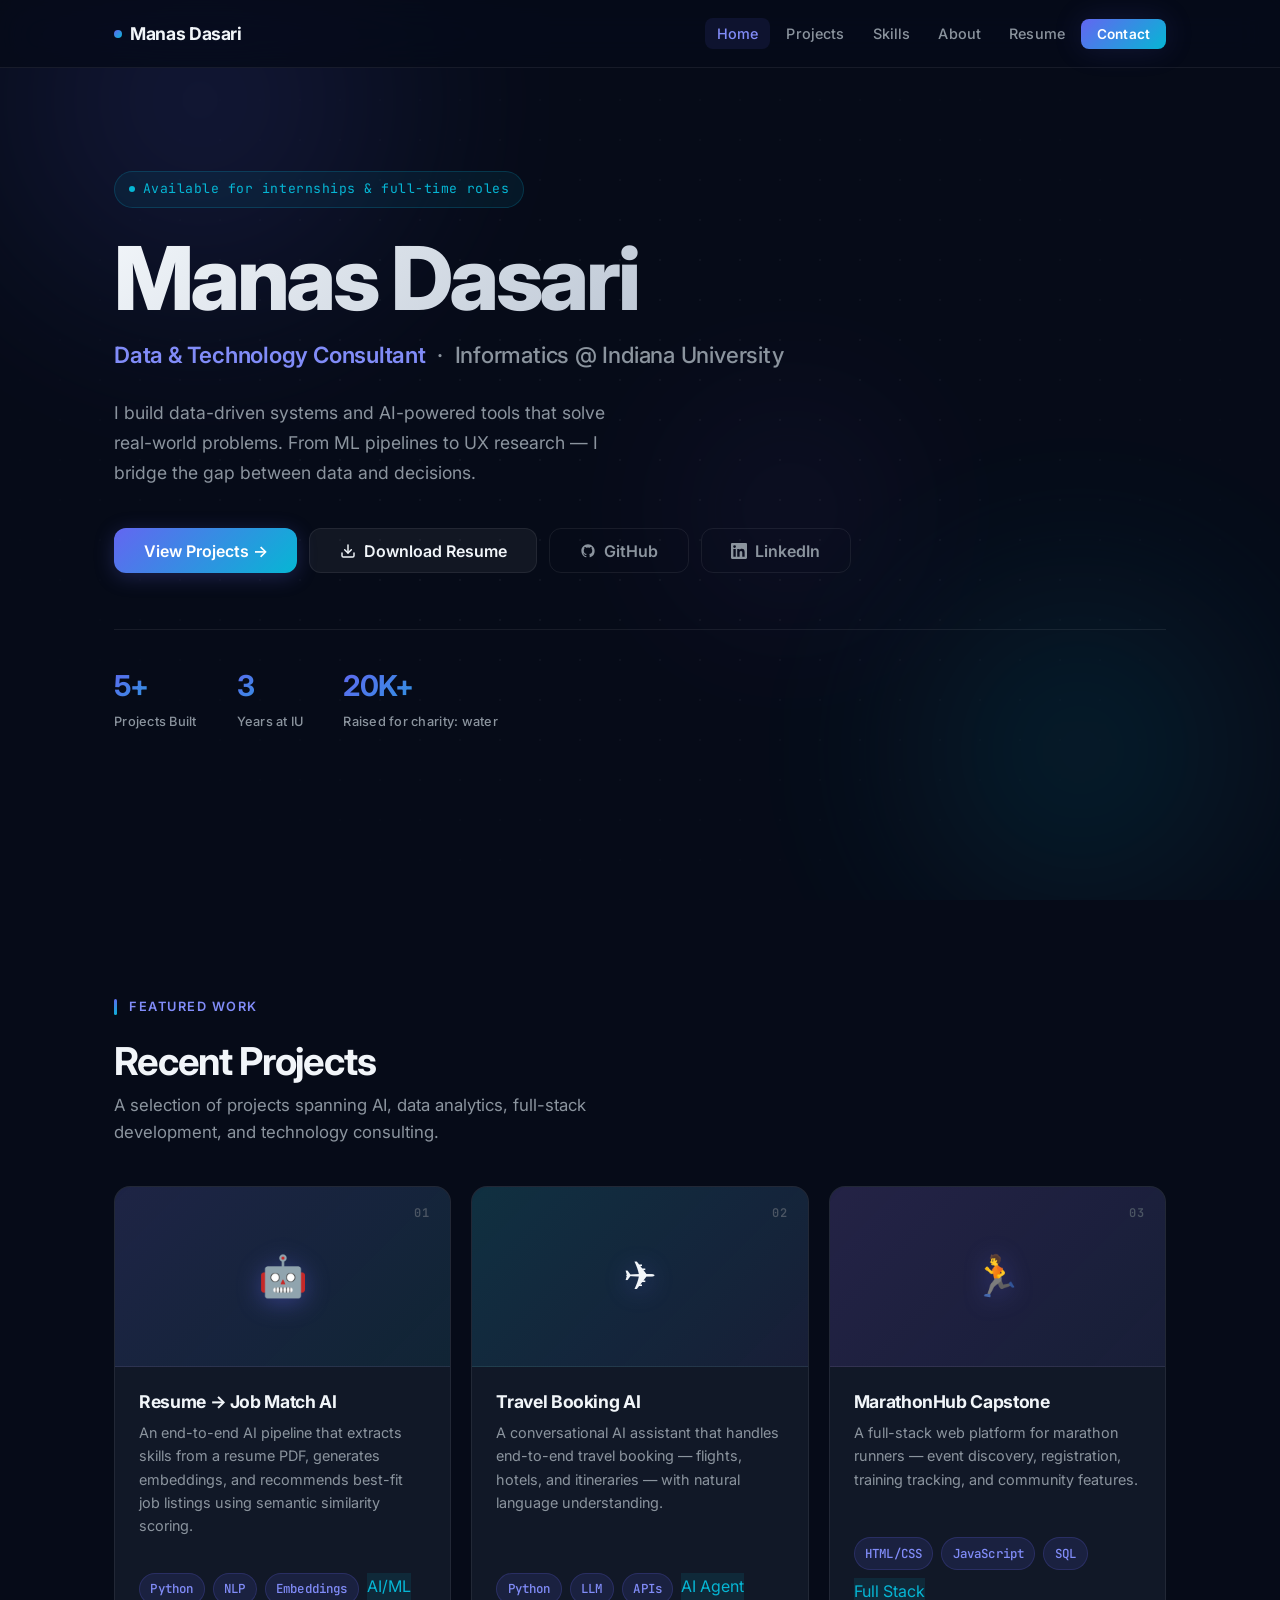
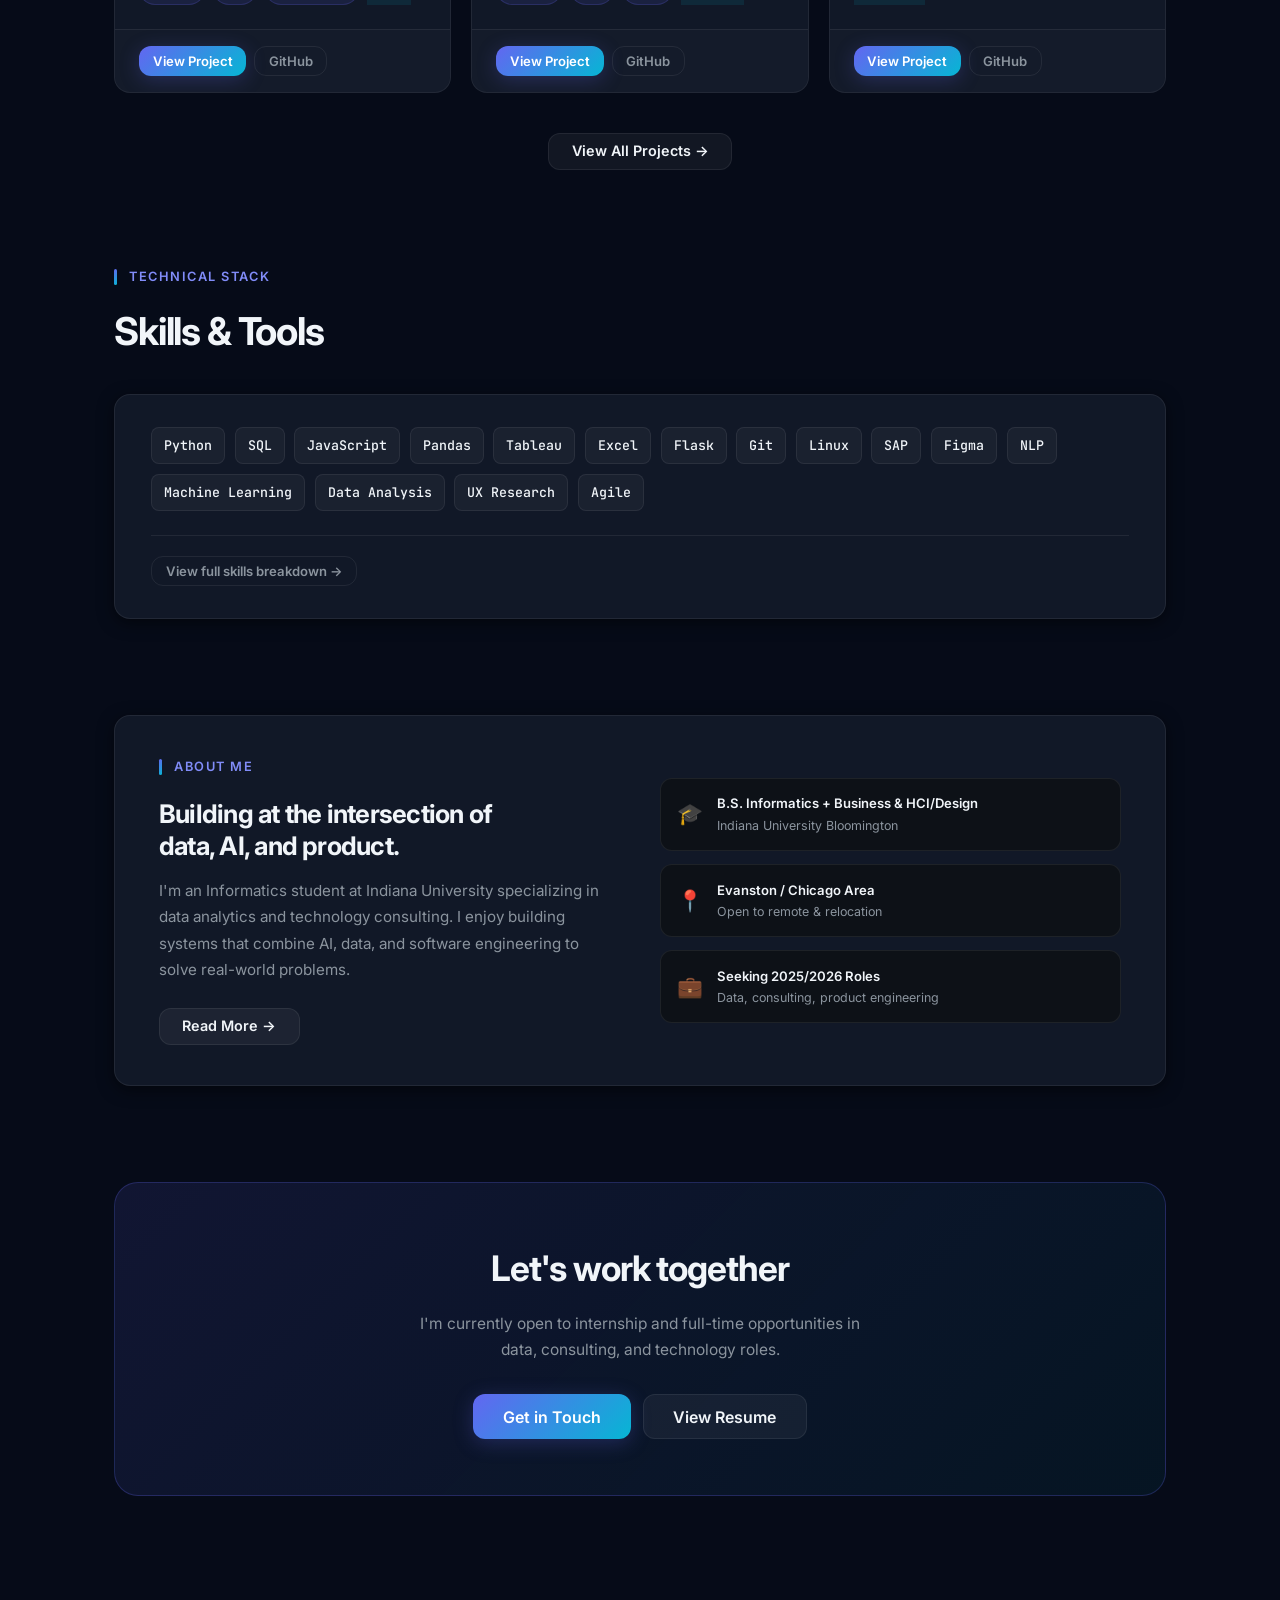
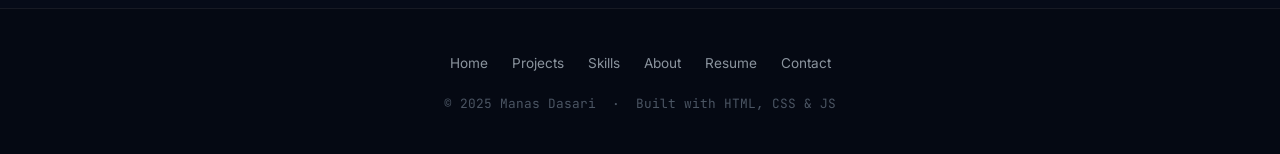
<file: index.html>
<!DOCTYPE html>
<html lang="en">
<head>
  <meta charset="UTF-8">
  <meta name="viewport" content="width=device-width, initial-scale=1.0">
  <meta name="description" content="Manas Dasari — Data & Technology Consultant | Informatics @ Indiana University. Building data-driven systems and AI-powered tools.">
  <title>Manas Dasari — Data & Technology Consultant</title>

  <link rel="preconnect" href="https://fonts.googleapis.com">
  <link rel="preconnect" href="https://fonts.gstatic.com" crossorigin>
  <link href="https://fonts.googleapis.com/css2?family=Inter:wght@400;500;600;700;800&family=JetBrains+Mono:wght@400;500;600&display=swap" rel="stylesheet">
  <link rel="stylesheet" href="css/styles.css">
</head>
<body>

  <!-- ── NAVBAR ─────────────────────────────────────────────── -->
  <nav class="navbar">
    <div class="nav-inner">
      <a href="index.html" class="nav-logo">
        <span class="logo-dot"></span>
        Manas Dasari
      </a>
      <ul class="nav-links">
        <li><a href="index.html">Home</a></li>
        <li><a href="projects.html">Projects</a></li>
        <li><a href="skills.html">Skills</a></li>
        <li><a href="about.html">About</a></li>
        <li><a href="resume.html">Resume</a></li>
        <li><a href="contact.html" class="nav-cta">Contact</a></li>
      </ul>
      <button class="nav-hamburger" aria-label="Toggle menu">
        <span></span><span></span><span></span>
      </button>
    </div>
  </nav>

  <!-- Mobile nav -->
  <div class="nav-mobile">
    <ul>
      <li><a href="index.html">Home</a></li>
      <li><a href="projects.html">Projects</a></li>
      <li><a href="skills.html">Skills</a></li>
      <li><a href="about.html">About</a></li>
      <li><a href="resume.html">Resume</a></li>
      <li><a href="contact.html">Contact</a></li>
    </ul>
  </div>

  <!-- ── HERO ───────────────────────────────────────────────── -->
  <section class="hero">
    <div class="hero-bg">
      <div class="hero-bg-blob"></div>
      <div class="hero-bg-blob"></div>
      <div class="hero-bg-blob"></div>
    </div>
    <div class="hero-grid"></div>

    <div class="hero-content">
      <div class="hero-eyebrow">Available for internships &amp; full-time roles</div>

      <h1 class="hero-name">Manas Dasari</h1>

      <p class="hero-title">
        <span class="highlight">Data &amp; Technology Consultant</span>
        &nbsp;·&nbsp; Informatics @ Indiana University
      </p>

      <p class="hero-desc">
        I build data-driven systems and AI-powered tools that solve real-world problems.
        From ML pipelines to UX research — I bridge the gap between data and decisions.
      </p>

      <div class="hero-actions">
        <a href="projects.html" class="btn btn-primary btn-lg">
          View Projects &rarr;
        </a>
        <a href="assets/resume.pdf" class="btn btn-secondary btn-lg" target="_blank" download>
          <svg width="16" height="16" viewBox="0 0 24 24" fill="none" stroke="currentColor" stroke-width="2.2" stroke-linecap="round" stroke-linejoin="round"><path d="M21 15v4a2 2 0 0 1-2 2H5a2 2 0 0 1-2-2v-4"/><polyline points="7 10 12 15 17 10"/><line x1="12" y1="15" x2="12" y2="3"/></svg>
          Download Resume
        </a>
        <a href="https://github.com/manasdasa" class="btn btn-ghost btn-lg" target="_blank" rel="noopener">
          <svg width="16" height="16" viewBox="0 0 24 24" fill="currentColor"><path d="M12 2C6.477 2 2 6.484 2 12.017c0 4.425 2.865 8.18 6.839 9.504.5.092.682-.217.682-.483 0-.237-.008-.868-.013-1.703-2.782.605-3.369-1.343-3.369-1.343-.454-1.158-1.11-1.466-1.11-1.466-.908-.62.069-.608.069-.608 1.003.07 1.531 1.032 1.531 1.032.892 1.53 2.341 1.088 2.91.832.092-.647.35-1.088.636-1.338-2.22-.253-4.555-1.113-4.555-4.951 0-1.093.39-1.988 1.029-2.688-.103-.253-.446-1.272.098-2.65 0 0 .84-.27 2.75 1.026A9.564 9.564 0 0 1 12 6.844a9.59 9.59 0 0 1 2.504.337c1.909-1.296 2.747-1.027 2.747-1.027.546 1.379.202 2.398.1 2.651.64.7 1.028 1.595 1.028 2.688 0 3.848-2.339 4.695-4.566 4.943.359.309.678.92.678 1.855 0 1.338-.012 2.419-.012 2.747 0 .268.18.58.688.482A10.02 10.02 0 0 0 22 12.017C22 6.484 17.522 2 12 2z"/></svg>
          GitHub
        </a>
        <a href="https://www.linkedin.com/in/manas-dasari-886086213/" class="btn btn-ghost btn-lg" target="_blank" rel="noopener">
          <svg width="16" height="16" viewBox="0 0 24 24" fill="currentColor"><path d="M20.447 20.452h-3.554v-5.569c0-1.328-.027-3.037-1.852-3.037-1.853 0-2.136 1.445-2.136 2.939v5.667H9.351V9h3.414v1.561h.046c.477-.9 1.637-1.85 3.37-1.85 3.601 0 4.267 2.37 4.267 5.455v6.286zM5.337 7.433a2.062 2.062 0 0 1-2.063-2.065 2.064 2.064 0 1 1 2.063 2.065zm1.782 13.019H3.555V9h3.564v11.452zM22.225 0H1.771C.792 0 0 .774 0 1.729v20.542C0 23.227.792 24 1.771 24h20.451C23.2 24 24 23.227 24 22.271V1.729C24 .774 23.2 0 22.222 0h.003z"/></svg>
          LinkedIn
        </a>
      </div>

      <div class="hero-stats">
        <div>
          <div class="hero-stat-value" data-counter="5" data-suffix="+">5+</div>
          <div class="hero-stat-label">Projects Built</div>
        </div>
        <div>
          <div class="hero-stat-value" data-counter="3" data-suffix="">3</div>
          <div class="hero-stat-label">Years at IU</div>
        </div>
        <div>
          <div class="hero-stat-value" data-counter="20" data-suffix="K+">20K+</div>
          <div class="hero-stat-label">Raised for charity: water</div>
        </div>
      </div>
    </div>
  </section>

  <!-- ── FEATURED PROJECTS ────────────────────────────────────── -->
  <section style="padding: 6rem 0;">
    <div class="container">
      <div class="fade-in">
        <div class="section-label">Featured Work</div>
        <h2 class="section-title">Recent Projects</h2>
        <p class="section-subtitle" style="margin-bottom: 2.5rem;">
          A selection of projects spanning AI, data analytics, full-stack development, and technology consulting.
        </p>
      </div>

      <div class="featured-projects stagger">

        <div class="project-card">
          <div class="project-card-header" style="background: linear-gradient(135deg, rgba(99,102,241,0.15) 0%, rgba(6,182,212,0.08) 100%);">
            <span class="card-number">01</span>
            <span class="card-icon">🤖</span>
          </div>
          <div class="project-card-body">
            <h3 class="project-card-title">Resume → Job Match AI</h3>
            <p class="project-card-desc">
              An end-to-end AI pipeline that extracts skills from a resume PDF, generates embeddings,
              and recommends best-fit job listings using semantic similarity scoring.
            </p>
            <div class="tag-group">
              <span class="tag">Python</span>
              <span class="tag">NLP</span>
              <span class="tag">Embeddings</span>
              <span class="tag-cyan">AI/ML</span>
            </div>
          </div>
          <div class="project-card-footer">
            <a href="projects/resume-job-match.html" class="btn btn-primary btn-sm">View Project</a>
            <a href="https://github.com/manasdasa" class="btn btn-ghost btn-sm" target="_blank" rel="noopener">GitHub</a>
          </div>
        </div>

        <div class="project-card">
          <div class="project-card-header" style="background: linear-gradient(135deg, rgba(6,182,212,0.15) 0%, rgba(99,102,241,0.08) 100%);">
            <span class="card-number">02</span>
            <span class="card-icon">✈️</span>
          </div>
          <div class="project-card-body">
            <h3 class="project-card-title">Travel Booking AI</h3>
            <p class="project-card-desc">
              A conversational AI assistant that handles end-to-end travel booking — flights, hotels,
              and itineraries — with natural language understanding.
            </p>
            <div class="tag-group">
              <span class="tag">Python</span>
              <span class="tag">LLM</span>
              <span class="tag">APIs</span>
              <span class="tag-cyan">AI Agent</span>
            </div>
          </div>
          <div class="project-card-footer">
            <a href="projects/travel-booking-ai.html" class="btn btn-primary btn-sm">View Project</a>
            <a href="https://github.com/manasdasa" class="btn btn-ghost btn-sm" target="_blank" rel="noopener">GitHub</a>
          </div>
        </div>

        <div class="project-card">
          <div class="project-card-header" style="background: linear-gradient(135deg, rgba(139,92,246,0.15) 0%, rgba(99,102,241,0.08) 100%);">
            <span class="card-number">03</span>
            <span class="card-icon">🏃</span>
          </div>
          <div class="project-card-body">
            <h3 class="project-card-title">MarathonHub Capstone</h3>
            <p class="project-card-desc">
              A full-stack web platform for marathon runners — event discovery, registration,
              training tracking, and community features.
            </p>
            <div class="tag-group">
              <span class="tag">HTML/CSS</span>
              <span class="tag">JavaScript</span>
              <span class="tag">SQL</span>
              <span class="tag-cyan">Full Stack</span>
            </div>
          </div>
          <div class="project-card-footer">
            <a href="projects/marathonhub.html" class="btn btn-primary btn-sm">View Project</a>
            <a href="https://github.com/manasdasa" class="btn btn-ghost btn-sm" target="_blank" rel="noopener">GitHub</a>
          </div>
        </div>

      </div>

      <div class="fade-in" style="text-align: center; margin-top: 2.5rem;">
        <a href="projects.html" class="btn btn-secondary">
          View All Projects &rarr;
        </a>
      </div>
    </div>
  </section>

  <!-- ── SKILLS SNAPSHOT ──────────────────────────────────────── -->
  <section style="padding: 0 0 6rem;">
    <div class="container">
      <div class="fade-in" style="margin-bottom: 2.5rem;">
        <div class="section-label">Technical Stack</div>
        <h2 class="section-title">Skills &amp; Tools</h2>
      </div>

      <div class="card fade-in" style="padding: 2rem 2.25rem;">
        <div style="display: flex; flex-wrap: wrap; gap: 0.6rem;">
          <span class="skill-pill">Python</span>
          <span class="skill-pill">SQL</span>
          <span class="skill-pill">JavaScript</span>
          <span class="skill-pill">Pandas</span>
          <span class="skill-pill">Tableau</span>
          <span class="skill-pill">Excel</span>
          <span class="skill-pill">Flask</span>
          <span class="skill-pill">Git</span>
          <span class="skill-pill">Linux</span>
          <span class="skill-pill">SAP</span>
          <span class="skill-pill">Figma</span>
          <span class="skill-pill">NLP</span>
          <span class="skill-pill">Machine Learning</span>
          <span class="skill-pill">Data Analysis</span>
          <span class="skill-pill">UX Research</span>
          <span class="skill-pill">Agile</span>
        </div>
        <div style="margin-top: 1.5rem; padding-top: 1.25rem; border-top: 1px solid var(--border);">
          <a href="skills.html" class="btn btn-ghost btn-sm">View full skills breakdown &rarr;</a>
        </div>
      </div>
    </div>
  </section>

  <!-- ── ABOUT TEASER ──────────────────────────────────────────── -->
  <section style="padding: 0 0 6rem;">
    <div class="container">
      <div class="card fade-in" style="display: grid; grid-template-columns: 1fr 1fr; gap: 2.5rem; align-items: center; padding: 2.5rem 2.75rem;">
        <div>
          <div class="section-label">About Me</div>
          <h2 style="font-size: 1.6rem; font-weight: 700; letter-spacing: -0.03em; margin-bottom: 1rem; line-height: 1.25;">
            Building at the intersection of<br>data, AI, and product.
          </h2>
          <p style="color: var(--muted); font-size: 0.95rem; line-height: 1.75; margin-bottom: 1.5rem;">
            I'm an Informatics student at Indiana University specializing in data analytics
            and technology consulting. I enjoy building systems that combine AI, data, and
            software engineering to solve real-world problems.
          </p>
          <a href="about.html" class="btn btn-secondary">Read More &rarr;</a>
        </div>
        <div>
          <div style="display: flex; flex-direction: column; gap: 0.85rem;">
            <div style="display: flex; align-items: center; gap: 0.85rem; padding: 0.85rem 1rem; background: var(--surface); border: 1px solid var(--border); border-radius: var(--radius-md);">
              <span style="font-size: 1.3rem;">🎓</span>
              <div>
                <div style="font-size: 0.82rem; font-weight: 600; color: var(--text);">B.S. Informatics + Business &amp; HCI/Design</div>
                <div style="font-size: 0.78rem; color: var(--muted);">Indiana University Bloomington</div>
              </div>
            </div>
            <div style="display: flex; align-items: center; gap: 0.85rem; padding: 0.85rem 1rem; background: var(--surface); border: 1px solid var(--border); border-radius: var(--radius-md);">
              <span style="font-size: 1.3rem;">📍</span>
              <div>
                <div style="font-size: 0.82rem; font-weight: 600; color: var(--text);">Evanston / Chicago Area</div>
                <div style="font-size: 0.78rem; color: var(--muted);">Open to remote &amp; relocation</div>
              </div>
            </div>
            <div style="display: flex; align-items: center; gap: 0.85rem; padding: 0.85rem 1rem; background: var(--surface); border: 1px solid var(--border); border-radius: var(--radius-md);">
              <span style="font-size: 1.3rem;">💼</span>
              <div>
                <div style="font-size: 0.82rem; font-weight: 600; color: var(--text);">Seeking 2025/2026 Roles</div>
                <div style="font-size: 0.78rem; color: var(--muted);">Data, consulting, product engineering</div>
              </div>
            </div>
          </div>
        </div>
      </div>
    </div>
  </section>

  <!-- ── CTA STRIP ─────────────────────────────────────────────── -->
  <section style="padding: 0 0 7rem;">
    <div class="container">
      <div class="fade-in" style="background: linear-gradient(135deg, rgba(99,102,241,0.12) 0%, rgba(6,182,212,0.06) 100%); border: 1px solid rgba(99,102,241,0.25); border-radius: var(--radius-xl); padding: 3.5rem 2.5rem; text-align: center;">
        <h2 style="font-size: clamp(1.6rem, 3vw, 2.2rem); font-weight: 700; letter-spacing: -0.03em; margin-bottom: 0.75rem;">
          Let's work together
        </h2>
        <p style="color: var(--muted); max-width: 460px; margin: 0 auto 2rem; font-size: 0.97rem; line-height: 1.65;">
          I'm currently open to internship and full-time opportunities in data, consulting, and technology roles.
        </p>
        <div style="display: flex; gap: 0.75rem; justify-content: center; flex-wrap: wrap;">
          <a href="contact.html" class="btn btn-primary btn-lg">Get in Touch</a>
          <a href="resume.html" class="btn btn-secondary btn-lg">View Resume</a>
        </div>
      </div>
    </div>
  </section>

  <!-- ── FOOTER ─────────────────────────────────────────────────── -->
  <footer class="footer">
    <div class="footer-inner">
      <ul class="footer-links">
        <li><a href="index.html">Home</a></li>
        <li><a href="projects.html">Projects</a></li>
        <li><a href="skills.html">Skills</a></li>
        <li><a href="about.html">About</a></li>
        <li><a href="resume.html">Resume</a></li>
        <li><a href="contact.html">Contact</a></li>
      </ul>
      <p class="footer-copy">
        &copy; 2025 Manas Dasari &nbsp;·&nbsp; Built with HTML, CSS &amp; JS
      </p>
    </div>
  </footer>

  <script src="js/script.js"></script>
</body>
</html>
</file>
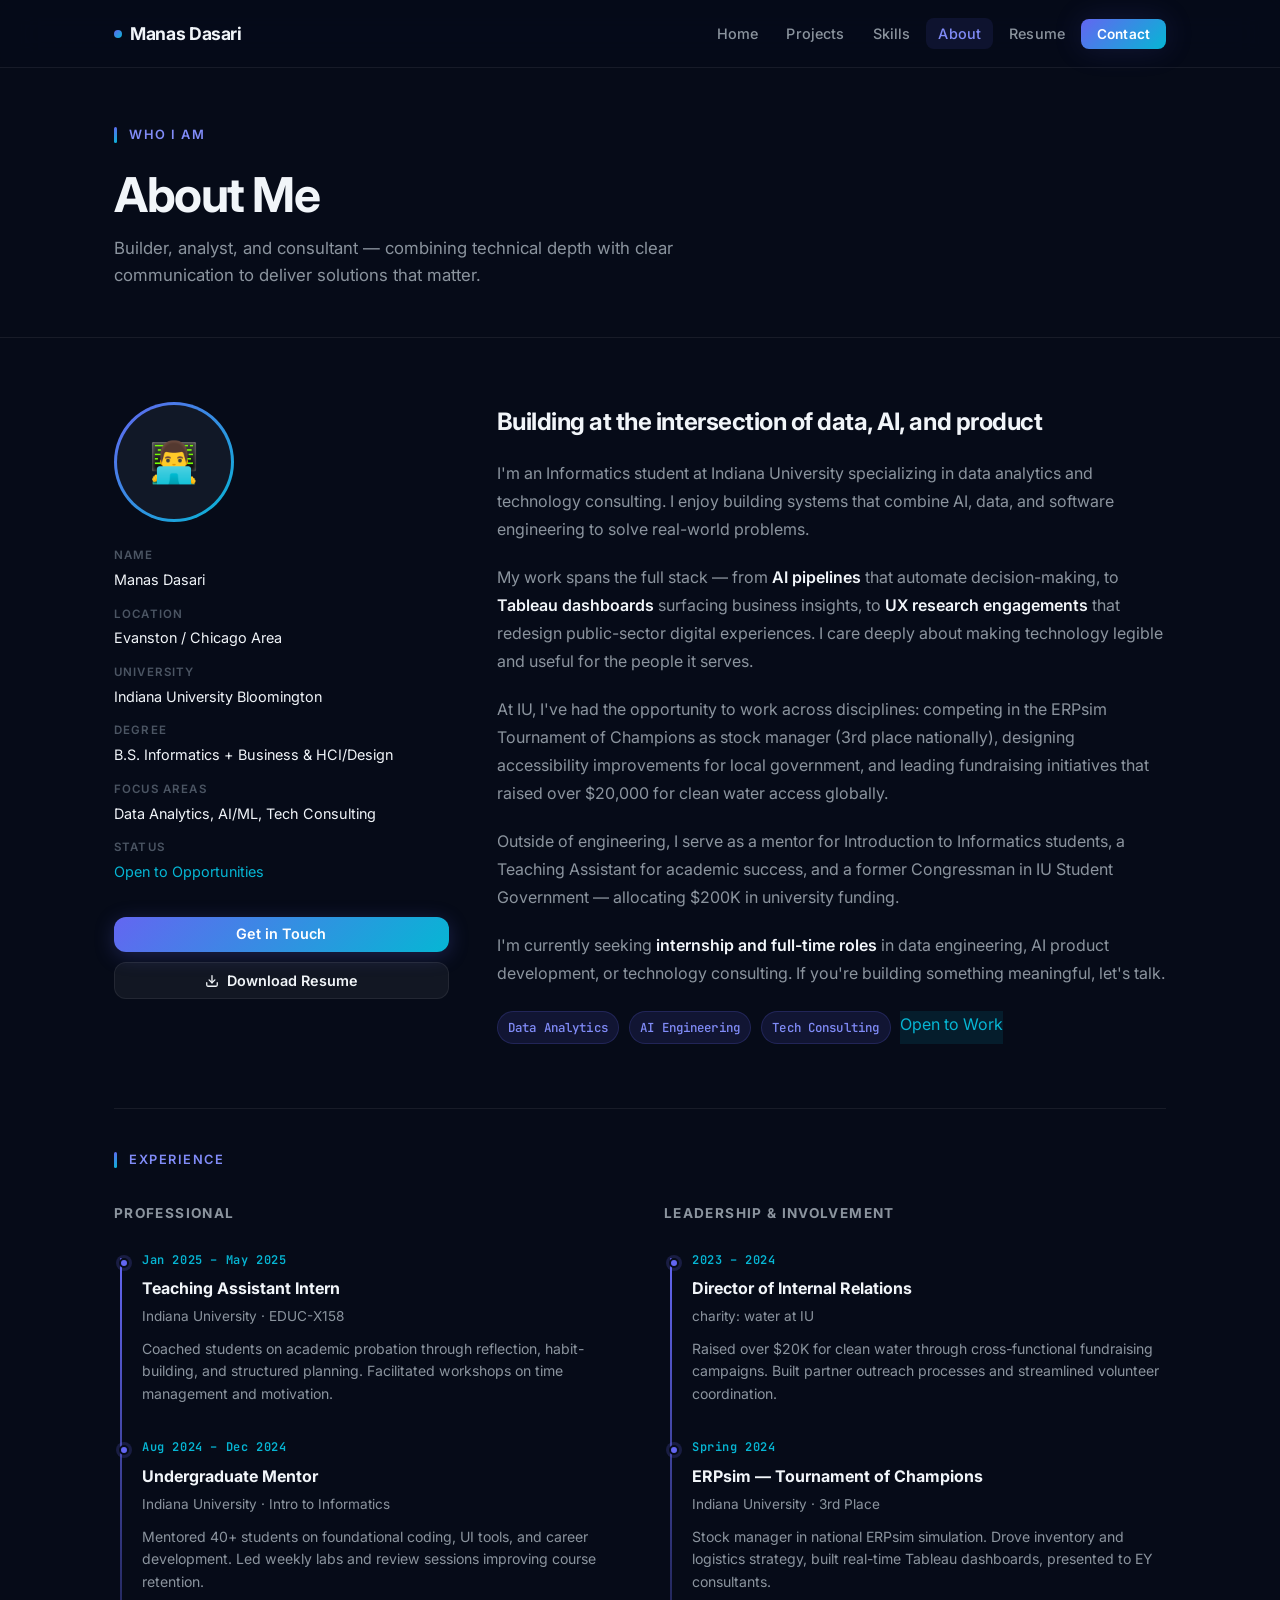
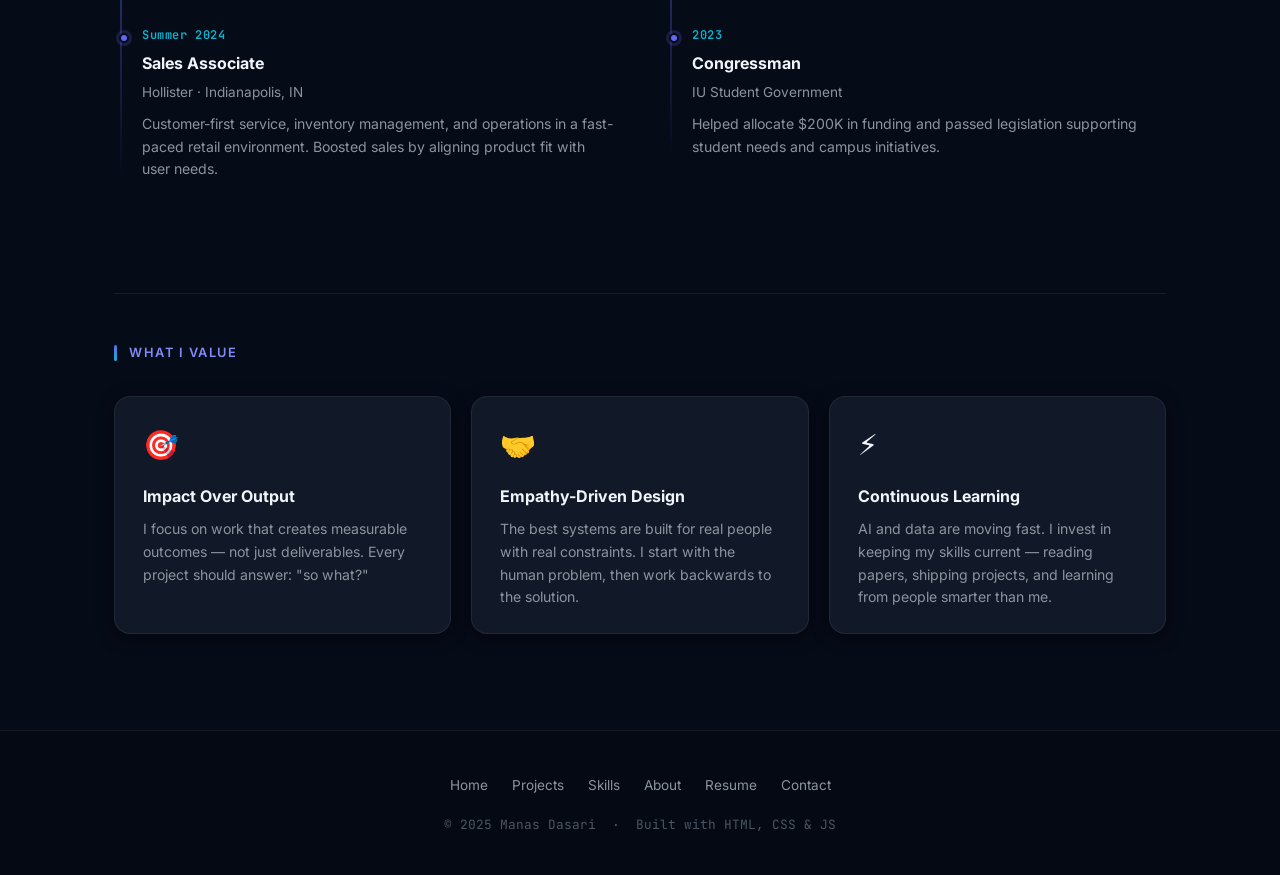
<file: about.html>
<!DOCTYPE html>
<html lang="en">
<head>
  <meta charset="UTF-8">
  <meta name="viewport" content="width=device-width, initial-scale=1.0">
  <meta name="description" content="About Manas Dasari — Informatics student at Indiana University, data analytics and technology consulting specialist.">
  <title>About — Manas Dasari</title>

  <link rel="preconnect" href="https://fonts.googleapis.com">
  <link rel="preconnect" href="https://fonts.gstatic.com" crossorigin>
  <link href="https://fonts.googleapis.com/css2?family=Inter:wght@400;500;600;700;800&family=JetBrains+Mono:wght@400;500;600&display=swap" rel="stylesheet">
  <link rel="stylesheet" href="css/styles.css">
</head>
<body>

  <!-- ── NAVBAR ─────────────────────────────────────────────── -->
  <nav class="navbar">
    <div class="nav-inner">
      <a href="index.html" class="nav-logo">
        <span class="logo-dot"></span>
        Manas Dasari
      </a>
      <ul class="nav-links">
        <li><a href="index.html">Home</a></li>
        <li><a href="projects.html">Projects</a></li>
        <li><a href="skills.html">Skills</a></li>
        <li><a href="about.html">About</a></li>
        <li><a href="resume.html">Resume</a></li>
        <li><a href="contact.html" class="nav-cta">Contact</a></li>
      </ul>
      <button class="nav-hamburger" aria-label="Toggle menu">
        <span></span><span></span><span></span>
      </button>
    </div>
  </nav>

  <!-- Mobile nav -->
  <div class="nav-mobile">
    <ul>
      <li><a href="index.html">Home</a></li>
      <li><a href="projects.html">Projects</a></li>
      <li><a href="skills.html">Skills</a></li>
      <li><a href="about.html">About</a></li>
      <li><a href="resume.html">Resume</a></li>
      <li><a href="contact.html">Contact</a></li>
    </ul>
  </div>

  <!-- ── PAGE HERO ──────────────────────────────────────────── -->
  <div class="page-hero">
    <div class="container">
      <div class="section-label">Who I Am</div>
      <h1 class="section-title" style="font-size: clamp(2rem, 4vw, 3rem); margin-bottom: 0.75rem;">About Me</h1>
      <p class="section-subtitle">
        Builder, analyst, and consultant — combining technical depth with clear communication
        to deliver solutions that matter.
      </p>
    </div>
  </div>

  <div class="container" style="padding-bottom: 6rem;">

    <!-- Bio Grid -->
    <div class="about-grid fade-in" style="margin-bottom: 4rem;">

      <!-- Sidebar -->
      <div class="about-sidebar">
        <div class="avatar-ring">
          <div class="avatar-inner">👨‍💻</div>
        </div>

        <ul class="about-info-list">
          <li>
            <span class="info-label">Name</span>
            <span class="info-value">Manas Dasari</span>
          </li>
          <li>
            <span class="info-label">Location</span>
            <span class="info-value">Evanston / Chicago Area</span>
          </li>
          <li>
            <span class="info-label">University</span>
            <span class="info-value">Indiana University Bloomington</span>
          </li>
          <li>
            <span class="info-label">Degree</span>
            <span class="info-value">B.S. Informatics + Business &amp; HCI/Design</span>
          </li>
          <li>
            <span class="info-label">Focus Areas</span>
            <span class="info-value">Data Analytics, AI/ML, Tech Consulting</span>
          </li>
          <li>
            <span class="info-label">Status</span>
            <span class="info-value" style="color: var(--cyan);">Open to Opportunities</span>
          </li>
        </ul>

        <div style="margin-top: 2rem; display: flex; flex-direction: column; gap: 0.65rem;">
          <a href="contact.html" class="btn btn-primary" style="width: 100%; justify-content: center;">Get in Touch</a>
          <a href="assets/resume.pdf" class="btn btn-secondary" style="width: 100%; justify-content: center;" target="_blank" download>
            <svg width="14" height="14" viewBox="0 0 24 24" fill="none" stroke="currentColor" stroke-width="2.2" stroke-linecap="round" stroke-linejoin="round"><path d="M21 15v4a2 2 0 0 1-2 2H5a2 2 0 0 1-2-2v-4"/><polyline points="7 10 12 15 17 10"/><line x1="12" y1="15" x2="12" y2="3"/></svg>
            Download Resume
          </a>
        </div>
      </div>

      <!-- Main content -->
      <div class="about-content">
        <h2>Building at the intersection of data, AI, and product</h2>

        <p>
          I'm an Informatics student at Indiana University specializing in data analytics
          and technology consulting. I enjoy building systems that combine AI, data, and
          software engineering to solve real-world problems.
        </p>

        <p>
          My work spans the full stack — from <strong>AI pipelines</strong> that automate decision-making,
          to <strong>Tableau dashboards</strong> surfacing business insights, to <strong>UX research
          engagements</strong> that redesign public-sector digital experiences. I care deeply about
          making technology legible and useful for the people it serves.
        </p>

        <p>
          At IU, I've had the opportunity to work across disciplines: competing in the ERPsim
          Tournament of Champions as stock manager (3rd place nationally), designing accessibility
          improvements for local government, and leading fundraising initiatives that raised over
          $20,000 for clean water access globally.
        </p>

        <p>
          Outside of engineering, I serve as a mentor for Introduction to Informatics students,
          a Teaching Assistant for academic success, and a former Congressman in IU Student
          Government — allocating $200K in university funding.
        </p>

        <p>
          I'm currently seeking <strong>internship and full-time roles</strong> in data engineering,
          AI product development, or technology consulting. If you're building something meaningful,
          let's talk.
        </p>

        <div style="margin-top: 1.5rem; display: flex; flex-wrap: wrap; gap: 0.6rem;">
          <span class="tag">Data Analytics</span>
          <span class="tag">AI Engineering</span>
          <span class="tag">Tech Consulting</span>
          <span class="tag-cyan">Open to Work</span>
        </div>
      </div>

    </div>

    <hr class="divider">

    <!-- Experience Timeline -->
    <div class="section fade-in">
      <div class="section-label" style="margin-bottom: 2rem;">Experience</div>

      <div class="two-col-grid">

        <div>
          <h3 style="font-size: 0.85rem; font-weight: 700; text-transform: uppercase; letter-spacing: 0.1em; color: var(--muted); margin-bottom: 1.5rem;">Professional</h3>
          <div class="timeline">
            <div class="timeline-item">
              <div class="timeline-date">Jan 2025 – May 2025</div>
              <div class="timeline-title">Teaching Assistant Intern</div>
              <div class="timeline-org">Indiana University · EDUC-X158</div>
              <div class="timeline-desc">Coached students on academic probation through reflection, habit-building, and structured planning. Facilitated workshops on time management and motivation.</div>
            </div>
            <div class="timeline-item">
              <div class="timeline-date">Aug 2024 – Dec 2024</div>
              <div class="timeline-title">Undergraduate Mentor</div>
              <div class="timeline-org">Indiana University · Intro to Informatics</div>
              <div class="timeline-desc">Mentored 40+ students on foundational coding, UI tools, and career development. Led weekly labs and review sessions improving course retention.</div>
            </div>
            <div class="timeline-item">
              <div class="timeline-date">Summer 2024</div>
              <div class="timeline-title">Sales Associate</div>
              <div class="timeline-org">Hollister · Indianapolis, IN</div>
              <div class="timeline-desc">Customer-first service, inventory management, and operations in a fast-paced retail environment. Boosted sales by aligning product fit with user needs.</div>
            </div>
          </div>
        </div>

        <div>
          <h3 style="font-size: 0.85rem; font-weight: 700; text-transform: uppercase; letter-spacing: 0.1em; color: var(--muted); margin-bottom: 1.5rem;">Leadership &amp; Involvement</h3>
          <div class="timeline">
            <div class="timeline-item">
              <div class="timeline-date">2023 – 2024</div>
              <div class="timeline-title">Director of Internal Relations</div>
              <div class="timeline-org">charity: water at IU</div>
              <div class="timeline-desc">Raised over $20K for clean water through cross-functional fundraising campaigns. Built partner outreach processes and streamlined volunteer coordination.</div>
            </div>
            <div class="timeline-item">
              <div class="timeline-date">Spring 2024</div>
              <div class="timeline-title">ERPsim — Tournament of Champions</div>
              <div class="timeline-org">Indiana University · 3rd Place</div>
              <div class="timeline-desc">Stock manager in national ERPsim simulation. Drove inventory and logistics strategy, built real-time Tableau dashboards, presented to EY consultants.</div>
            </div>
            <div class="timeline-item">
              <div class="timeline-date">2023</div>
              <div class="timeline-title">Congressman</div>
              <div class="timeline-org">IU Student Government</div>
              <div class="timeline-desc">Helped allocate $200K in funding and passed legislation supporting student needs and campus initiatives.</div>
            </div>
          </div>
        </div>

      </div>
    </div>

    <hr class="divider">

    <!-- Values section -->
    <div class="fade-in" style="margin-top: 3rem;">
      <div class="section-label" style="margin-bottom: 2rem;">What I Value</div>
      <div class="grid-3 stagger">
        <div class="card" style="padding: 1.5rem 1.75rem;">
          <div style="font-size: 1.8rem; margin-bottom: 0.85rem;">🎯</div>
          <h3 style="font-size: 1rem; font-weight: 700; margin-bottom: 0.5rem;">Impact Over Output</h3>
          <p style="font-size: 0.88rem; color: var(--muted); line-height: 1.6;">I focus on work that creates measurable outcomes — not just deliverables. Every project should answer: "so what?"</p>
        </div>
        <div class="card" style="padding: 1.5rem 1.75rem;">
          <div style="font-size: 1.8rem; margin-bottom: 0.85rem;">🤝</div>
          <h3 style="font-size: 1rem; font-weight: 700; margin-bottom: 0.5rem;">Empathy-Driven Design</h3>
          <p style="font-size: 0.88rem; color: var(--muted); line-height: 1.6;">The best systems are built for real people with real constraints. I start with the human problem, then work backwards to the solution.</p>
        </div>
        <div class="card" style="padding: 1.5rem 1.75rem;">
          <div style="font-size: 1.8rem; margin-bottom: 0.85rem;">⚡</div>
          <h3 style="font-size: 1rem; font-weight: 700; margin-bottom: 0.5rem;">Continuous Learning</h3>
          <p style="font-size: 0.88rem; color: var(--muted); line-height: 1.6;">AI and data are moving fast. I invest in keeping my skills current — reading papers, shipping projects, and learning from people smarter than me.</p>
        </div>
      </div>
    </div>

  </div>

  <!-- ── FOOTER ─────────────────────────────────────────────────── -->
  <footer class="footer">
    <div class="footer-inner">
      <ul class="footer-links">
        <li><a href="index.html">Home</a></li>
        <li><a href="projects.html">Projects</a></li>
        <li><a href="skills.html">Skills</a></li>
        <li><a href="about.html">About</a></li>
        <li><a href="resume.html">Resume</a></li>
        <li><a href="contact.html">Contact</a></li>
      </ul>
      <p class="footer-copy">
        &copy; 2025 Manas Dasari &nbsp;·&nbsp; Built with HTML, CSS &amp; JS
      </p>
    </div>
  </footer>

  <script src="js/script.js"></script>
</body>
</html>
</file>
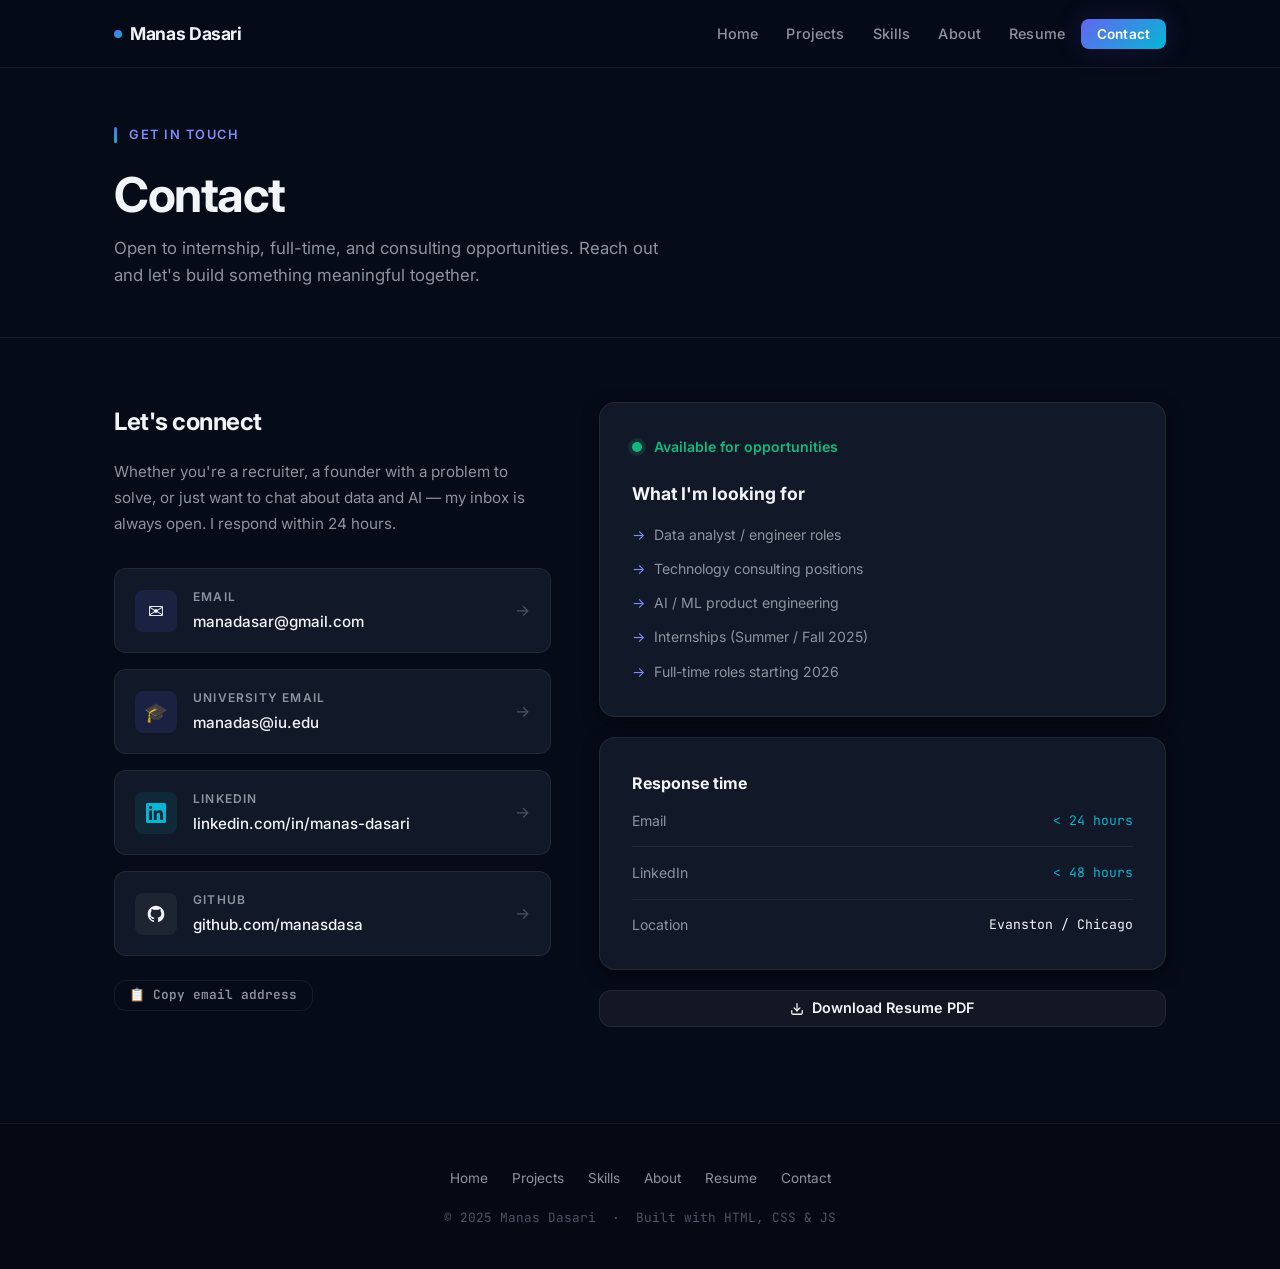
<file: contact.html>
<!DOCTYPE html>
<html lang="en">
<head>
  <meta charset="UTF-8">
  <meta name="viewport" content="width=device-width, initial-scale=1.0">
  <meta name="description" content="Contact Manas Dasari — reach out via email, LinkedIn, or GitHub.">
  <title>Contact — Manas Dasari</title>

  <link rel="preconnect" href="https://fonts.googleapis.com">
  <link rel="preconnect" href="https://fonts.gstatic.com" crossorigin>
  <link href="https://fonts.googleapis.com/css2?family=Inter:wght@400;500;600;700;800&family=JetBrains+Mono:wght@400;500;600&display=swap" rel="stylesheet">
  <link rel="stylesheet" href="css/styles.css">
</head>
<body>

  <!-- ── NAVBAR ─────────────────────────────────────────────── -->
  <nav class="navbar">
    <div class="nav-inner">
      <a href="index.html" class="nav-logo">
        <span class="logo-dot"></span>
        Manas Dasari
      </a>
      <ul class="nav-links">
        <li><a href="index.html">Home</a></li>
        <li><a href="projects.html">Projects</a></li>
        <li><a href="skills.html">Skills</a></li>
        <li><a href="about.html">About</a></li>
        <li><a href="resume.html">Resume</a></li>
        <li><a href="contact.html" class="nav-cta">Contact</a></li>
      </ul>
      <button class="nav-hamburger" aria-label="Toggle menu">
        <span></span><span></span><span></span>
      </button>
    </div>
  </nav>

  <!-- Mobile nav -->
  <div class="nav-mobile">
    <ul>
      <li><a href="index.html">Home</a></li>
      <li><a href="projects.html">Projects</a></li>
      <li><a href="skills.html">Skills</a></li>
      <li><a href="about.html">About</a></li>
      <li><a href="resume.html">Resume</a></li>
      <li><a href="contact.html">Contact</a></li>
    </ul>
  </div>

  <!-- ── PAGE HERO ──────────────────────────────────────────── -->
  <div class="page-hero">
    <div class="container">
      <div class="section-label">Get in Touch</div>
      <h1 class="section-title" style="font-size: clamp(2rem, 4vw, 3rem); margin-bottom: 0.75rem;">Contact</h1>
      <p class="section-subtitle">
        Open to internship, full-time, and consulting opportunities.
        Reach out and let's build something meaningful together.
      </p>
    </div>
  </div>

  <div class="container" style="padding-bottom: 6rem;">

    <div class="contact-grid fade-in">

      <!-- Left: info -->
      <div class="contact-info">
        <h2>Let's connect</h2>
        <p>
          Whether you're a recruiter, a founder with a problem to solve, or just want to
          chat about data and AI — my inbox is always open. I respond within 24 hours.
        </p>

        <div class="contact-links">

          <a href="mailto:manadasar@gmail.com" class="contact-link">
            <div class="contact-link-icon email">✉️</div>
            <div class="contact-link-text">
              <span class="contact-link-label">Email</span>
              <span class="contact-link-value">manadasar@gmail.com</span>
            </div>
            <span class="contact-link-arrow">→</span>
          </a>

          <a href="mailto:manadas@iu.edu" class="contact-link">
            <div class="contact-link-icon email">🎓</div>
            <div class="contact-link-text">
              <span class="contact-link-label">University Email</span>
              <span class="contact-link-value">manadas@iu.edu</span>
            </div>
            <span class="contact-link-arrow">→</span>
          </a>

          <a href="https://www.linkedin.com/in/manas-dasari-886086213/" class="contact-link" target="_blank" rel="noopener">
            <div class="contact-link-icon linkedin">
              <svg width="20" height="20" viewBox="0 0 24 24" fill="var(--cyan)"><path d="M20.447 20.452h-3.554v-5.569c0-1.328-.027-3.037-1.852-3.037-1.853 0-2.136 1.445-2.136 2.939v5.667H9.351V9h3.414v1.561h.046c.477-.9 1.637-1.85 3.37-1.85 3.601 0 4.267 2.37 4.267 5.455v6.286zM5.337 7.433a2.062 2.062 0 0 1-2.063-2.065 2.064 2.064 0 1 1 2.063 2.065zm1.782 13.019H3.555V9h3.564v11.452zM22.225 0H1.771C.792 0 0 .774 0 1.729v20.542C0 23.227.792 24 1.771 24h20.451C23.2 24 24 23.227 24 22.271V1.729C24 .774 23.2 0 22.222 0h.003z"/></svg>
            </div>
            <div class="contact-link-text">
              <span class="contact-link-label">LinkedIn</span>
              <span class="contact-link-value">linkedin.com/in/manas-dasari</span>
            </div>
            <span class="contact-link-arrow">→</span>
          </a>

          <a href="https://github.com/manasdasa" class="contact-link" target="_blank" rel="noopener">
            <div class="contact-link-icon github">
              <svg width="20" height="20" viewBox="0 0 24 24" fill="var(--text)"><path d="M12 2C6.477 2 2 6.484 2 12.017c0 4.425 2.865 8.18 6.839 9.504.5.092.682-.217.682-.483 0-.237-.008-.868-.013-1.703-2.782.605-3.369-1.343-3.369-1.343-.454-1.158-1.11-1.466-1.11-1.466-.908-.62.069-.608.069-.608 1.003.07 1.531 1.032 1.531 1.032.892 1.53 2.341 1.088 2.91.832.092-.647.35-1.088.636-1.338-2.22-.253-4.555-1.113-4.555-4.951 0-1.093.39-1.988 1.029-2.688-.103-.253-.446-1.272.098-2.65 0 0 .84-.27 2.75 1.026A9.564 9.564 0 0 1 12 6.844a9.59 9.59 0 0 1 2.504.337c1.909-1.296 2.747-1.027 2.747-1.027.546 1.379.202 2.398.1 2.651.64.7 1.028 1.595 1.028 2.688 0 3.848-2.339 4.695-4.566 4.943.359.309.678.92.678 1.855 0 1.338-.012 2.419-.012 2.747 0 .268.18.58.688.482A10.02 10.02 0 0 0 22 12.017C22 6.484 17.522 2 12 2z"/></svg>
            </div>
            <div class="contact-link-text">
              <span class="contact-link-label">GitHub</span>
              <span class="contact-link-value">github.com/manasdasa</span>
            </div>
            <span class="contact-link-arrow">→</span>
          </a>

        </div>

        <!-- Copy email button -->
        <div style="margin-top: 1.5rem;">
          <button
            class="btn btn-ghost"
            data-copy-email="manadasar@gmail.com"
            style="font-family: var(--font-mono); font-size: 0.8rem;"
          >
            📋 Copy email address
          </button>
        </div>
      </div>

      <!-- Right: availability card -->
      <div>
        <div class="card" style="margin-bottom: 1.25rem; padding: 2rem;">
          <div style="display: flex; align-items: center; gap: 0.75rem; margin-bottom: 1.25rem;">
            <div style="width: 10px; height: 10px; border-radius: 50%; background: #10b981; box-shadow: 0 0 0 4px rgba(16,185,129,0.15); animation: pulse 2s infinite;"></div>
            <span style="font-size: 0.88rem; font-weight: 600; color: #10b981;">Available for opportunities</span>
          </div>
          <h3 style="font-size: 1.1rem; font-weight: 700; margin-bottom: 0.5rem;">What I'm looking for</h3>
          <ul style="list-style: none; display: flex; flex-direction: column; gap: 0.65rem; margin-top: 0.85rem;">
            <li style="display: flex; align-items: center; gap: 0.6rem; font-size: 0.88rem; color: var(--muted);">
              <span style="color: var(--accent-light);">→</span> Data analyst / engineer roles
            </li>
            <li style="display: flex; align-items: center; gap: 0.6rem; font-size: 0.88rem; color: var(--muted);">
              <span style="color: var(--accent-light);">→</span> Technology consulting positions
            </li>
            <li style="display: flex; align-items: center; gap: 0.6rem; font-size: 0.88rem; color: var(--muted);">
              <span style="color: var(--accent-light);">→</span> AI / ML product engineering
            </li>
            <li style="display: flex; align-items: center; gap: 0.6rem; font-size: 0.88rem; color: var(--muted);">
              <span style="color: var(--accent-light);">→</span> Internships (Summer / Fall 2025)
            </li>
            <li style="display: flex; align-items: center; gap: 0.6rem; font-size: 0.88rem; color: var(--muted);">
              <span style="color: var(--accent-light);">→</span> Full-time roles starting 2026
            </li>
          </ul>
        </div>

        <div class="card" style="padding: 2rem;">
          <h3 style="font-size: 1rem; font-weight: 700; margin-bottom: 0.75rem;">Response time</h3>
          <div style="display: flex; flex-direction: column; gap: 0.85rem;">
            <div style="display: flex; justify-content: space-between; align-items: center;">
              <span style="font-size: 0.88rem; color: var(--muted);">Email</span>
              <span style="font-family: var(--font-mono); font-size: 0.82rem; color: var(--cyan);">&lt; 24 hours</span>
            </div>
            <div style="height: 1px; background: var(--border);"></div>
            <div style="display: flex; justify-content: space-between; align-items: center;">
              <span style="font-size: 0.88rem; color: var(--muted);">LinkedIn</span>
              <span style="font-family: var(--font-mono); font-size: 0.82rem; color: var(--cyan);">&lt; 48 hours</span>
            </div>
            <div style="height: 1px; background: var(--border);"></div>
            <div style="display: flex; justify-content: space-between; align-items: center;">
              <span style="font-size: 0.88rem; color: var(--muted);">Location</span>
              <span style="font-family: var(--font-mono); font-size: 0.82rem; color: var(--text);">Evanston / Chicago</span>
            </div>
          </div>
        </div>

        <div style="margin-top: 1.25rem;">
          <a href="assets/resume.pdf" class="btn btn-secondary" style="width: 100%; justify-content: center;" target="_blank" download>
            <svg width="14" height="14" viewBox="0 0 24 24" fill="none" stroke="currentColor" stroke-width="2.2" stroke-linecap="round" stroke-linejoin="round"><path d="M21 15v4a2 2 0 0 1-2 2H5a2 2 0 0 1-2-2v-4"/><polyline points="7 10 12 15 17 10"/><line x1="12" y1="15" x2="12" y2="3"/></svg>
            Download Resume PDF
          </a>
        </div>
      </div>

    </div>

  </div>

  <!-- ── FOOTER ─────────────────────────────────────────────────── -->
  <footer class="footer">
    <div class="footer-inner">
      <ul class="footer-links">
        <li><a href="index.html">Home</a></li>
        <li><a href="projects.html">Projects</a></li>
        <li><a href="skills.html">Skills</a></li>
        <li><a href="about.html">About</a></li>
        <li><a href="resume.html">Resume</a></li>
        <li><a href="contact.html">Contact</a></li>
      </ul>
      <p class="footer-copy">
        &copy; 2025 Manas Dasari &nbsp;·&nbsp; Built with HTML, CSS &amp; JS
      </p>
    </div>
  </footer>

  <script src="js/script.js"></script>
</body>
</html>
</file>
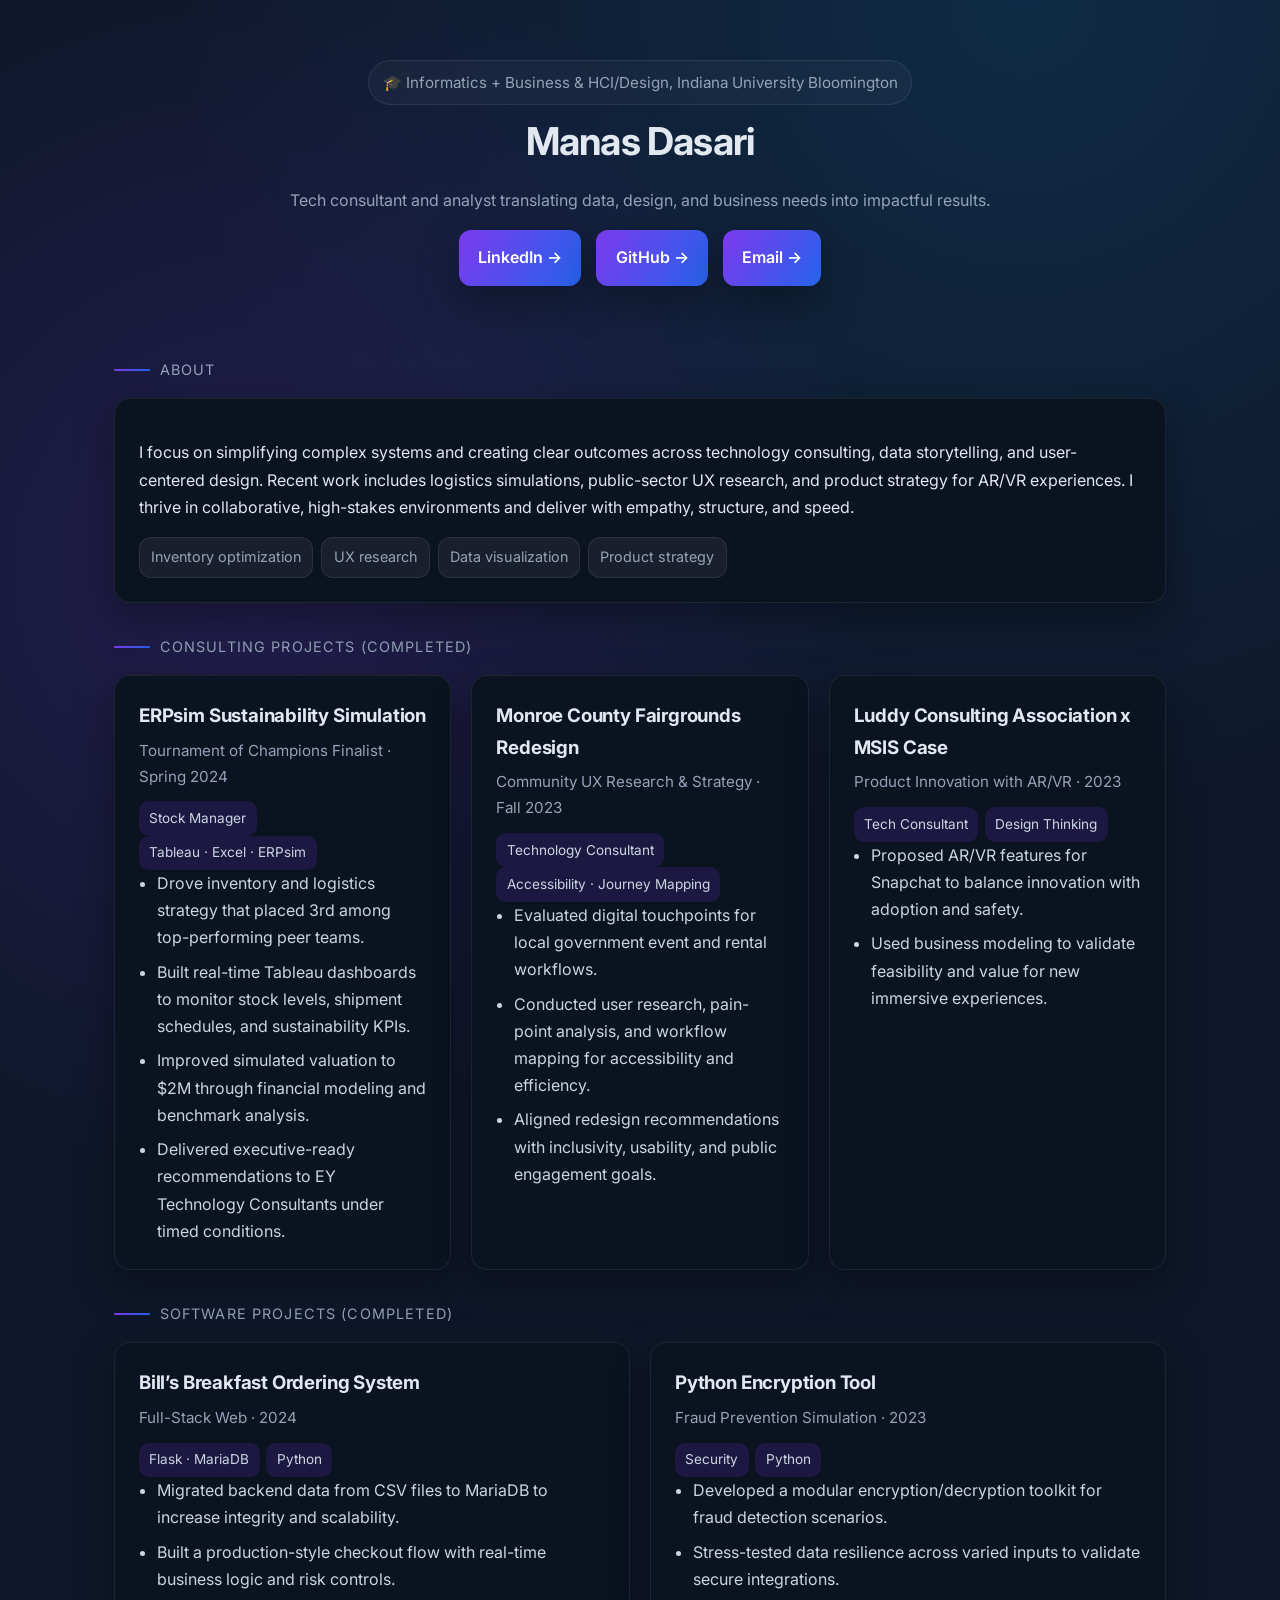
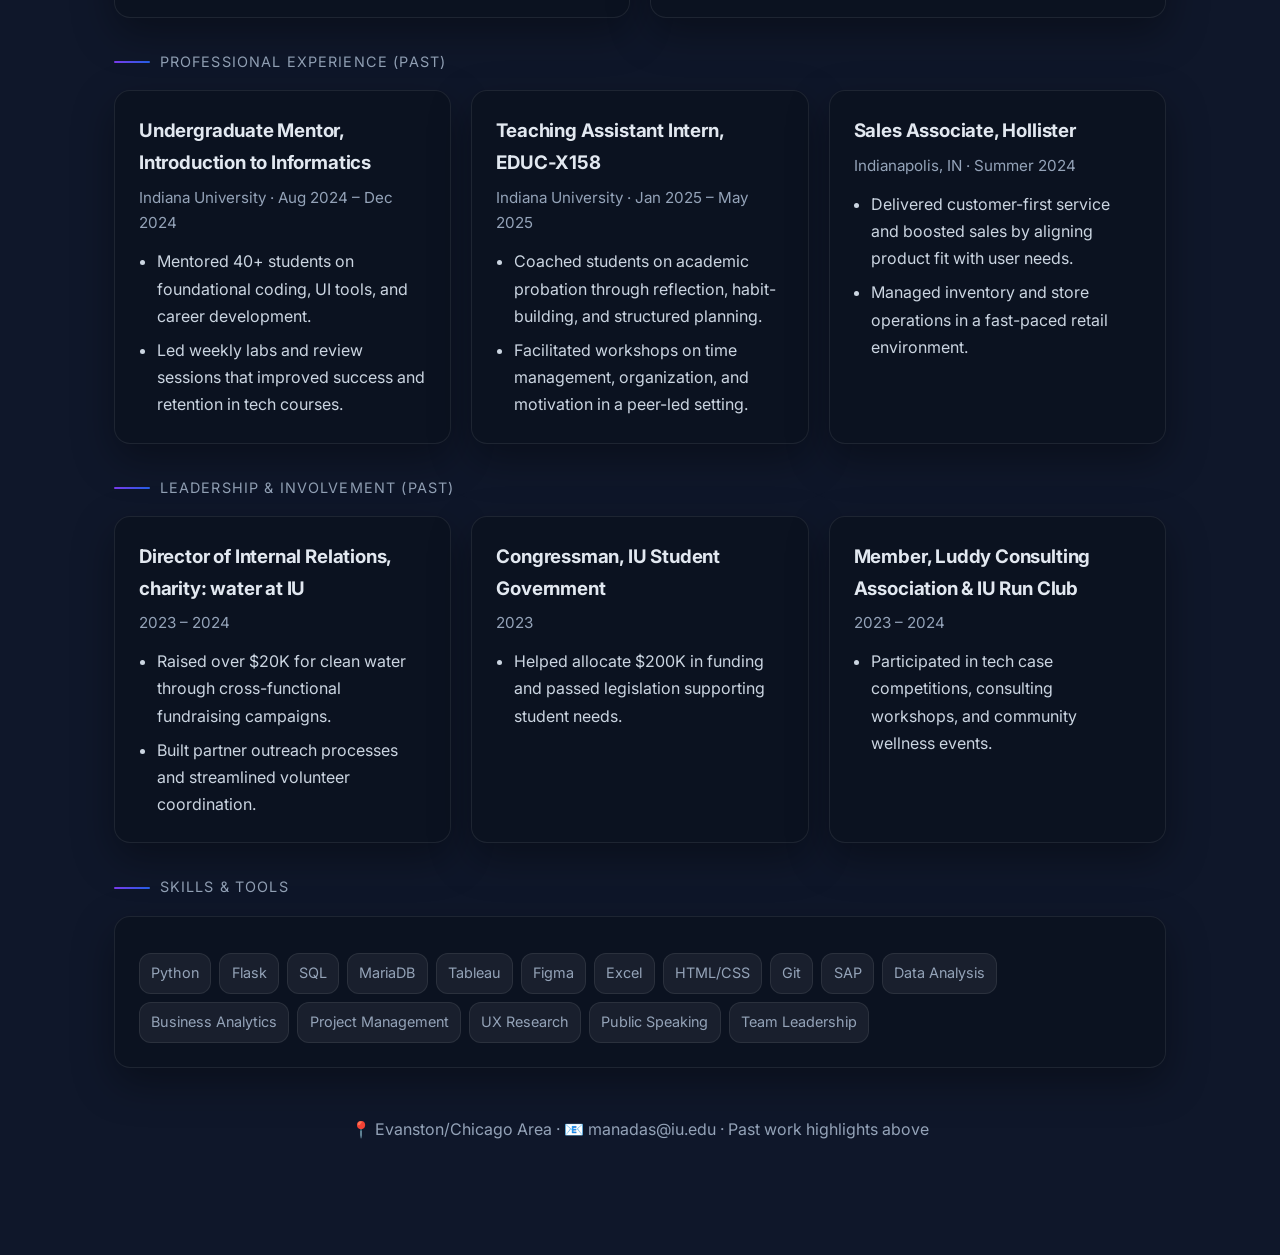
<file: portfolio.html>
<!DOCTYPE html>
<html lang="en">
<head>
  <meta charset="UTF-8">
  <meta name="viewport" content="width=device-width, initial-scale=1.0">
  <title>Manas Dasari | Experience Portfolio</title>
  <link href="https://fonts.googleapis.com/css2?family=Inter:wght@400;500;600;700&display=swap" rel="stylesheet">
  <style>
    :root {
      --bg: #0f172a;
      --card: #0b1220;
      --accent: #7c3aed;
      --text: #e2e8f0;
      --muted: #94a3b8;
      --border: rgba(255, 255, 255, 0.08);
      --shadow: 0 15px 40px rgba(0, 0, 0, 0.35);
    }

    * { box-sizing: border-box; }

    body {
      margin: 0;
      font-family: 'Inter', sans-serif;
      background: radial-gradient(circle at 20% 20%, rgba(124, 58, 237, 0.18), transparent 25%),
                  radial-gradient(circle at 80% 0%, rgba(14, 165, 233, 0.14), transparent 28%),
                  var(--bg);
      color: var(--text);
      line-height: 1.7;
      padding-bottom: 4rem;
    }

    header {
      padding: 3.5rem 1.5rem 2.5rem;
      text-align: center;
      max-width: 1100px;
      margin: 0 auto;
    }

    header h1 {
      margin: 0 0 0.75rem;
      font-size: 2.4rem;
      letter-spacing: -0.02em;
    }

    header p {
      margin: 0.25rem 0;
      color: var(--muted);
    }

    .chip {
      display: inline-flex;
      align-items: center;
      gap: 0.35rem;
      padding: 0.55rem 0.85rem;
      border-radius: 999px;
      border: 1px solid var(--border);
      background: rgba(255, 255, 255, 0.03);
      color: var(--muted);
      margin: 0.25rem;
      font-size: 0.95rem;
    }

    .cta {
      display: inline-flex;
      align-items: center;
      justify-content: center;
      gap: 0.4rem;
      padding: 0.9rem 1.2rem;
      margin: 0.75rem 0.35rem 0;
      border-radius: 12px;
      background: linear-gradient(120deg, #7c3aed, #2563eb);
      color: white;
      text-decoration: none;
      font-weight: 600;
      box-shadow: var(--shadow);
      transition: transform 0.15s ease, box-shadow 0.2s ease;
    }

    .cta:hover { transform: translateY(-2px); box-shadow: 0 20px 50px rgba(37, 99, 235, 0.25); }

    .container {
      max-width: 1100px;
      margin: 0 auto;
      padding: 0 1.5rem;
    }

    section { margin-top: 2rem; }

    .section-header {
      display: flex;
      align-items: center;
      gap: 0.6rem;
      margin-bottom: 1rem;
      color: var(--muted);
      text-transform: uppercase;
      letter-spacing: 0.08em;
      font-size: 0.9rem;
    }

    .section-header span {
      width: 36px;
      height: 2px;
      background: linear-gradient(120deg, #7c3aed, #2563eb);
      border-radius: 999px;
    }

    .grid {
      display: grid;
      grid-template-columns: repeat(auto-fit, minmax(300px, 1fr));
      gap: 1.25rem;
    }

    .card {
      background: var(--card);
      border: 1px solid var(--border);
      border-radius: 16px;
      padding: 1.5rem;
      box-shadow: var(--shadow);
      position: relative;
      overflow: hidden;
    }

    .card::before {
      content: "";
      position: absolute;
      inset: 0;
      background: linear-gradient(145deg, rgba(124, 58, 237, 0.12), rgba(37, 99, 235, 0.05));
      opacity: 0;
      transition: opacity 0.2s ease;
    }

    .card:hover::before { opacity: 1; }
    .card > * { position: relative; }

    h3 { margin: 0 0 0.35rem; letter-spacing: -0.01em; }
    .meta { color: var(--muted); margin-bottom: 0.75rem; font-size: 0.95rem; }
    ul { margin: 0; padding-left: 1.1rem; color: #cbd5e1; }
    li + li { margin-top: 0.45rem; }

    .badge {
      display: inline-flex;
      align-items: center;
      padding: 0.35rem 0.65rem;
      border-radius: 10px;
      background: rgba(124, 58, 237, 0.16);
      color: #cbd5e1;
      font-size: 0.85rem;
      margin-right: 0.4rem;
    }

    .pill-group { margin-top: 0.75rem; display: flex; flex-wrap: wrap; gap: 0.5rem; }
    .pill { padding: 0.45rem 0.7rem; border-radius: 12px; background: rgba(255, 255, 255, 0.06); color: var(--muted); border: 1px solid var(--border); font-size: 0.9rem; }

    footer {
      text-align: center;
      padding: 2rem 1rem;
      color: var(--muted);
    }

    @media (max-width: 640px) {
      header h1 { font-size: 2rem; }
      .grid { grid-template-columns: 1fr; }
    }
  </style>
</head>
<body>
  <header>
    <div class="chip">🎓 Informatics + Business & HCI/Design, Indiana University Bloomington</div>
    <h1>Manas Dasari</h1>
    <p>Tech consultant and analyst translating data, design, and business needs into impactful results.</p>
    <div>
      <a class="cta" href="https://www.linkedin.com/in/manas-dasari-886086213/" target="_blank" rel="noopener">LinkedIn →</a>
      <a class="cta" href="https://github.com/manasdasa" target="_blank" rel="noopener">GitHub →</a>
      <a class="cta" href="mailto:manadasar@gmail.com">Email →</a>
    </div>
  </header>

  <div class="container">
    <section>
      <div class="section-header"><span></span>About</div>
      <div class="card">
        <p>
          I focus on simplifying complex systems and creating clear outcomes across technology consulting, data storytelling, and user-centered design.
          Recent work includes logistics simulations, public-sector UX research, and product strategy for AR/VR experiences. I thrive in collaborative, high-stakes environments and deliver with empathy, structure, and speed.
        </p>
        <div class="pill-group">
          <span class="pill">Inventory optimization</span>
          <span class="pill">UX research</span>
          <span class="pill">Data visualization</span>
          <span class="pill">Product strategy</span>
        </div>
      </div>
    </section>

    <section>
      <div class="section-header"><span></span>Consulting Projects (Completed)</div>
      <div class="grid">
        <div class="card">
          <h3>ERPsim Sustainability Simulation</h3>
          <div class="meta">Tournament of Champions Finalist · Spring 2024</div>
          <div class="badge">Stock Manager</div><div class="badge">Tableau · Excel · ERPsim</div>
          <ul>
            <li>Drove inventory and logistics strategy that placed 3rd among top-performing peer teams.</li>
            <li>Built real-time Tableau dashboards to monitor stock levels, shipment schedules, and sustainability KPIs.</li>
            <li>Improved simulated valuation to $2M through financial modeling and benchmark analysis.</li>
            <li>Delivered executive-ready recommendations to EY Technology Consultants under timed conditions.</li>
          </ul>
        </div>

        <div class="card">
          <h3>Monroe County Fairgrounds Redesign</h3>
          <div class="meta">Community UX Research & Strategy · Fall 2023</div>
          <div class="badge">Technology Consultant</div><div class="badge">Accessibility · Journey Mapping</div>
          <ul>
            <li>Evaluated digital touchpoints for local government event and rental workflows.</li>
            <li>Conducted user research, pain-point analysis, and workflow mapping for accessibility and efficiency.</li>
            <li>Aligned redesign recommendations with inclusivity, usability, and public engagement goals.</li>
          </ul>
        </div>

        <div class="card">
          <h3>Luddy Consulting Association x MSIS Case</h3>
          <div class="meta">Product Innovation with AR/VR · 2023</div>
          <div class="badge">Tech Consultant</div><div class="badge">Design Thinking</div>
          <ul>
            <li>Proposed AR/VR features for Snapchat to balance innovation with adoption and safety.</li>
            <li>Used business modeling to validate feasibility and value for new immersive experiences.</li>
          </ul>
        </div>
      </div>
    </section>

    <section>
      <div class="section-header"><span></span>Software Projects (Completed)</div>
      <div class="grid">
        <div class="card">
          <h3>Bill’s Breakfast Ordering System</h3>
          <div class="meta">Full-Stack Web · 2024</div>
          <div class="badge">Flask · MariaDB</div><div class="badge">Python</div>
          <ul>
            <li>Migrated backend data from CSV files to MariaDB to increase integrity and scalability.</li>
            <li>Built a production-style checkout flow with real-time business logic and risk controls.</li>
          </ul>
        </div>

        <div class="card">
          <h3>Python Encryption Tool</h3>
          <div class="meta">Fraud Prevention Simulation · 2023</div>
          <div class="badge">Security</div><div class="badge">Python</div>
          <ul>
            <li>Developed a modular encryption/decryption toolkit for fraud detection scenarios.</li>
            <li>Stress-tested data resilience across varied inputs to validate secure integrations.</li>
          </ul>
        </div>
      </div>
    </section>

    <section>
      <div class="section-header"><span></span>Professional Experience (Past)</div>
      <div class="grid">
        <div class="card">
          <h3>Undergraduate Mentor, Introduction to Informatics</h3>
          <div class="meta">Indiana University · Aug 2024 – Dec 2024</div>
          <ul>
            <li>Mentored 40+ students on foundational coding, UI tools, and career development.</li>
            <li>Led weekly labs and review sessions that improved success and retention in tech courses.</li>
          </ul>
        </div>

        <div class="card">
          <h3>Teaching Assistant Intern, EDUC-X158</h3>
          <div class="meta">Indiana University · Jan 2025 – May 2025</div>
          <ul>
            <li>Coached students on academic probation through reflection, habit-building, and structured planning.</li>
            <li>Facilitated workshops on time management, organization, and motivation in a peer-led setting.</li>
          </ul>
        </div>

        <div class="card">
          <h3>Sales Associate, Hollister</h3>
          <div class="meta">Indianapolis, IN · Summer 2024</div>
          <ul>
            <li>Delivered customer-first service and boosted sales by aligning product fit with user needs.</li>
            <li>Managed inventory and store operations in a fast-paced retail environment.</li>
          </ul>
        </div>
      </div>
    </section>

    <section>
      <div class="section-header"><span></span>Leadership & Involvement (Past)</div>
      <div class="grid">
        <div class="card">
          <h3>Director of Internal Relations, charity: water at IU</h3>
          <div class="meta">2023 – 2024</div>
          <ul>
            <li>Raised over $20K for clean water through cross-functional fundraising campaigns.</li>
            <li>Built partner outreach processes and streamlined volunteer coordination.</li>
          </ul>
        </div>

        <div class="card">
          <h3>Congressman, IU Student Government</h3>
          <div class="meta">2023</div>
          <ul>
            <li>Helped allocate $200K in funding and passed legislation supporting student needs.</li>
          </ul>
        </div>

        <div class="card">
          <h3>Member, Luddy Consulting Association & IU Run Club</h3>
          <div class="meta">2023 – 2024</div>
          <ul>
            <li>Participated in tech case competitions, consulting workshops, and community wellness events.</li>
          </ul>
        </div>
      </div>
    </section>

    <section>
      <div class="section-header"><span></span>Skills & Tools</div>
      <div class="card">
        <div class="pill-group">
          <span class="pill">Python</span>
          <span class="pill">Flask</span>
          <span class="pill">SQL</span>
          <span class="pill">MariaDB</span>
          <span class="pill">Tableau</span>
          <span class="pill">Figma</span>
          <span class="pill">Excel</span>
          <span class="pill">HTML/CSS</span>
          <span class="pill">Git</span>
          <span class="pill">SAP</span>
          <span class="pill">Data Analysis</span>
          <span class="pill">Business Analytics</span>
          <span class="pill">Project Management</span>
          <span class="pill">UX Research</span>
          <span class="pill">Public Speaking</span>
          <span class="pill">Team Leadership</span>
        </div>
      </div>
    </section>
  </div>

  <footer>
    <p>📍 Evanston/Chicago Area · 📧 manadas@iu.edu · Past work highlights above</p>
  </footer>
</body>
</html>
</file>
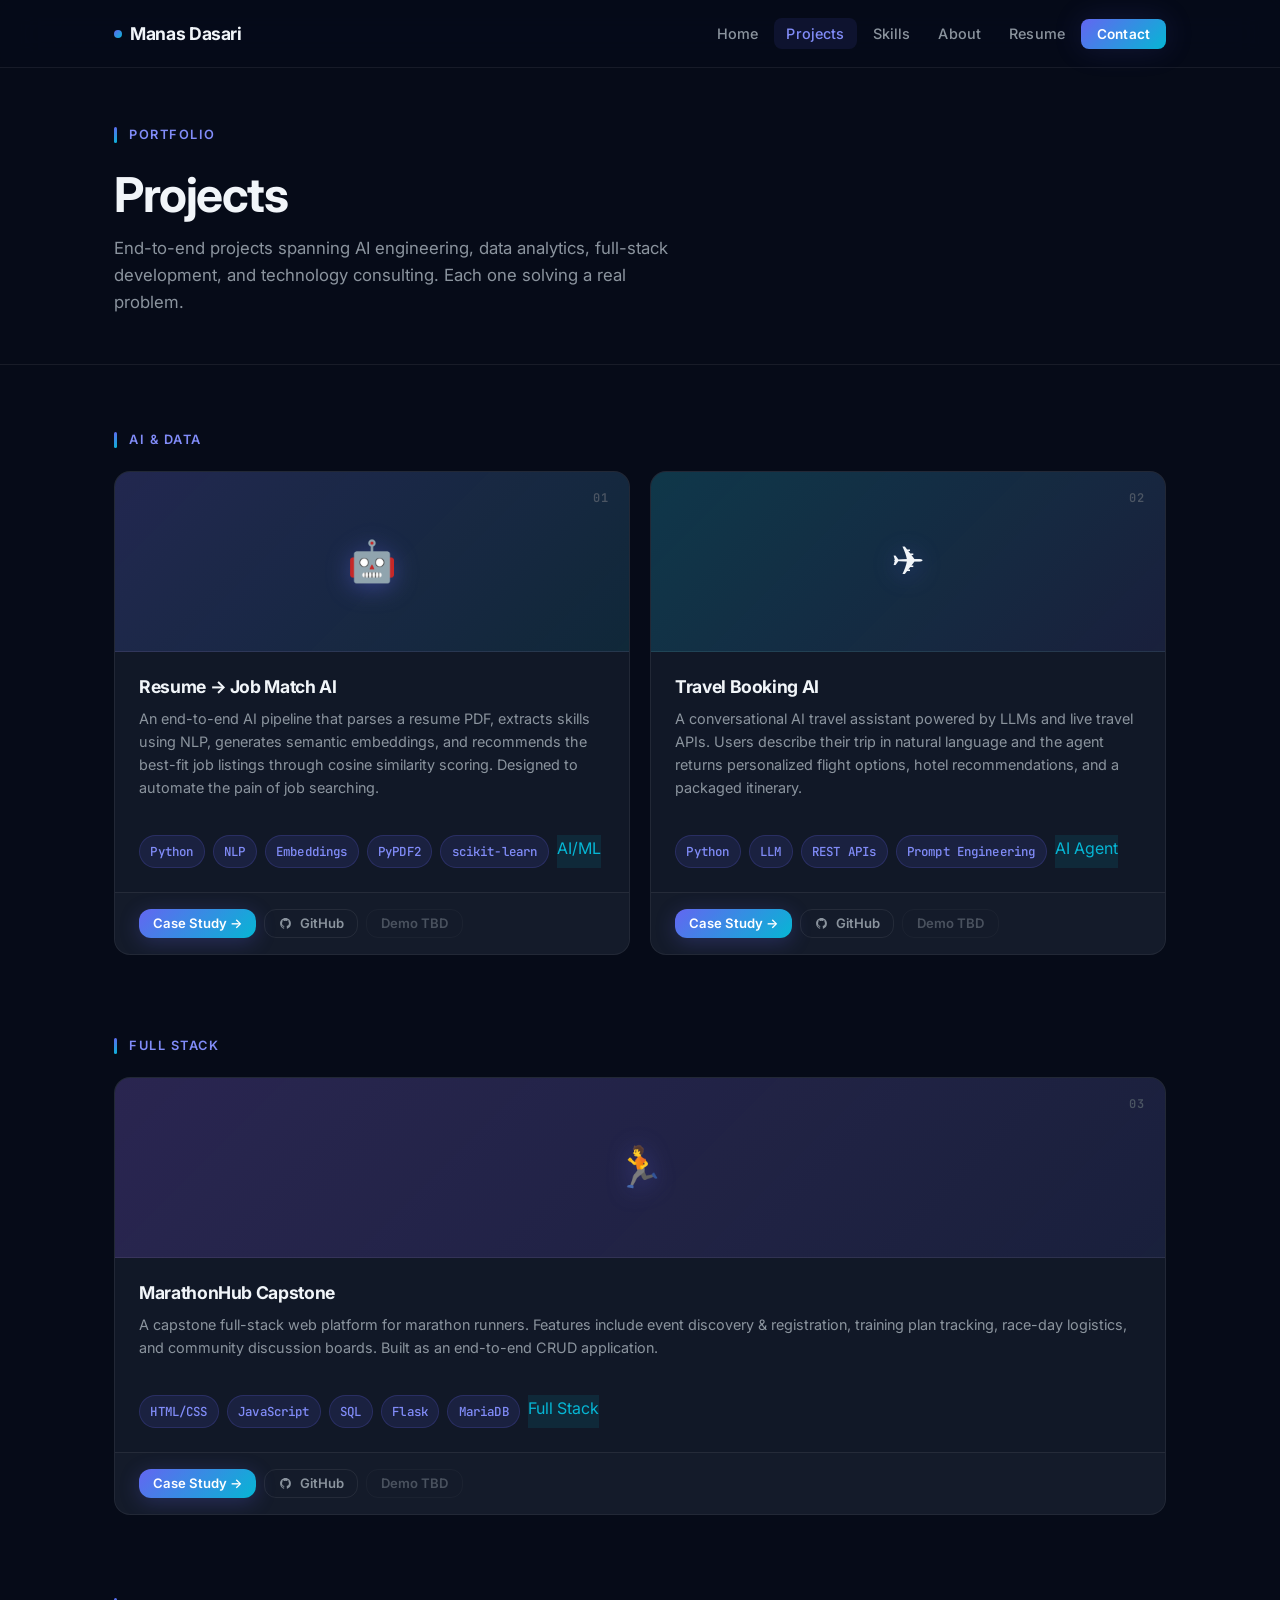
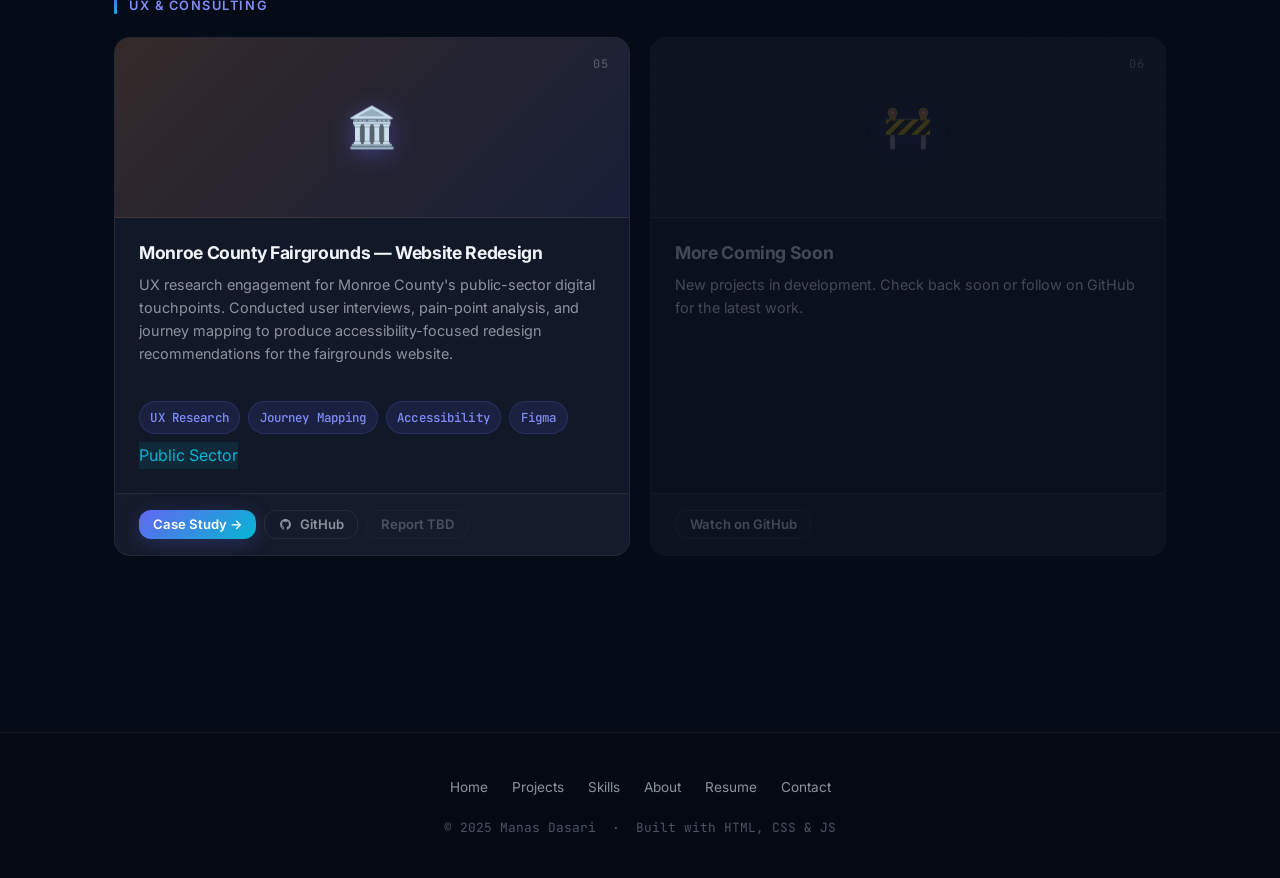
<file: projects.html>
<!DOCTYPE html>
<html lang="en">
<head>
  <meta charset="UTF-8">
  <meta name="viewport" content="width=device-width, initial-scale=1.0">
  <meta name="description" content="Projects by Manas Dasari — AI tools, data systems, full-stack apps, and consulting work.">
  <title>Projects — Manas Dasari</title>

  <link rel="preconnect" href="https://fonts.googleapis.com">
  <link rel="preconnect" href="https://fonts.gstatic.com" crossorigin>
  <link href="https://fonts.googleapis.com/css2?family=Inter:wght@400;500;600;700;800&family=JetBrains+Mono:wght@400;500;600&display=swap" rel="stylesheet">
  <link rel="stylesheet" href="css/styles.css">
</head>
<body>

  <!-- ── NAVBAR ─────────────────────────────────────────────── -->
  <nav class="navbar">
    <div class="nav-inner">
      <a href="index.html" class="nav-logo">
        <span class="logo-dot"></span>
        Manas Dasari
      </a>
      <ul class="nav-links">
        <li><a href="index.html">Home</a></li>
        <li><a href="projects.html">Projects</a></li>
        <li><a href="skills.html">Skills</a></li>
        <li><a href="about.html">About</a></li>
        <li><a href="resume.html">Resume</a></li>
        <li><a href="contact.html" class="nav-cta">Contact</a></li>
      </ul>
      <button class="nav-hamburger" aria-label="Toggle menu">
        <span></span><span></span><span></span>
      </button>
    </div>
  </nav>

  <!-- Mobile nav -->
  <div class="nav-mobile">
    <ul>
      <li><a href="index.html">Home</a></li>
      <li><a href="projects.html">Projects</a></li>
      <li><a href="skills.html">Skills</a></li>
      <li><a href="about.html">About</a></li>
      <li><a href="resume.html">Resume</a></li>
      <li><a href="contact.html">Contact</a></li>
    </ul>
  </div>

  <!-- ── PAGE HERO ──────────────────────────────────────────── -->
  <div class="page-hero">
    <div class="container">
      <div class="section-label">Portfolio</div>
      <h1 class="section-title" style="font-size: clamp(2rem, 4vw, 3rem); margin-bottom: 0.75rem;">Projects</h1>
      <p class="section-subtitle">
        End-to-end projects spanning AI engineering, data analytics, full-stack development,
        and technology consulting. Each one solving a real problem.
      </p>
    </div>
  </div>

  <div class="container" style="padding-bottom: 6rem;">

    <!-- AI & Data Projects -->
    <div class="section fade-in">
      <div class="section-label">AI &amp; Data</div>
      <div class="grid-2 stagger">

        <!-- Project 1: Resume Job Match AI -->
        <div class="project-card">
          <div class="project-card-header" style="background: linear-gradient(135deg, rgba(99,102,241,0.2) 0%, rgba(6,182,212,0.1) 100%);">
            <span class="card-number">01</span>
            <span class="card-icon">🤖</span>
          </div>
          <div class="project-card-body">
            <h2 class="project-card-title">Resume → Job Match AI</h2>
            <p class="project-card-desc">
              An end-to-end AI pipeline that parses a resume PDF, extracts skills using NLP,
              generates semantic embeddings, and recommends the best-fit job listings through
              cosine similarity scoring. Designed to automate the pain of job searching.
            </p>
            <div class="tag-group">
              <span class="tag">Python</span>
              <span class="tag">NLP</span>
              <span class="tag">Embeddings</span>
              <span class="tag">PyPDF2</span>
              <span class="tag">scikit-learn</span>
              <span class="tag-cyan">AI/ML</span>
            </div>
          </div>
          <div class="project-card-footer">
            <a href="projects/resume-job-match.html" class="btn btn-primary btn-sm">Case Study &rarr;</a>
            <a href="https://github.com/manasdasa" class="btn btn-ghost btn-sm" target="_blank" rel="noopener">
              <svg width="13" height="13" viewBox="0 0 24 24" fill="currentColor" style="flex-shrink:0"><path d="M12 2C6.477 2 2 6.484 2 12.017c0 4.425 2.865 8.18 6.839 9.504.5.092.682-.217.682-.483 0-.237-.008-.868-.013-1.703-2.782.605-3.369-1.343-3.369-1.343-.454-1.158-1.11-1.466-1.11-1.466-.908-.62.069-.608.069-.608 1.003.07 1.531 1.032 1.531 1.032.892 1.53 2.341 1.088 2.91.832.092-.647.35-1.088.636-1.338-2.22-.253-4.555-1.113-4.555-4.951 0-1.093.39-1.988 1.029-2.688-.103-.253-.446-1.272.098-2.65 0 0 .84-.27 2.75 1.026A9.564 9.564 0 0 1 12 6.844a9.59 9.59 0 0 1 2.504.337c1.909-1.296 2.747-1.027 2.747-1.027.546 1.379.202 2.398.1 2.651.64.7 1.028 1.595 1.028 2.688 0 3.848-2.339 4.695-4.566 4.943.359.309.678.92.678 1.855 0 1.338-.012 2.419-.012 2.747 0 .268.18.58.688.482A10.02 10.02 0 0 0 22 12.017C22 6.484 17.522 2 12 2z"/></svg>
              GitHub
            </a>
            <a href="#" class="btn btn-ghost btn-sm" style="opacity: 0.45; cursor: default;">Demo TBD</a>
          </div>
        </div>

        <!-- Project 2: Travel Booking AI -->
        <div class="project-card">
          <div class="project-card-header" style="background: linear-gradient(135deg, rgba(6,182,212,0.2) 0%, rgba(99,102,241,0.1) 100%);">
            <span class="card-number">02</span>
            <span class="card-icon">✈️</span>
          </div>
          <div class="project-card-body">
            <h2 class="project-card-title">Travel Booking AI</h2>
            <p class="project-card-desc">
              A conversational AI travel assistant powered by LLMs and live travel APIs. Users
              describe their trip in natural language and the agent returns personalized flight
              options, hotel recommendations, and a packaged itinerary.
            </p>
            <div class="tag-group">
              <span class="tag">Python</span>
              <span class="tag">LLM</span>
              <span class="tag">REST APIs</span>
              <span class="tag">Prompt Engineering</span>
              <span class="tag-cyan">AI Agent</span>
            </div>
          </div>
          <div class="project-card-footer">
            <a href="projects/travel-booking-ai.html" class="btn btn-primary btn-sm">Case Study &rarr;</a>
            <a href="https://github.com/manasdasa" class="btn btn-ghost btn-sm" target="_blank" rel="noopener">
              <svg width="13" height="13" viewBox="0 0 24 24" fill="currentColor" style="flex-shrink:0"><path d="M12 2C6.477 2 2 6.484 2 12.017c0 4.425 2.865 8.18 6.839 9.504.5.092.682-.217.682-.483 0-.237-.008-.868-.013-1.703-2.782.605-3.369-1.343-3.369-1.343-.454-1.158-1.11-1.466-1.11-1.466-.908-.62.069-.608.069-.608 1.003.07 1.531 1.032 1.531 1.032.892 1.53 2.341 1.088 2.91.832.092-.647.35-1.088.636-1.338-2.22-.253-4.555-1.113-4.555-4.951 0-1.093.39-1.988 1.029-2.688-.103-.253-.446-1.272.098-2.65 0 0 .84-.27 2.75 1.026A9.564 9.564 0 0 1 12 6.844a9.59 9.59 0 0 1 2.504.337c1.909-1.296 2.747-1.027 2.747-1.027.546 1.379.202 2.398.1 2.651.64.7 1.028 1.595 1.028 2.688 0 3.848-2.339 4.695-4.566 4.943.359.309.678.92.678 1.855 0 1.338-.012 2.419-.012 2.747 0 .268.18.58.688.482A10.02 10.02 0 0 0 22 12.017C22 6.484 17.522 2 12 2z"/></svg>
              GitHub
            </a>
            <a href="#" class="btn btn-ghost btn-sm" style="opacity: 0.45; cursor: default;">Demo TBD</a>
          </div>
        </div>

      </div>
    </div>

    <!-- Full Stack Projects -->
    <div class="section fade-in">
      <div class="section-label">Full Stack</div>
      <div class="grid-2 stagger">

        <!-- Project 3: MarathonHub -->
        <div class="project-card">
          <div class="project-card-header" style="background: linear-gradient(135deg, rgba(139,92,246,0.2) 0%, rgba(99,102,241,0.1) 100%);">
            <span class="card-number">03</span>
            <span class="card-icon">🏃</span>
          </div>
          <div class="project-card-body">
            <h2 class="project-card-title">MarathonHub Capstone</h2>
            <p class="project-card-desc">
              A capstone full-stack web platform for marathon runners. Features include event
              discovery &amp; registration, training plan tracking, race-day logistics, and
              community discussion boards. Built as an end-to-end CRUD application.
            </p>
            <div class="tag-group">
              <span class="tag">HTML/CSS</span>
              <span class="tag">JavaScript</span>
              <span class="tag">SQL</span>
              <span class="tag">Flask</span>
              <span class="tag">MariaDB</span>
              <span class="tag-cyan">Full Stack</span>
            </div>
          </div>
          <div class="project-card-footer">
            <a href="projects/marathonhub.html" class="btn btn-primary btn-sm">Case Study &rarr;</a>
            <a href="https://github.com/manasdasa" class="btn btn-ghost btn-sm" target="_blank" rel="noopener">
              <svg width="13" height="13" viewBox="0 0 24 24" fill="currentColor" style="flex-shrink:0"><path d="M12 2C6.477 2 2 6.484 2 12.017c0 4.425 2.865 8.18 6.839 9.504.5.092.682-.217.682-.483 0-.237-.008-.868-.013-1.703-2.782.605-3.369-1.343-3.369-1.343-.454-1.158-1.11-1.466-1.11-1.466-.908-.62.069-.608.069-.608 1.003.07 1.531 1.032 1.531 1.032.892 1.53 2.341 1.088 2.91.832.092-.647.35-1.088.636-1.338-2.22-.253-4.555-1.113-4.555-4.951 0-1.093.39-1.988 1.029-2.688-.103-.253-.446-1.272.098-2.65 0 0 .84-.27 2.75 1.026A9.564 9.564 0 0 1 12 6.844a9.59 9.59 0 0 1 2.504.337c1.909-1.296 2.747-1.027 2.747-1.027.546 1.379.202 2.398.1 2.651.64.7 1.028 1.595 1.028 2.688 0 3.848-2.339 4.695-4.566 4.943.359.309.678.92.678 1.855 0 1.338-.012 2.419-.012 2.747 0 .268.18.58.688.482A10.02 10.02 0 0 0 22 12.017C22 6.484 17.522 2 12 2z"/></svg>
              GitHub
            </a>
            <a href="#" class="btn btn-ghost btn-sm" style="opacity: 0.45; cursor: default;">Demo TBD</a>
          </div>
        </div>

      </div>
    </div>

    <!-- UX / Consulting Projects -->
    <div class="section fade-in">
      <div class="section-label">UX &amp; Consulting</div>
      <div class="grid-2 stagger">

        <!-- Project 5: Monroe County Fairgrounds -->
        <div class="project-card">
          <div class="project-card-header" style="background: linear-gradient(135deg, rgba(251,146,60,0.15) 0%, rgba(99,102,241,0.08) 100%);">
            <span class="card-number">05</span>
            <span class="card-icon">🏛️</span>
          </div>
          <div class="project-card-body">
            <h2 class="project-card-title">Monroe County Fairgrounds — Website Redesign</h2>
            <p class="project-card-desc">
              UX research engagement for Monroe County's public-sector digital touchpoints.
              Conducted user interviews, pain-point analysis, and journey mapping to produce
              accessibility-focused redesign recommendations for the fairgrounds website.
            </p>
            <div class="tag-group">
              <span class="tag">UX Research</span>
              <span class="tag">Journey Mapping</span>
              <span class="tag">Accessibility</span>
              <span class="tag">Figma</span>
              <span class="tag-cyan">Public Sector</span>
            </div>
          </div>
          <div class="project-card-footer">
            <a href="projects/monroe-county.html" class="btn btn-primary btn-sm">Case Study &rarr;</a>
            <a href="https://github.com/manasdasa" class="btn btn-ghost btn-sm" target="_blank" rel="noopener">
              <svg width="13" height="13" viewBox="0 0 24 24" fill="currentColor" style="flex-shrink:0"><path d="M12 2C6.477 2 2 6.484 2 12.017c0 4.425 2.865 8.18 6.839 9.504.5.092.682-.217.682-.483 0-.237-.008-.868-.013-1.703-2.782.605-3.369-1.343-3.369-1.343-.454-1.158-1.11-1.466-1.11-1.466-.908-.62.069-.608.069-.608 1.003.07 1.531 1.032 1.531 1.032.892 1.53 2.341 1.088 2.91.832.092-.647.35-1.088.636-1.338-2.22-.253-4.555-1.113-4.555-4.951 0-1.093.39-1.988 1.029-2.688-.103-.253-.446-1.272.098-2.65 0 0 .84-.27 2.75 1.026A9.564 9.564 0 0 1 12 6.844a9.59 9.59 0 0 1 2.504.337c1.909-1.296 2.747-1.027 2.747-1.027.546 1.379.202 2.398.1 2.651.64.7 1.028 1.595 1.028 2.688 0 3.848-2.339 4.695-4.566 4.943.359.309.678.92.678 1.855 0 1.338-.012 2.419-.012 2.747 0 .268.18.58.688.482A10.02 10.02 0 0 0 22 12.017C22 6.484 17.522 2 12 2z"/></svg>
              GitHub
            </a>
            <a href="#" class="btn btn-ghost btn-sm" style="opacity: 0.45; cursor: default;">Report TBD</a>
          </div>
        </div>

        <!-- Additional placeholder for future project -->
        <div class="project-card" style="border-style: dashed; opacity: 0.45;">
          <div class="project-card-header" style="background: rgba(255,255,255,0.02);">
            <span class="card-number">06</span>
            <span class="card-icon" style="opacity: 0.4;">🚧</span>
          </div>
          <div class="project-card-body">
            <h2 class="project-card-title" style="color: var(--muted);">More Coming Soon</h2>
            <p class="project-card-desc">
              New projects in development. Check back soon or follow on GitHub for the latest work.
            </p>
          </div>
          <div class="project-card-footer">
            <a href="https://github.com/manasdasa" class="btn btn-ghost btn-sm" target="_blank" rel="noopener">Watch on GitHub</a>
          </div>
        </div>

      </div>
    </div>

  </div>

  <!-- ── FOOTER ─────────────────────────────────────────────────── -->
  <footer class="footer">
    <div class="footer-inner">
      <ul class="footer-links">
        <li><a href="index.html">Home</a></li>
        <li><a href="projects.html">Projects</a></li>
        <li><a href="skills.html">Skills</a></li>
        <li><a href="about.html">About</a></li>
        <li><a href="resume.html">Resume</a></li>
        <li><a href="contact.html">Contact</a></li>
      </ul>
      <p class="footer-copy">
        &copy; 2025 Manas Dasari &nbsp;·&nbsp; Built with HTML, CSS &amp; JS
      </p>
    </div>
  </footer>

  <script src="js/script.js"></script>
</body>
</html>
</file>
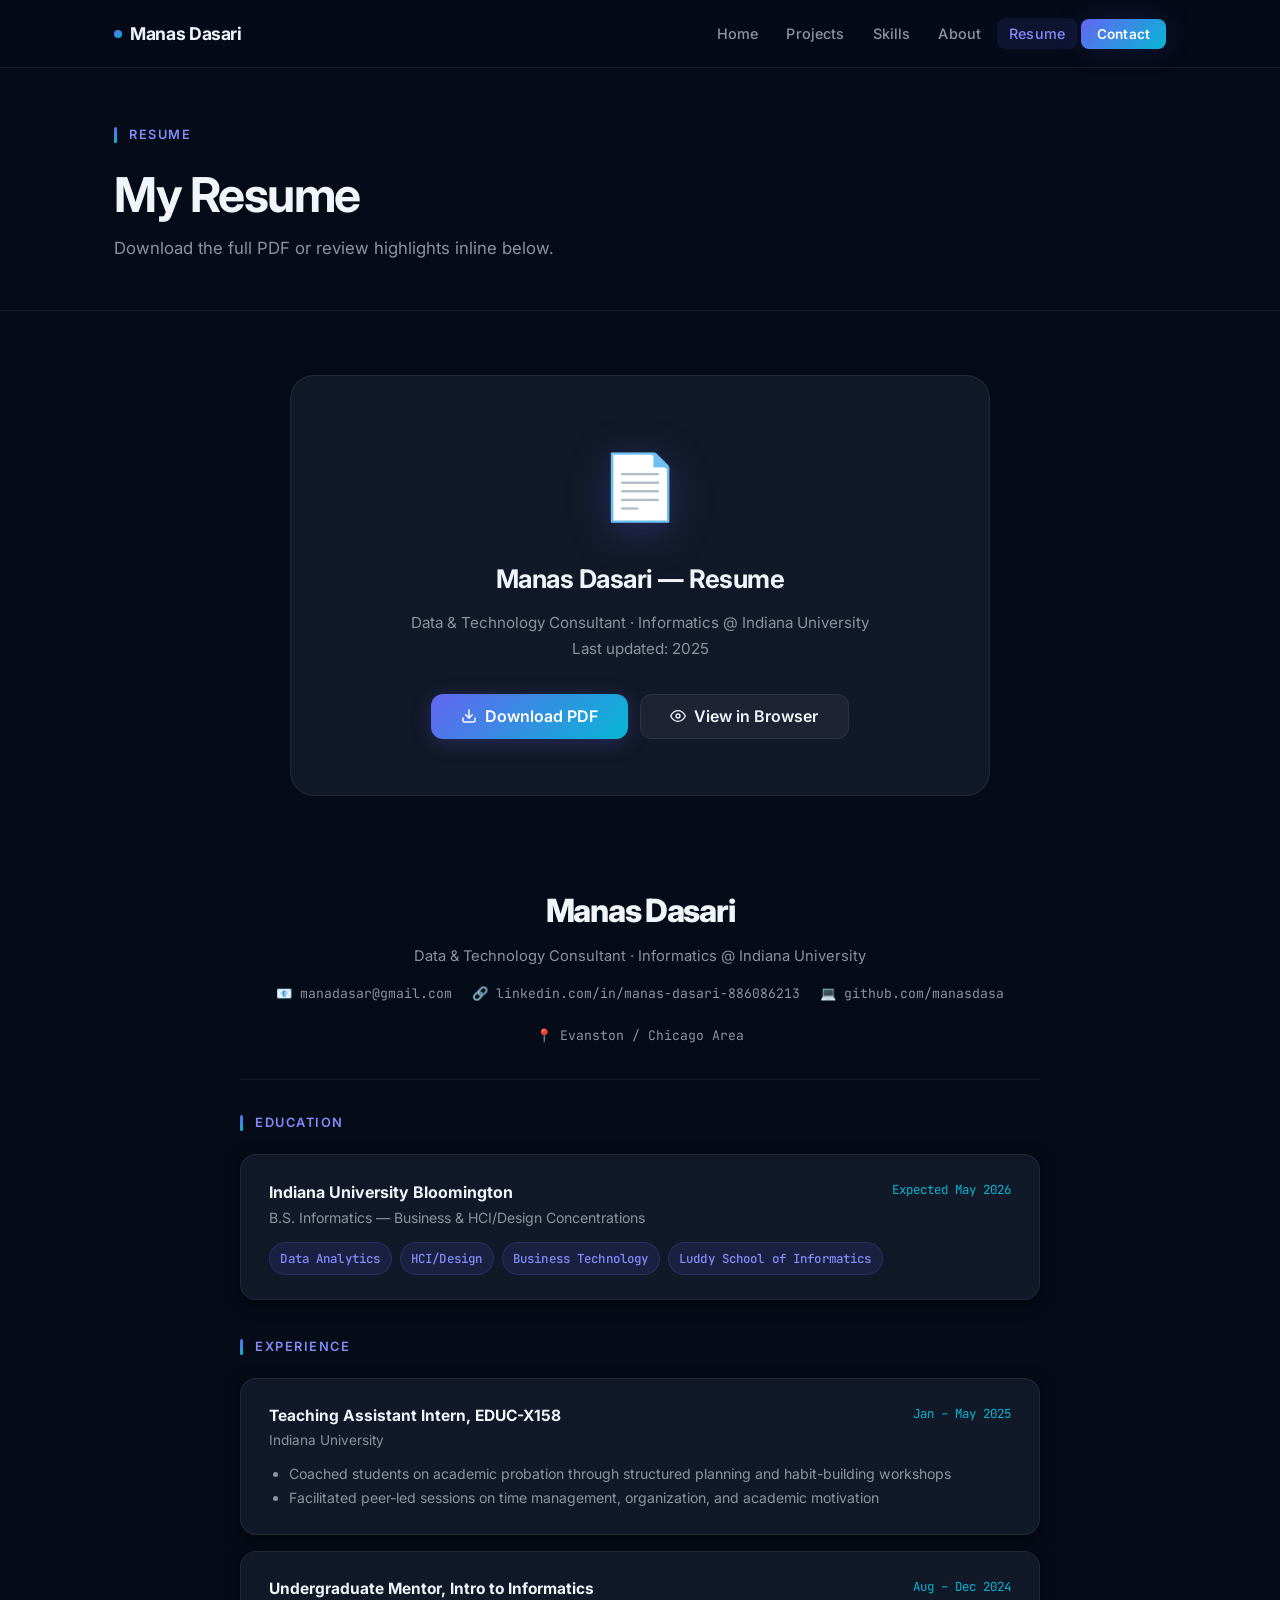
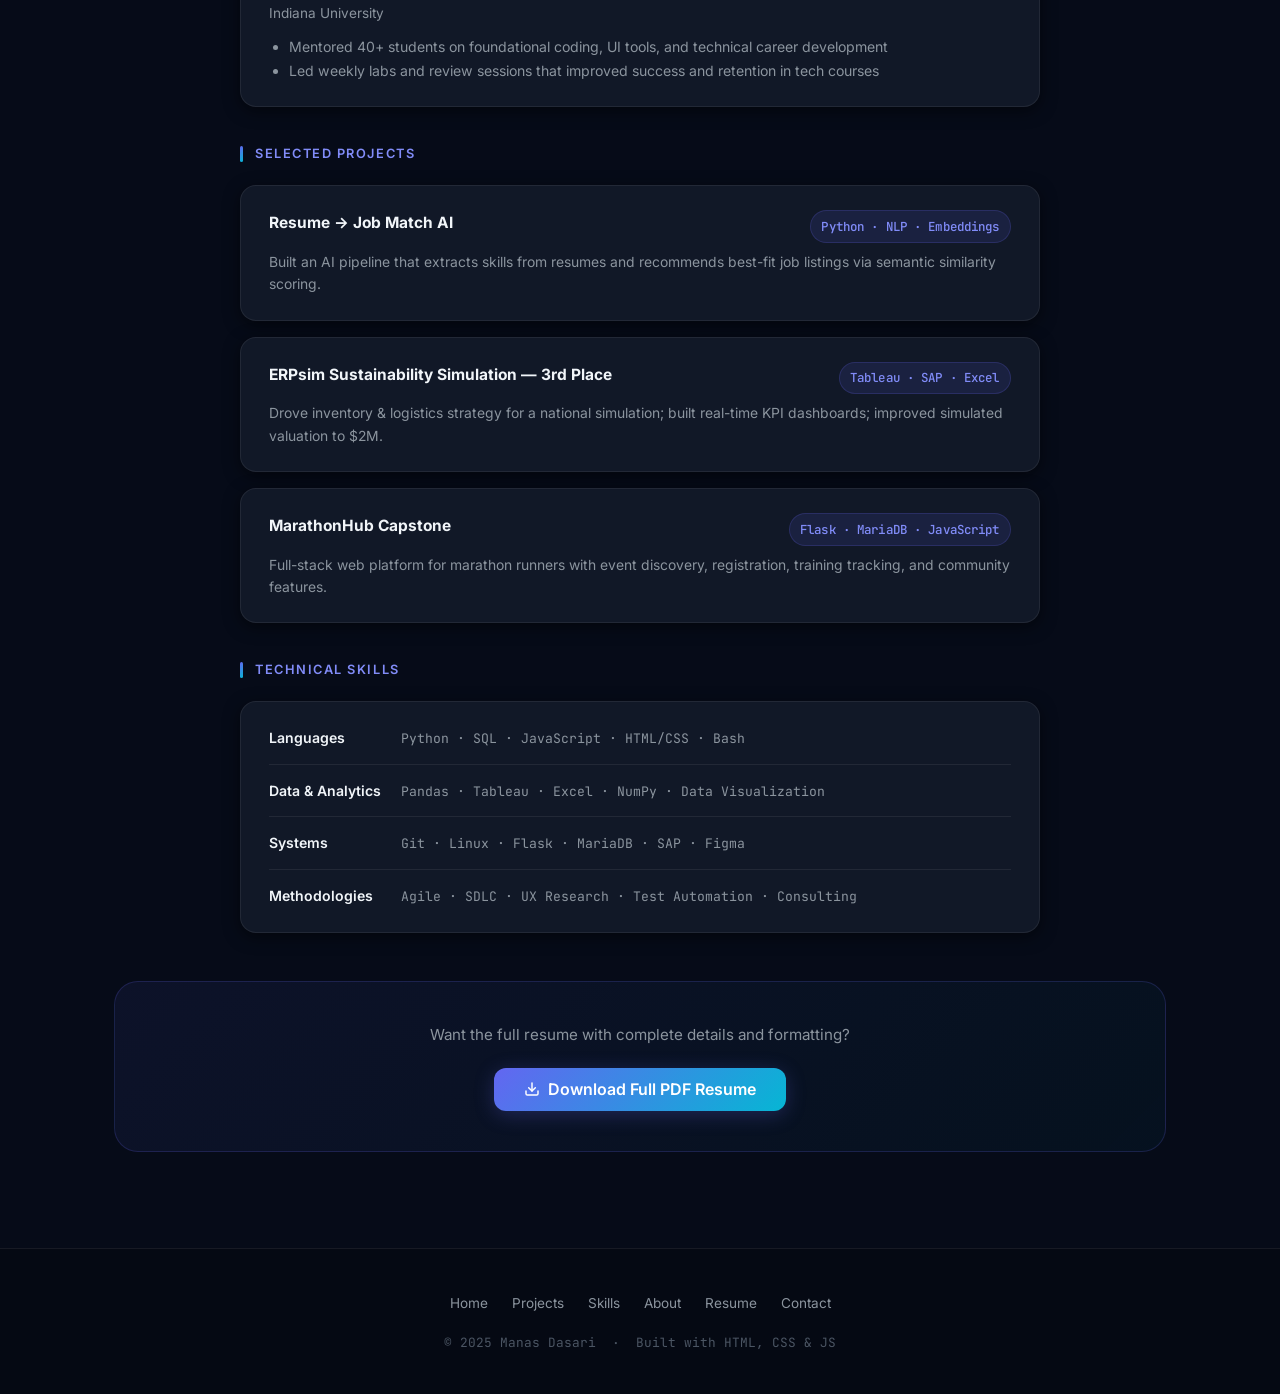
<file: resume.html>
<!DOCTYPE html>
<html lang="en">
<head>
  <meta charset="UTF-8">
  <meta name="viewport" content="width=device-width, initial-scale=1.0">
  <meta name="description" content="Resume of Manas Dasari — Data & Technology Consultant, Informatics @ Indiana University.">
  <title>Resume — Manas Dasari</title>

  <link rel="preconnect" href="https://fonts.googleapis.com">
  <link rel="preconnect" href="https://fonts.gstatic.com" crossorigin>
  <link href="https://fonts.googleapis.com/css2?family=Inter:wght@400;500;600;700;800&family=JetBrains+Mono:wght@400;500;600&display=swap" rel="stylesheet">
  <link rel="stylesheet" href="css/styles.css">
</head>
<body>

  <!-- ── NAVBAR ─────────────────────────────────────────────── -->
  <nav class="navbar">
    <div class="nav-inner">
      <a href="index.html" class="nav-logo">
        <span class="logo-dot"></span>
        Manas Dasari
      </a>
      <ul class="nav-links">
        <li><a href="index.html">Home</a></li>
        <li><a href="projects.html">Projects</a></li>
        <li><a href="skills.html">Skills</a></li>
        <li><a href="about.html">About</a></li>
        <li><a href="resume.html">Resume</a></li>
        <li><a href="contact.html" class="nav-cta">Contact</a></li>
      </ul>
      <button class="nav-hamburger" aria-label="Toggle menu">
        <span></span><span></span><span></span>
      </button>
    </div>
  </nav>

  <!-- Mobile nav -->
  <div class="nav-mobile">
    <ul>
      <li><a href="index.html">Home</a></li>
      <li><a href="projects.html">Projects</a></li>
      <li><a href="skills.html">Skills</a></li>
      <li><a href="about.html">About</a></li>
      <li><a href="resume.html">Resume</a></li>
      <li><a href="contact.html">Contact</a></li>
    </ul>
  </div>

  <!-- ── PAGE HERO ──────────────────────────────────────────── -->
  <div class="page-hero">
    <div class="container">
      <div class="section-label">Resume</div>
      <h1 class="section-title" style="font-size: clamp(2rem, 4vw, 3rem); margin-bottom: 0.75rem;">My Resume</h1>
      <p class="section-subtitle">
        Download the full PDF or review highlights inline below.
      </p>
    </div>
  </div>

  <div class="container" style="padding-bottom: 6rem;">

    <!-- Download card -->
    <div class="resume-preview fade-in">
      <div class="resume-icon">📄</div>
      <h2>Manas Dasari — Resume</h2>
      <p>
        Data &amp; Technology Consultant · Informatics @ Indiana University<br>
        Last updated: 2025
      </p>
      <div style="display: flex; gap: 0.75rem; justify-content: center; flex-wrap: wrap;">
        <a href="assets/resume.pdf" class="btn btn-primary btn-lg" target="_blank" download>
          <svg width="16" height="16" viewBox="0 0 24 24" fill="none" stroke="currentColor" stroke-width="2.2" stroke-linecap="round" stroke-linejoin="round"><path d="M21 15v4a2 2 0 0 1-2 2H5a2 2 0 0 1-2-2v-4"/><polyline points="7 10 12 15 17 10"/><line x1="12" y1="15" x2="12" y2="3"/></svg>
          Download PDF
        </a>
        <a href="assets/resume.pdf" class="btn btn-secondary btn-lg" target="_blank">
          <svg width="16" height="16" viewBox="0 0 24 24" fill="none" stroke="currentColor" stroke-width="2" stroke-linecap="round" stroke-linejoin="round"><path d="M1 12s4-8 11-8 11 8 11 8-4 8-11 8-11-8-11-8z"/><circle cx="12" cy="12" r="3"/></svg>
          View in Browser
        </a>
      </div>
    </div>

    <!-- Resume content preview -->
    <div class="fade-in" style="max-width: 800px; margin: 0 auto;">

      <!-- Header -->
      <div style="text-align: center; padding: 2.5rem 0 2rem; border-bottom: 1px solid var(--border); margin-bottom: 2rem;">
        <h2 style="font-size: 2rem; font-weight: 800; letter-spacing: -0.04em; margin-bottom: 0.35rem;">Manas Dasari</h2>
        <p style="color: var(--muted); font-size: 0.92rem; margin-bottom: 0.85rem;">Data &amp; Technology Consultant · Informatics @ Indiana University</p>
        <div style="display: flex; flex-wrap: wrap; gap: 1.25rem; justify-content: center; font-size: 0.82rem; color: var(--muted); font-family: var(--font-mono);">
          <span>📧 manadasar@gmail.com</span>
          <span>🔗 linkedin.com/in/manas-dasari-886086213</span>
          <span>💻 github.com/manasdasa</span>
          <span>📍 Evanston / Chicago Area</span>
        </div>
      </div>

      <!-- Education -->
      <div style="margin-bottom: 2.25rem;">
        <div class="section-label" style="margin-bottom: 1.25rem;">Education</div>
        <div class="card" style="padding: 1.5rem 1.75rem;">
          <div style="display: flex; justify-content: space-between; align-items: flex-start; flex-wrap: wrap; gap: 0.5rem; margin-bottom: 0.5rem;">
            <div>
              <div style="font-size: 1rem; font-weight: 700; color: var(--text);">Indiana University Bloomington</div>
              <div style="font-size: 0.88rem; color: var(--muted);">B.S. Informatics — Business &amp; HCI/Design Concentrations</div>
            </div>
            <div style="font-family: var(--font-mono); font-size: 0.78rem; color: var(--cyan);">Expected May 2026</div>
          </div>
          <div class="tag-group" style="margin-top: 0.75rem;">
            <span class="tag">Data Analytics</span>
            <span class="tag">HCI/Design</span>
            <span class="tag">Business Technology</span>
            <span class="tag">Luddy School of Informatics</span>
          </div>
        </div>
      </div>

      <!-- Experience -->
      <div style="margin-bottom: 2.25rem;">
        <div class="section-label" style="margin-bottom: 1.25rem;">Experience</div>
        <div style="display: flex; flex-direction: column; gap: 1rem;">

          <div class="card" style="padding: 1.5rem 1.75rem;">
            <div style="display: flex; justify-content: space-between; align-items: flex-start; flex-wrap: wrap; gap: 0.5rem; margin-bottom: 0.6rem;">
              <div>
                <div style="font-size: 0.97rem; font-weight: 700;">Teaching Assistant Intern, EDUC-X158</div>
                <div style="font-size: 0.85rem; color: var(--muted);">Indiana University</div>
              </div>
              <div style="font-family: var(--font-mono); font-size: 0.78rem; color: var(--cyan);">Jan – May 2025</div>
            </div>
            <ul style="list-style: disc; padding-left: 1.25rem; color: var(--muted); font-size: 0.88rem; line-height: 1.7;">
              <li>Coached students on academic probation through structured planning and habit-building workshops</li>
              <li>Facilitated peer-led sessions on time management, organization, and academic motivation</li>
            </ul>
          </div>

          <div class="card" style="padding: 1.5rem 1.75rem;">
            <div style="display: flex; justify-content: space-between; align-items: flex-start; flex-wrap: wrap; gap: 0.5rem; margin-bottom: 0.6rem;">
              <div>
                <div style="font-size: 0.97rem; font-weight: 700;">Undergraduate Mentor, Intro to Informatics</div>
                <div style="font-size: 0.85rem; color: var(--muted);">Indiana University</div>
              </div>
              <div style="font-family: var(--font-mono); font-size: 0.78rem; color: var(--cyan);">Aug – Dec 2024</div>
            </div>
            <ul style="list-style: disc; padding-left: 1.25rem; color: var(--muted); font-size: 0.88rem; line-height: 1.7;">
              <li>Mentored 40+ students on foundational coding, UI tools, and technical career development</li>
              <li>Led weekly labs and review sessions that improved success and retention in tech courses</li>
            </ul>
          </div>

        </div>
      </div>

      <!-- Projects -->
      <div style="margin-bottom: 2.25rem;">
        <div class="section-label" style="margin-bottom: 1.25rem;">Selected Projects</div>
        <div style="display: flex; flex-direction: column; gap: 1rem;">

          <div class="card" style="padding: 1.5rem 1.75rem;">
            <div style="display: flex; justify-content: space-between; align-items: flex-start; flex-wrap: wrap; gap: 0.5rem; margin-bottom: 0.5rem;">
              <div style="font-size: 0.97rem; font-weight: 700;">Resume → Job Match AI</div>
              <div class="tag-group" style="margin: 0;"><span class="tag">Python · NLP · Embeddings</span></div>
            </div>
            <p style="font-size: 0.87rem; color: var(--muted); line-height: 1.6;">Built an AI pipeline that extracts skills from resumes and recommends best-fit job listings via semantic similarity scoring.</p>
          </div>

          <div class="card" style="padding: 1.5rem 1.75rem;">
            <div style="display: flex; justify-content: space-between; align-items: flex-start; flex-wrap: wrap; gap: 0.5rem; margin-bottom: 0.5rem;">
              <div style="font-size: 0.97rem; font-weight: 700;">ERPsim Sustainability Simulation — 3rd Place</div>
              <div class="tag-group" style="margin: 0;"><span class="tag">Tableau · SAP · Excel</span></div>
            </div>
            <p style="font-size: 0.87rem; color: var(--muted); line-height: 1.6;">Drove inventory &amp; logistics strategy for a national simulation; built real-time KPI dashboards; improved simulated valuation to $2M.</p>
          </div>

          <div class="card" style="padding: 1.5rem 1.75rem;">
            <div style="display: flex; justify-content: space-between; align-items: flex-start; flex-wrap: wrap; gap: 0.5rem; margin-bottom: 0.5rem;">
              <div style="font-size: 0.97rem; font-weight: 700;">MarathonHub Capstone</div>
              <div class="tag-group" style="margin: 0;"><span class="tag">Flask · MariaDB · JavaScript</span></div>
            </div>
            <p style="font-size: 0.87rem; color: var(--muted); line-height: 1.6;">Full-stack web platform for marathon runners with event discovery, registration, training tracking, and community features.</p>
          </div>

        </div>
      </div>

      <!-- Skills -->
      <div style="margin-bottom: 2.25rem;">
        <div class="section-label" style="margin-bottom: 1.25rem;">Technical Skills</div>
        <div class="card" style="padding: 1.5rem 1.75rem;">
          <div style="display: flex; flex-direction: column; gap: 0.85rem; font-size: 0.88rem;">
            <div style="display: flex; gap: 0.75rem; flex-wrap: wrap; align-items: baseline;">
              <span style="font-weight: 600; color: var(--text); min-width: 120px;">Languages</span>
              <span style="color: var(--muted); font-family: var(--font-mono); font-size: 0.82rem;">Python · SQL · JavaScript · HTML/CSS · Bash</span>
            </div>
            <div style="height: 1px; background: var(--border);"></div>
            <div style="display: flex; gap: 0.75rem; flex-wrap: wrap; align-items: baseline;">
              <span style="font-weight: 600; color: var(--text); min-width: 120px;">Data &amp; Analytics</span>
              <span style="color: var(--muted); font-family: var(--font-mono); font-size: 0.82rem;">Pandas · Tableau · Excel · NumPy · Data Visualization</span>
            </div>
            <div style="height: 1px; background: var(--border);"></div>
            <div style="display: flex; gap: 0.75rem; flex-wrap: wrap; align-items: baseline;">
              <span style="font-weight: 600; color: var(--text); min-width: 120px;">Systems</span>
              <span style="color: var(--muted); font-family: var(--font-mono); font-size: 0.82rem;">Git · Linux · Flask · MariaDB · SAP · Figma</span>
            </div>
            <div style="height: 1px; background: var(--border);"></div>
            <div style="display: flex; gap: 0.75rem; flex-wrap: wrap; align-items: baseline;">
              <span style="font-weight: 600; color: var(--text); min-width: 120px;">Methodologies</span>
              <span style="color: var(--muted); font-family: var(--font-mono); font-size: 0.82rem;">Agile · SDLC · UX Research · Test Automation · Consulting</span>
            </div>
          </div>
        </div>
      </div>

    </div>

    <!-- Bottom download CTA -->
    <div class="fade-in" style="text-align: center; margin-top: 3rem; padding: 2.5rem; background: linear-gradient(135deg, rgba(99,102,241,0.08), rgba(6,182,212,0.04)); border: 1px solid rgba(99,102,241,0.2); border-radius: var(--radius-xl);">
      <p style="color: var(--muted); margin-bottom: 1.25rem; font-size: 0.95rem;">Want the full resume with complete details and formatting?</p>
      <a href="assets/resume.pdf" class="btn btn-primary btn-lg" target="_blank" download>
        <svg width="16" height="16" viewBox="0 0 24 24" fill="none" stroke="currentColor" stroke-width="2.2" stroke-linecap="round" stroke-linejoin="round"><path d="M21 15v4a2 2 0 0 1-2 2H5a2 2 0 0 1-2-2v-4"/><polyline points="7 10 12 15 17 10"/><line x1="12" y1="15" x2="12" y2="3"/></svg>
        Download Full PDF Resume
      </a>
    </div>

  </div>

  <!-- ── FOOTER ─────────────────────────────────────────────────── -->
  <footer class="footer">
    <div class="footer-inner">
      <ul class="footer-links">
        <li><a href="index.html">Home</a></li>
        <li><a href="projects.html">Projects</a></li>
        <li><a href="skills.html">Skills</a></li>
        <li><a href="about.html">About</a></li>
        <li><a href="resume.html">Resume</a></li>
        <li><a href="contact.html">Contact</a></li>
      </ul>
      <p class="footer-copy">
        &copy; 2025 Manas Dasari &nbsp;·&nbsp; Built with HTML, CSS &amp; JS
      </p>
    </div>
  </footer>

  <script src="js/script.js"></script>
</body>
</html>
</file>
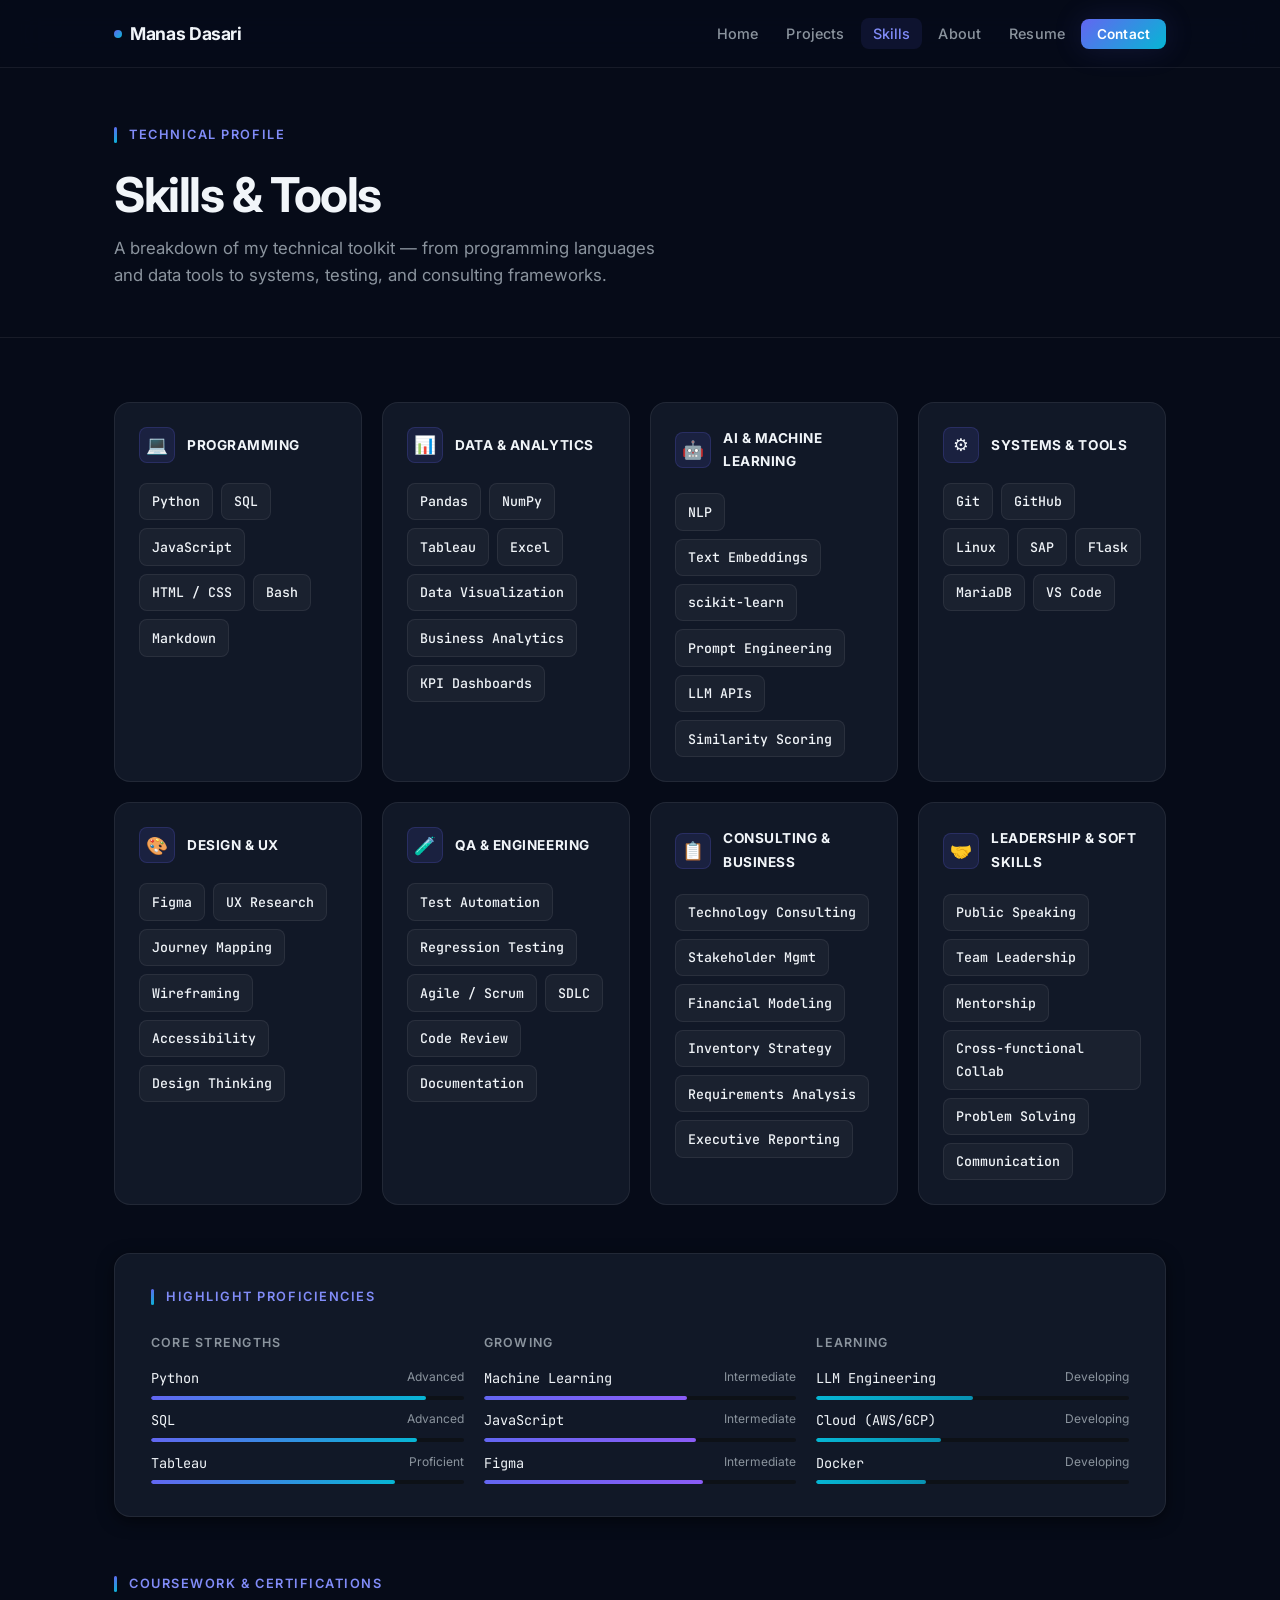
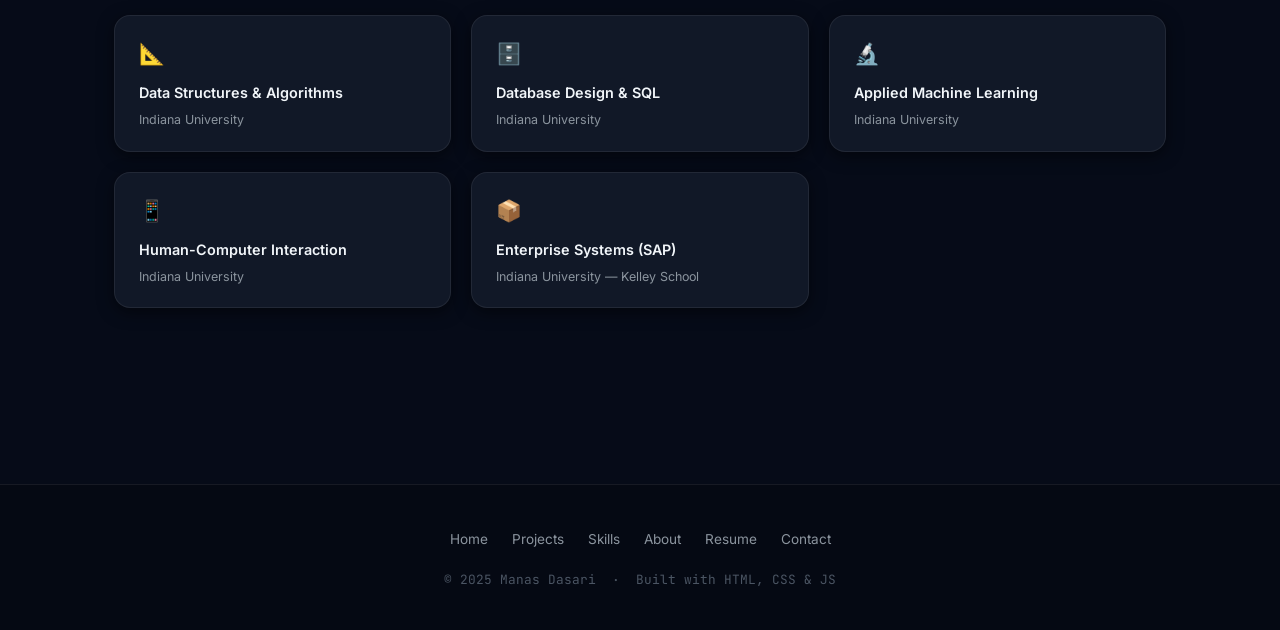
<file: skills.html>
<!DOCTYPE html>
<html lang="en">
<head>
  <meta charset="UTF-8">
  <meta name="viewport" content="width=device-width, initial-scale=1.0">
  <meta name="description" content="Technical skills of Manas Dasari — Programming, Data & Analytics, Systems, and QA Engineering.">
  <title>Skills — Manas Dasari</title>

  <link rel="preconnect" href="https://fonts.googleapis.com">
  <link rel="preconnect" href="https://fonts.gstatic.com" crossorigin>
  <link href="https://fonts.googleapis.com/css2?family=Inter:wght@400;500;600;700;800&family=JetBrains+Mono:wght@400;500;600&display=swap" rel="stylesheet">
  <link rel="stylesheet" href="css/styles.css">
</head>
<body>

  <!-- ── NAVBAR ─────────────────────────────────────────────── -->
  <nav class="navbar">
    <div class="nav-inner">
      <a href="index.html" class="nav-logo">
        <span class="logo-dot"></span>
        Manas Dasari
      </a>
      <ul class="nav-links">
        <li><a href="index.html">Home</a></li>
        <li><a href="projects.html">Projects</a></li>
        <li><a href="skills.html">Skills</a></li>
        <li><a href="about.html">About</a></li>
        <li><a href="resume.html">Resume</a></li>
        <li><a href="contact.html" class="nav-cta">Contact</a></li>
      </ul>
      <button class="nav-hamburger" aria-label="Toggle menu">
        <span></span><span></span><span></span>
      </button>
    </div>
  </nav>

  <!-- Mobile nav -->
  <div class="nav-mobile">
    <ul>
      <li><a href="index.html">Home</a></li>
      <li><a href="projects.html">Projects</a></li>
      <li><a href="skills.html">Skills</a></li>
      <li><a href="about.html">About</a></li>
      <li><a href="resume.html">Resume</a></li>
      <li><a href="contact.html">Contact</a></li>
    </ul>
  </div>

  <!-- ── PAGE HERO ──────────────────────────────────────────── -->
  <div class="page-hero">
    <div class="container">
      <div class="section-label">Technical Profile</div>
      <h1 class="section-title" style="font-size: clamp(2rem, 4vw, 3rem); margin-bottom: 0.75rem;">Skills &amp; Tools</h1>
      <p class="section-subtitle">
        A breakdown of my technical toolkit — from programming languages and data tools
        to systems, testing, and consulting frameworks.
      </p>
    </div>
  </div>

  <div class="container" style="padding-bottom: 6rem;">

    <!-- Primary skills grid -->
    <div class="skills-grid stagger" style="margin-bottom: 2rem;">

      <!-- Programming -->
      <div class="skill-category fade-in">
        <div class="skill-category-header">
          <div class="skill-category-icon">💻</div>
          <div class="skill-category-title">Programming</div>
        </div>
        <div class="skill-pills">
          <span class="skill-pill">Python</span>
          <span class="skill-pill">SQL</span>
          <span class="skill-pill">JavaScript</span>
          <span class="skill-pill">HTML / CSS</span>
          <span class="skill-pill">Bash</span>
          <span class="skill-pill">Markdown</span>
        </div>
      </div>

      <!-- Data & Analytics -->
      <div class="skill-category fade-in">
        <div class="skill-category-header">
          <div class="skill-category-icon">📊</div>
          <div class="skill-category-title">Data &amp; Analytics</div>
        </div>
        <div class="skill-pills">
          <span class="skill-pill">Pandas</span>
          <span class="skill-pill">NumPy</span>
          <span class="skill-pill">Tableau</span>
          <span class="skill-pill">Excel</span>
          <span class="skill-pill">Data Visualization</span>
          <span class="skill-pill">Business Analytics</span>
          <span class="skill-pill">KPI Dashboards</span>
        </div>
      </div>

      <!-- AI & Machine Learning -->
      <div class="skill-category fade-in">
        <div class="skill-category-header">
          <div class="skill-category-icon">🤖</div>
          <div class="skill-category-title">AI &amp; Machine Learning</div>
        </div>
        <div class="skill-pills">
          <span class="skill-pill">NLP</span>
          <span class="skill-pill">Text Embeddings</span>
          <span class="skill-pill">scikit-learn</span>
          <span class="skill-pill">Prompt Engineering</span>
          <span class="skill-pill">LLM APIs</span>
          <span class="skill-pill">Similarity Scoring</span>
        </div>
      </div>

      <!-- Systems & Tools -->
      <div class="skill-category fade-in">
        <div class="skill-category-header">
          <div class="skill-category-icon">⚙️</div>
          <div class="skill-category-title">Systems &amp; Tools</div>
        </div>
        <div class="skill-pills">
          <span class="skill-pill">Git</span>
          <span class="skill-pill">GitHub</span>
          <span class="skill-pill">Linux</span>
          <span class="skill-pill">SAP</span>
          <span class="skill-pill">Flask</span>
          <span class="skill-pill">MariaDB</span>
          <span class="skill-pill">VS Code</span>
        </div>
      </div>

      <!-- Design & UX -->
      <div class="skill-category fade-in">
        <div class="skill-category-header">
          <div class="skill-category-icon">🎨</div>
          <div class="skill-category-title">Design &amp; UX</div>
        </div>
        <div class="skill-pills">
          <span class="skill-pill">Figma</span>
          <span class="skill-pill">UX Research</span>
          <span class="skill-pill">Journey Mapping</span>
          <span class="skill-pill">Wireframing</span>
          <span class="skill-pill">Accessibility</span>
          <span class="skill-pill">Design Thinking</span>
        </div>
      </div>

      <!-- QA & Engineering -->
      <div class="skill-category fade-in">
        <div class="skill-category-header">
          <div class="skill-category-icon">🧪</div>
          <div class="skill-category-title">QA &amp; Engineering</div>
        </div>
        <div class="skill-pills">
          <span class="skill-pill">Test Automation</span>
          <span class="skill-pill">Regression Testing</span>
          <span class="skill-pill">Agile / Scrum</span>
          <span class="skill-pill">SDLC</span>
          <span class="skill-pill">Code Review</span>
          <span class="skill-pill">Documentation</span>
        </div>
      </div>

      <!-- Consulting & Business -->
      <div class="skill-category fade-in">
        <div class="skill-category-header">
          <div class="skill-category-icon">📋</div>
          <div class="skill-category-title">Consulting &amp; Business</div>
        </div>
        <div class="skill-pills">
          <span class="skill-pill">Technology Consulting</span>
          <span class="skill-pill">Stakeholder Mgmt</span>
          <span class="skill-pill">Financial Modeling</span>
          <span class="skill-pill">Inventory Strategy</span>
          <span class="skill-pill">Requirements Analysis</span>
          <span class="skill-pill">Executive Reporting</span>
        </div>
      </div>

      <!-- Soft Skills -->
      <div class="skill-category fade-in">
        <div class="skill-category-header">
          <div class="skill-category-icon">🤝</div>
          <div class="skill-category-title">Leadership &amp; Soft Skills</div>
        </div>
        <div class="skill-pills">
          <span class="skill-pill">Public Speaking</span>
          <span class="skill-pill">Team Leadership</span>
          <span class="skill-pill">Mentorship</span>
          <span class="skill-pill">Cross-functional Collab</span>
          <span class="skill-pill">Problem Solving</span>
          <span class="skill-pill">Communication</span>
        </div>
      </div>

    </div>

    <!-- Proficiency legend block -->
    <div class="card fade-in" style="margin-top: 3rem; padding: 2rem 2.25rem;">
      <div class="section-label" style="margin-bottom: 1.5rem;">Highlight Proficiencies</div>
      <div style="display: grid; grid-template-columns: repeat(auto-fit, minmax(200px, 1fr)); gap: 1.25rem;">

        <div>
          <div style="font-size: 0.78rem; font-weight: 600; text-transform: uppercase; letter-spacing: 0.1em; color: var(--muted); margin-bottom: 0.85rem;">Core Strengths</div>
          <div style="display: flex; flex-direction: column; gap: 0.6rem;">
            <div class="skill-bar-item">
              <div style="display: flex; justify-content: space-between; margin-bottom: 0.35rem;">
                <span style="font-size: 0.85rem; font-family: var(--font-mono);">Python</span>
                <span style="font-size: 0.75rem; color: var(--muted);">Advanced</span>
              </div>
              <div style="height: 4px; background: var(--surface); border-radius: 2px; overflow: hidden;">
                <div style="width: 88%; height: 100%; background: var(--gradient-primary); border-radius: 2px; transition: width 1s ease;"></div>
              </div>
            </div>
            <div class="skill-bar-item">
              <div style="display: flex; justify-content: space-between; margin-bottom: 0.35rem;">
                <span style="font-size: 0.85rem; font-family: var(--font-mono);">SQL</span>
                <span style="font-size: 0.75rem; color: var(--muted);">Advanced</span>
              </div>
              <div style="height: 4px; background: var(--surface); border-radius: 2px; overflow: hidden;">
                <div style="width: 85%; height: 100%; background: var(--gradient-primary); border-radius: 2px;"></div>
              </div>
            </div>
            <div class="skill-bar-item">
              <div style="display: flex; justify-content: space-between; margin-bottom: 0.35rem;">
                <span style="font-size: 0.85rem; font-family: var(--font-mono);">Tableau</span>
                <span style="font-size: 0.75rem; color: var(--muted);">Proficient</span>
              </div>
              <div style="height: 4px; background: var(--surface); border-radius: 2px; overflow: hidden;">
                <div style="width: 78%; height: 100%; background: var(--gradient-primary); border-radius: 2px;"></div>
              </div>
            </div>
          </div>
        </div>

        <div>
          <div style="font-size: 0.78rem; font-weight: 600; text-transform: uppercase; letter-spacing: 0.1em; color: var(--muted); margin-bottom: 0.85rem;">Growing</div>
          <div style="display: flex; flex-direction: column; gap: 0.6rem;">
            <div class="skill-bar-item">
              <div style="display: flex; justify-content: space-between; margin-bottom: 0.35rem;">
                <span style="font-size: 0.85rem; font-family: var(--font-mono);">Machine Learning</span>
                <span style="font-size: 0.75rem; color: var(--muted);">Intermediate</span>
              </div>
              <div style="height: 4px; background: var(--surface); border-radius: 2px; overflow: hidden;">
                <div style="width: 65%; height: 100%; background: linear-gradient(135deg, #6366f1, #8b5cf6); border-radius: 2px;"></div>
              </div>
            </div>
            <div class="skill-bar-item">
              <div style="display: flex; justify-content: space-between; margin-bottom: 0.35rem;">
                <span style="font-size: 0.85rem; font-family: var(--font-mono);">JavaScript</span>
                <span style="font-size: 0.75rem; color: var(--muted);">Intermediate</span>
              </div>
              <div style="height: 4px; background: var(--surface); border-radius: 2px; overflow: hidden;">
                <div style="width: 68%; height: 100%; background: linear-gradient(135deg, #6366f1, #8b5cf6); border-radius: 2px;"></div>
              </div>
            </div>
            <div class="skill-bar-item">
              <div style="display: flex; justify-content: space-between; margin-bottom: 0.35rem;">
                <span style="font-size: 0.85rem; font-family: var(--font-mono);">Figma</span>
                <span style="font-size: 0.75rem; color: var(--muted);">Intermediate</span>
              </div>
              <div style="height: 4px; background: var(--surface); border-radius: 2px; overflow: hidden;">
                <div style="width: 70%; height: 100%; background: linear-gradient(135deg, #6366f1, #8b5cf6); border-radius: 2px;"></div>
              </div>
            </div>
          </div>
        </div>

        <div>
          <div style="font-size: 0.78rem; font-weight: 600; text-transform: uppercase; letter-spacing: 0.1em; color: var(--muted); margin-bottom: 0.85rem;">Learning</div>
          <div style="display: flex; flex-direction: column; gap: 0.6rem;">
            <div class="skill-bar-item">
              <div style="display: flex; justify-content: space-between; margin-bottom: 0.35rem;">
                <span style="font-size: 0.85rem; font-family: var(--font-mono);">LLM Engineering</span>
                <span style="font-size: 0.75rem; color: var(--muted);">Developing</span>
              </div>
              <div style="height: 4px; background: var(--surface); border-radius: 2px; overflow: hidden;">
                <div style="width: 50%; height: 100%; background: linear-gradient(135deg, #06b6d4, #0891b2); border-radius: 2px;"></div>
              </div>
            </div>
            <div class="skill-bar-item">
              <div style="display: flex; justify-content: space-between; margin-bottom: 0.35rem;">
                <span style="font-size: 0.85rem; font-family: var(--font-mono);">Cloud (AWS/GCP)</span>
                <span style="font-size: 0.75rem; color: var(--muted);">Developing</span>
              </div>
              <div style="height: 4px; background: var(--surface); border-radius: 2px; overflow: hidden;">
                <div style="width: 40%; height: 100%; background: linear-gradient(135deg, #06b6d4, #0891b2); border-radius: 2px;"></div>
              </div>
            </div>
            <div class="skill-bar-item">
              <div style="display: flex; justify-content: space-between; margin-bottom: 0.35rem;">
                <span style="font-size: 0.85rem; font-family: var(--font-mono);">Docker</span>
                <span style="font-size: 0.75rem; color: var(--muted);">Developing</span>
              </div>
              <div style="height: 4px; background: var(--surface); border-radius: 2px; overflow: hidden;">
                <div style="width: 35%; height: 100%; background: linear-gradient(135deg, #06b6d4, #0891b2); border-radius: 2px;"></div>
              </div>
            </div>
          </div>
        </div>

      </div>
    </div>

    <!-- Certifications / Courses -->
    <div class="section fade-in" style="margin-top: 3.5rem;">
      <div class="section-label">Coursework &amp; Certifications</div>
      <div class="grid-3 stagger">
        <div class="card" style="padding: 1.25rem 1.5rem;">
          <div style="font-size: 1.3rem; margin-bottom: 0.6rem;">📐</div>
          <div style="font-size: 0.9rem; font-weight: 600; color: var(--text); margin-bottom: 0.25rem;">Data Structures &amp; Algorithms</div>
          <div style="font-size: 0.78rem; color: var(--muted);">Indiana University</div>
        </div>
        <div class="card" style="padding: 1.25rem 1.5rem;">
          <div style="font-size: 1.3rem; margin-bottom: 0.6rem;">🗄️</div>
          <div style="font-size: 0.9rem; font-weight: 600; color: var(--text); margin-bottom: 0.25rem;">Database Design &amp; SQL</div>
          <div style="font-size: 0.78rem; color: var(--muted);">Indiana University</div>
        </div>
        <div class="card" style="padding: 1.25rem 1.5rem;">
          <div style="font-size: 1.3rem; margin-bottom: 0.6rem;">🔬</div>
          <div style="font-size: 0.9rem; font-weight: 600; color: var(--text); margin-bottom: 0.25rem;">Applied Machine Learning</div>
          <div style="font-size: 0.78rem; color: var(--muted);">Indiana University</div>
        </div>
        <div class="card" style="padding: 1.25rem 1.5rem;">
          <div style="font-size: 1.3rem; margin-bottom: 0.6rem;">📱</div>
          <div style="font-size: 0.9rem; font-weight: 600; color: var(--text); margin-bottom: 0.25rem;">Human-Computer Interaction</div>
          <div style="font-size: 0.78rem; color: var(--muted);">Indiana University</div>
        </div>
        <div class="card" style="padding: 1.25rem 1.5rem;">
          <div style="font-size: 1.3rem; margin-bottom: 0.6rem;">📦</div>
          <div style="font-size: 0.9rem; font-weight: 600; color: var(--text); margin-bottom: 0.25rem;">Enterprise Systems (SAP)</div>
          <div style="font-size: 0.78rem; color: var(--muted);">Indiana University — Kelley School</div>
        </div>
        <div class="card" style="padding: 1.25rem 1.5rem;">
          <div style="font-size: 1.3rem; margin-bottom: 0.6rem;">📊</div>
          <div style="font-size: 0.9rem; font-weight: 600; color: var(--text); margin-bottom: 0.25rem;">Business Analytics &amp; Tableau</div>
          <div style="font-size: 0.78rem; color: var(--muted);">Indiana University</div>
        </div>
      </div>
    </div>

  </div>

  <!-- ── FOOTER ─────────────────────────────────────────────────── -->
  <footer class="footer">
    <div class="footer-inner">
      <ul class="footer-links">
        <li><a href="index.html">Home</a></li>
        <li><a href="projects.html">Projects</a></li>
        <li><a href="skills.html">Skills</a></li>
        <li><a href="about.html">About</a></li>
        <li><a href="resume.html">Resume</a></li>
        <li><a href="contact.html">Contact</a></li>
      </ul>
      <p class="footer-copy">
        &copy; 2025 Manas Dasari &nbsp;·&nbsp; Built with HTML, CSS &amp; JS
      </p>
    </div>
  </footer>

  <script src="js/script.js"></script>
</body>
</html>
</file>
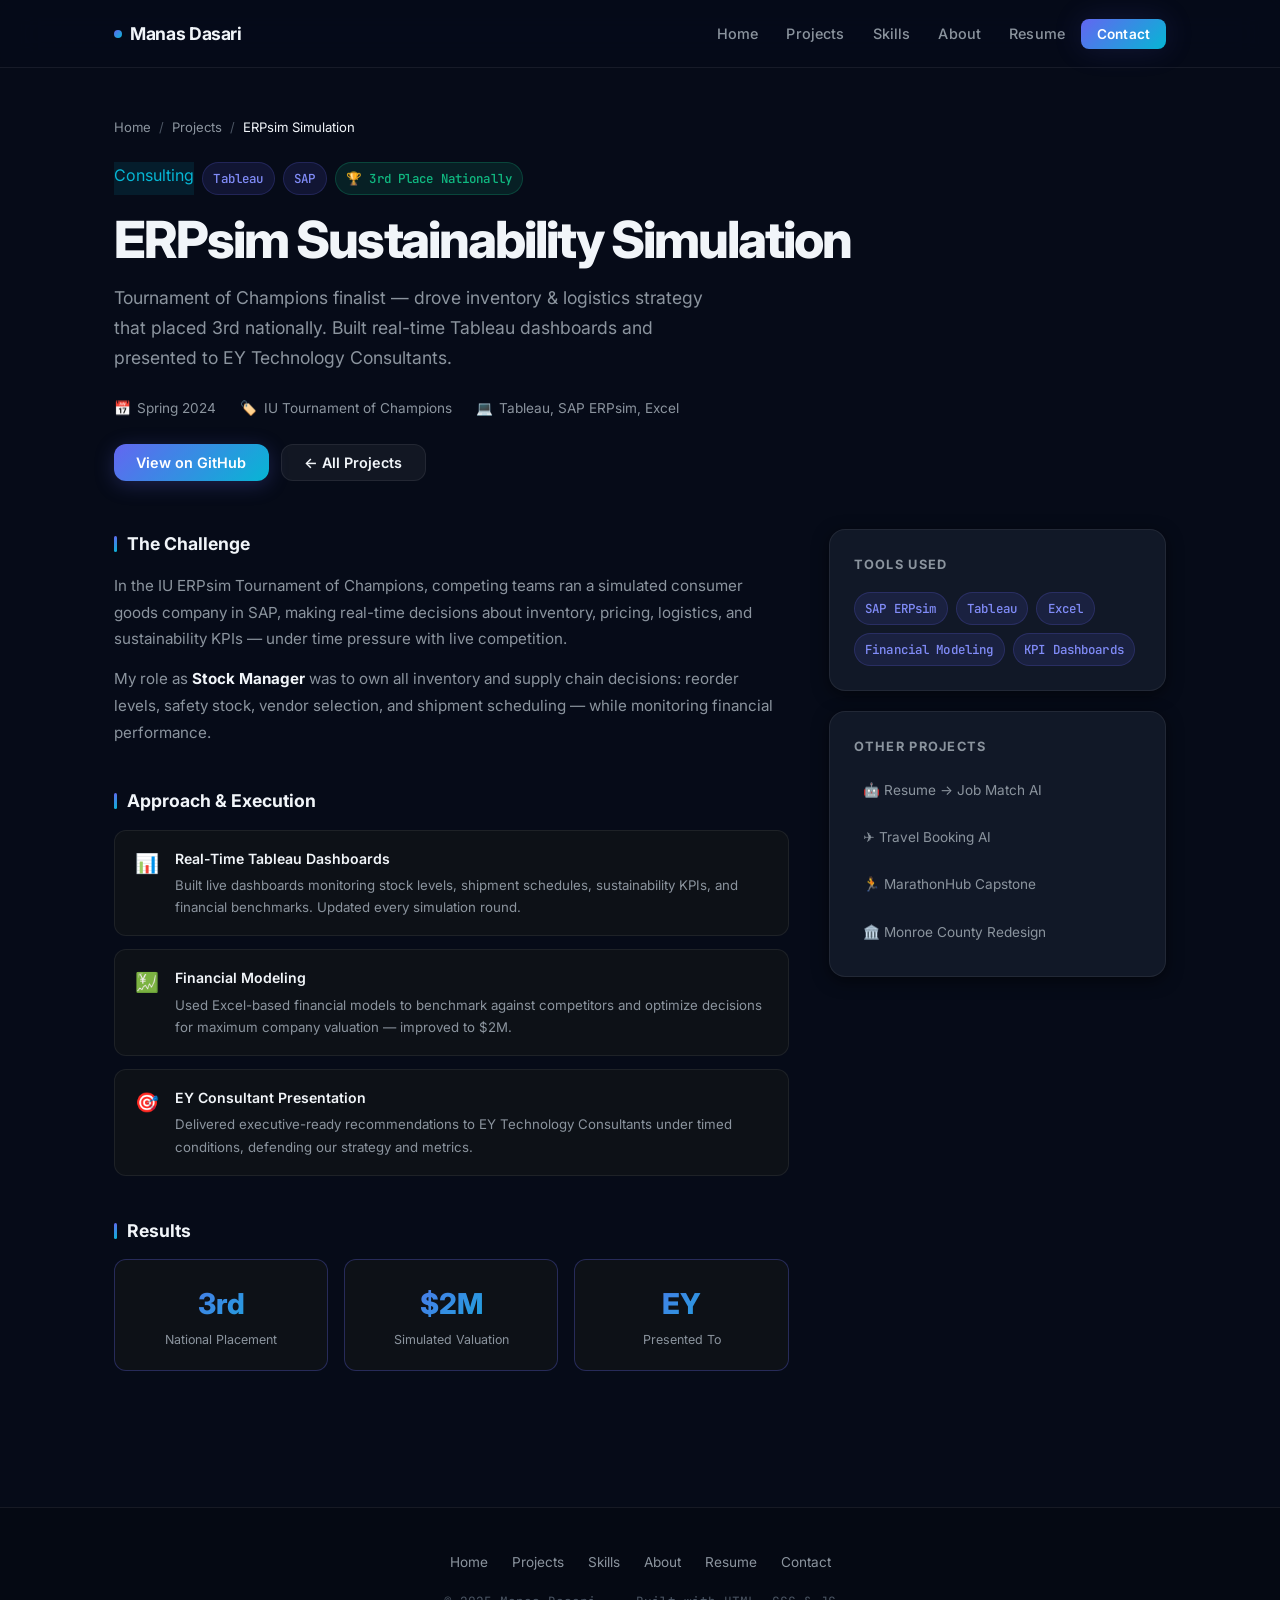
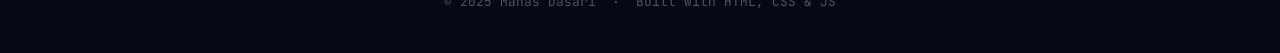
<file: projects/erpsim.html>
<!DOCTYPE html>
<html lang="en">
<head>
  <meta charset="UTF-8">
  <meta name="viewport" content="width=device-width, initial-scale=1.0">
  <meta name="description" content="ERPsim Sustainability Simulation — IU Tournament of Champions, 3rd place nationally.">
  <title>ERPsim Simulation — Manas Dasari</title>
  <link rel="preconnect" href="https://fonts.googleapis.com">
  <link rel="preconnect" href="https://fonts.gstatic.com" crossorigin>
  <link href="https://fonts.googleapis.com/css2?family=Inter:wght@400;500;600;700;800&family=JetBrains+Mono:wght@400;500;600&display=swap" rel="stylesheet">
  <link rel="stylesheet" href="../css/styles.css">
</head>
<body>

  <nav class="navbar">
    <div class="nav-inner">
      <a href="../index.html" class="nav-logo"><span class="logo-dot"></span>Manas Dasari</a>
      <ul class="nav-links">
        <li><a href="../index.html">Home</a></li>
        <li><a href="../projects.html">Projects</a></li>
        <li><a href="../skills.html">Skills</a></li>
        <li><a href="../about.html">About</a></li>
        <li><a href="../resume.html">Resume</a></li>
        <li><a href="../contact.html" class="nav-cta">Contact</a></li>
      </ul>
      <button class="nav-hamburger" aria-label="Toggle menu"><span></span><span></span><span></span></button>
    </div>
  </nav>
  <div class="nav-mobile">
    <ul>
      <li><a href="../index.html">Home</a></li>
      <li><a href="../projects.html">Projects</a></li>
      <li><a href="../skills.html">Skills</a></li>
      <li><a href="../about.html">About</a></li>
      <li><a href="../resume.html">Resume</a></li>
      <li><a href="../contact.html">Contact</a></li>
    </ul>
  </div>

  <div class="project-detail-hero">
    <div class="container">
      <div class="project-breadcrumb">
        <a href="../index.html">Home</a><span class="sep">/</span>
        <a href="../projects.html">Projects</a><span class="sep">/</span>
        <span style="color:var(--text)">ERPsim Simulation</span>
      </div>
      <div class="tag-group" style="margin-bottom:1rem;">
        <span class="tag-cyan">Consulting</span>
        <span class="tag">Tableau</span>
        <span class="tag">SAP</span>
        <span style="background:rgba(16,185,129,0.12);color:#10b981;border-color:rgba(16,185,129,0.25);" class="tag">🏆 3rd Place Nationally</span>
      </div>
      <h1 class="project-detail-title">ERPsim Sustainability Simulation</h1>
      <p style="font-size:1.1rem;color:var(--muted);max-width:600px;line-height:1.7;margin-bottom:1.5rem;">
        Tournament of Champions finalist — drove inventory &amp; logistics strategy that placed 3rd
        nationally. Built real-time Tableau dashboards and presented to EY Technology Consultants.
      </p>
      <div class="project-detail-meta">
        <div class="project-detail-meta-item"><span>📅</span><span>Spring 2024</span></div>
        <div class="project-detail-meta-item"><span>🏷️</span><span>IU Tournament of Champions</span></div>
        <div class="project-detail-meta-item"><span>💻</span><span>Tableau, SAP ERPsim, Excel</span></div>
      </div>
      <div style="display:flex;gap:0.75rem;flex-wrap:wrap;">
        <a href="https://github.com/manasdasa" class="btn btn-primary" target="_blank" rel="noopener">View on GitHub</a>
        <a href="../projects.html" class="btn btn-secondary">← All Projects</a>
      </div>
    </div>
  </div>

  <div class="container" style="padding-bottom:6rem;">
    <div class="detail-grid">
      <div>

        <div class="detail-section fade-in">
          <h3>The Challenge</h3>
          <p>
            In the IU ERPsim Tournament of Champions, competing teams ran a simulated consumer goods
            company in SAP, making real-time decisions about inventory, pricing, logistics, and
            sustainability KPIs — under time pressure with live competition.
          </p>
          <p style="margin-top:0.85rem;">
            My role as <strong style="color:var(--text)">Stock Manager</strong> was to own all
            inventory and supply chain decisions: reorder levels, safety stock, vendor selection,
            and shipment scheduling — while monitoring financial performance.
          </p>
        </div>

        <div class="detail-section fade-in">
          <h3>Approach &amp; Execution</h3>
          <div style="display:flex;flex-direction:column;gap:0.85rem;margin-top:0.5rem;">
            <div style="display:flex;gap:1rem;padding:1rem 1.25rem;background:var(--surface);border:1px solid var(--border);border-radius:var(--radius-md);">
              <span style="font-size:1.2rem;flex-shrink:0">📊</span>
              <div><div style="font-size:0.88rem;font-weight:600;margin-bottom:0.2rem;">Real-Time Tableau Dashboards</div><div style="font-size:0.83rem;color:var(--muted)">Built live dashboards monitoring stock levels, shipment schedules, sustainability KPIs, and financial benchmarks. Updated every simulation round.</div></div>
            </div>
            <div style="display:flex;gap:1rem;padding:1rem 1.25rem;background:var(--surface);border:1px solid var(--border);border-radius:var(--radius-md);">
              <span style="font-size:1.2rem;flex-shrink:0">💹</span>
              <div><div style="font-size:0.88rem;font-weight:600;margin-bottom:0.2rem;">Financial Modeling</div><div style="font-size:0.83rem;color:var(--muted)">Used Excel-based financial models to benchmark against competitors and optimize decisions for maximum company valuation — improved to $2M.</div></div>
            </div>
            <div style="display:flex;gap:1rem;padding:1rem 1.25rem;background:var(--surface);border:1px solid var(--border);border-radius:var(--radius-md);">
              <span style="font-size:1.2rem;flex-shrink:0">🎯</span>
              <div><div style="font-size:0.88rem;font-weight:600;margin-bottom:0.2rem;">EY Consultant Presentation</div><div style="font-size:0.83rem;color:var(--muted)">Delivered executive-ready recommendations to EY Technology Consultants under timed conditions, defending our strategy and metrics.</div></div>
            </div>
          </div>
        </div>

        <div class="detail-section fade-in">
          <h3>Results</h3>
          <div style="display:grid;grid-template-columns:repeat(3,1fr);gap:1rem;margin-top:0.5rem;">
            <div style="background:var(--surface);border:1px solid rgba(99,102,241,0.3);border-radius:var(--radius-md);padding:1.25rem;text-align:center;">
              <div style="font-size:1.8rem;font-weight:800;background:var(--gradient-primary);-webkit-background-clip:text;-webkit-text-fill-color:transparent;background-clip:text;">3rd</div>
              <div style="font-size:0.78rem;color:var(--muted)">National Placement</div>
            </div>
            <div style="background:var(--surface);border:1px solid rgba(99,102,241,0.3);border-radius:var(--radius-md);padding:1.25rem;text-align:center;">
              <div style="font-size:1.8rem;font-weight:800;background:var(--gradient-primary);-webkit-background-clip:text;-webkit-text-fill-color:transparent;background-clip:text;">$2M</div>
              <div style="font-size:0.78rem;color:var(--muted)">Simulated Valuation</div>
            </div>
            <div style="background:var(--surface);border:1px solid rgba(99,102,241,0.3);border-radius:var(--radius-md);padding:1.25rem;text-align:center;">
              <div style="font-size:1.8rem;font-weight:800;background:var(--gradient-primary);-webkit-background-clip:text;-webkit-text-fill-color:transparent;background-clip:text;">EY</div>
              <div style="font-size:0.78rem;color:var(--muted)">Presented To</div>
            </div>
          </div>
        </div>

      </div>

      <div class="detail-sidebar">
        <div class="card">
          <h4>Tools Used</h4>
          <div class="tag-group">
            <span class="tag">SAP ERPsim</span>
            <span class="tag">Tableau</span>
            <span class="tag">Excel</span>
            <span class="tag">Financial Modeling</span>
            <span class="tag">KPI Dashboards</span>
          </div>
        </div>
        <div class="card">
          <h4>Other Projects</h4>
          <div style="display:flex;flex-direction:column;gap:0.5rem;">
            <a href="resume-job-match.html" style="font-size:0.85rem;color:var(--muted);display:flex;gap:0.5rem;padding:0.5rem 0.6rem;border-radius:var(--radius-sm);">🤖 Resume → Job Match AI</a>
            <a href="travel-booking-ai.html" style="font-size:0.85rem;color:var(--muted);display:flex;gap:0.5rem;padding:0.5rem 0.6rem;border-radius:var(--radius-sm);">✈️ Travel Booking AI</a>
            <a href="marathonhub.html" style="font-size:0.85rem;color:var(--muted);display:flex;gap:0.5rem;padding:0.5rem 0.6rem;border-radius:var(--radius-sm);">🏃 MarathonHub Capstone</a>
            <a href="monroe-county.html" style="font-size:0.85rem;color:var(--muted);display:flex;gap:0.5rem;padding:0.5rem 0.6rem;border-radius:var(--radius-sm);">🏛️ Monroe County Redesign</a>
          </div>
        </div>
      </div>
    </div>
  </div>

  <footer class="footer">
    <div class="footer-inner">
      <ul class="footer-links">
        <li><a href="../index.html">Home</a></li><li><a href="../projects.html">Projects</a></li>
        <li><a href="../skills.html">Skills</a></li><li><a href="../about.html">About</a></li>
        <li><a href="../resume.html">Resume</a></li><li><a href="../contact.html">Contact</a></li>
      </ul>
      <p class="footer-copy">&copy; 2025 Manas Dasari &nbsp;·&nbsp; Built with HTML, CSS &amp; JS</p>
    </div>
  </footer>
  <script src="../js/script.js"></script>
</body>
</html>
</file>
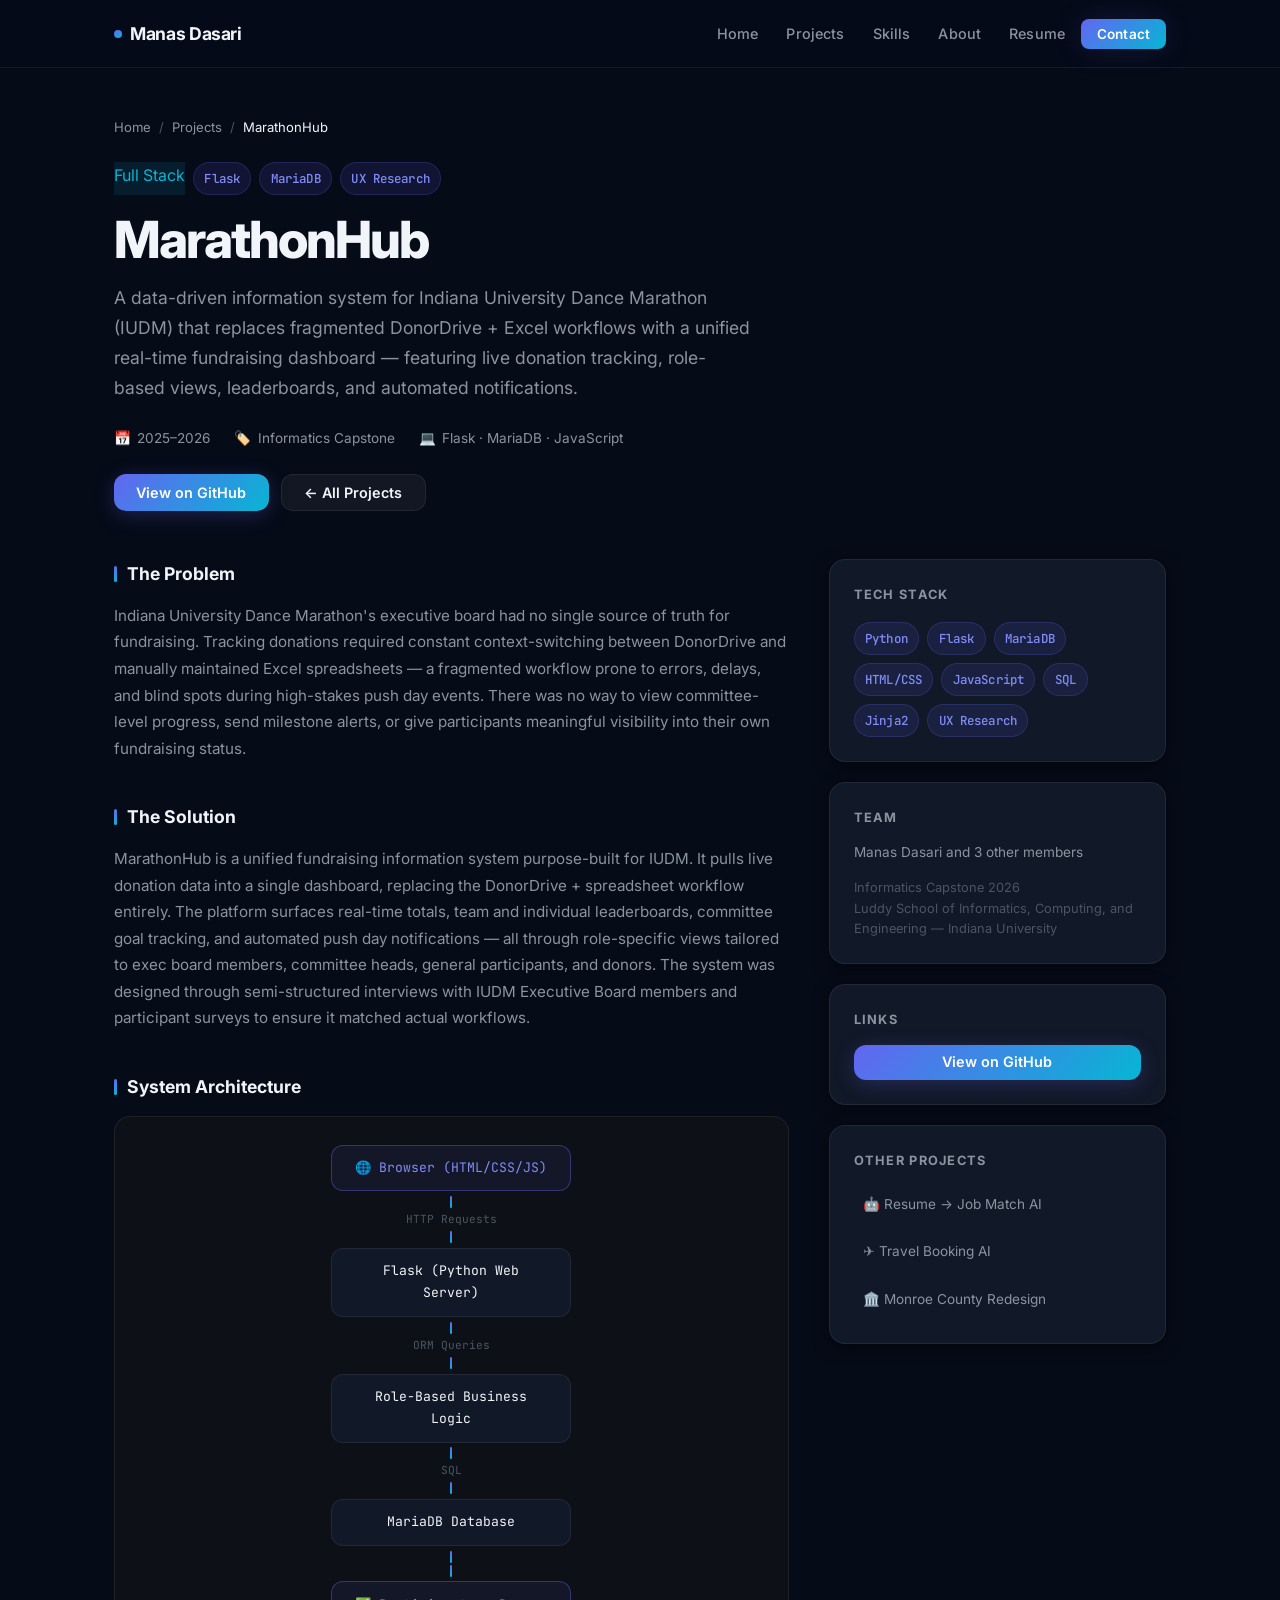
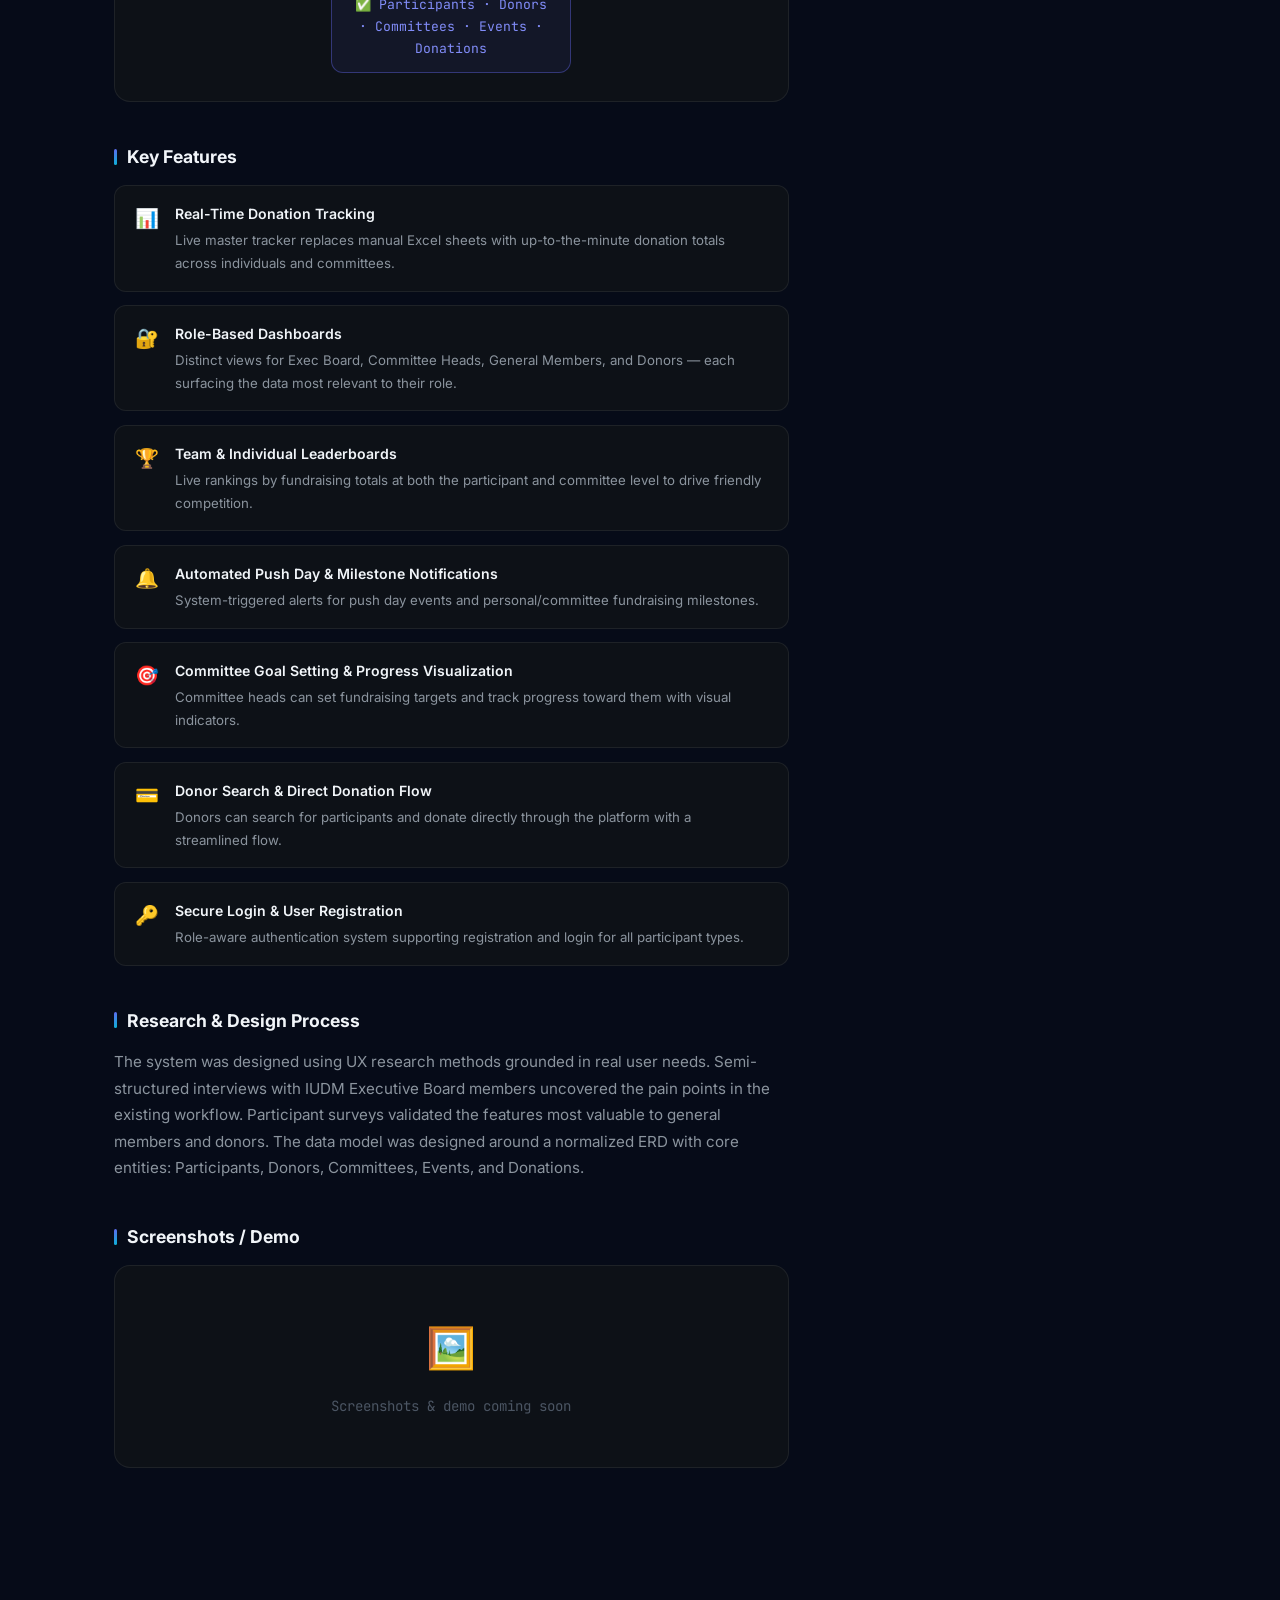
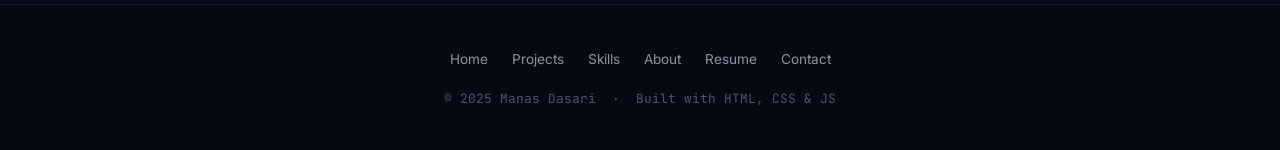
<file: projects/marathonhub.html>
<!DOCTYPE html>
<html lang="en">
<head>
  <meta charset="UTF-8">
  <meta name="viewport" content="width=device-width, initial-scale=1.0">
  <meta name="description" content="MarathonHub — a data-driven information system for Indiana University Dance Marathon (IUDM) to streamline real-time fundraising tracking.">
  <title>MarathonHub — IUDM Fundraising Platform | Manas Dasari</title>
  <link rel="preconnect" href="https://fonts.googleapis.com">
  <link rel="preconnect" href="https://fonts.gstatic.com" crossorigin>
  <link href="https://fonts.googleapis.com/css2?family=Inter:wght@400;500;600;700;800&family=JetBrains+Mono:wght@400;500;600&display=swap" rel="stylesheet">
  <link rel="stylesheet" href="../css/styles.css">
</head>
<body>

  <nav class="navbar">
    <div class="nav-inner">
      <a href="../index.html" class="nav-logo"><span class="logo-dot"></span>Manas Dasari</a>
      <ul class="nav-links">
        <li><a href="../index.html">Home</a></li>
        <li><a href="../projects.html">Projects</a></li>
        <li><a href="../skills.html">Skills</a></li>
        <li><a href="../about.html">About</a></li>
        <li><a href="../resume.html">Resume</a></li>
        <li><a href="../contact.html" class="nav-cta">Contact</a></li>
      </ul>
      <button class="nav-hamburger" aria-label="Toggle menu"><span></span><span></span><span></span></button>
    </div>
  </nav>
  <div class="nav-mobile">
    <ul>
      <li><a href="../index.html">Home</a></li>
      <li><a href="../projects.html">Projects</a></li>
      <li><a href="../skills.html">Skills</a></li>
      <li><a href="../about.html">About</a></li>
      <li><a href="../resume.html">Resume</a></li>
      <li><a href="../contact.html">Contact</a></li>
    </ul>
  </div>

  <div class="project-detail-hero">
    <div class="container">
      <div class="project-breadcrumb">
        <a href="../index.html">Home</a><span class="sep">/</span>
        <a href="../projects.html">Projects</a><span class="sep">/</span>
        <span style="color:var(--text)">MarathonHub</span>
      </div>
      <div class="tag-group" style="margin-bottom:1rem;">
        <span class="tag-cyan">Full Stack</span>
        <span class="tag">Flask</span>
        <span class="tag">MariaDB</span>
        <span class="tag">UX Research</span>
      </div>
      <h1 class="project-detail-title">MarathonHub</h1>
      <p style="font-size:1.1rem;color:var(--muted);max-width:640px;line-height:1.7;margin-bottom:1.5rem;">
        A data-driven information system for Indiana University Dance Marathon (IUDM) that replaces
        fragmented DonorDrive + Excel workflows with a unified real-time fundraising dashboard —
        featuring live donation tracking, role-based views, leaderboards, and automated notifications.
      </p>
      <div class="project-detail-meta">
        <div class="project-detail-meta-item"><span>📅</span><span>2025–2026</span></div>
        <div class="project-detail-meta-item"><span>🏷️</span><span>Informatics Capstone</span></div>
        <div class="project-detail-meta-item"><span>💻</span><span>Flask · MariaDB · JavaScript</span></div>
      </div>
      <div style="display:flex;gap:0.75rem;flex-wrap:wrap;">
        <a href="https://github.com/manasdasa" class="btn btn-primary" target="_blank" rel="noopener">View on GitHub</a>
        <a href="../projects.html" class="btn btn-secondary">← All Projects</a>
      </div>
    </div>
  </div>

  <div class="container" style="padding-bottom:6rem;">
    <div class="detail-grid">
      <div>

        <div class="detail-section fade-in">
          <h3>The Problem</h3>
          <p>
            Indiana University Dance Marathon's executive board had no single source of truth for
            fundraising. Tracking donations required constant context-switching between DonorDrive
            and manually maintained Excel spreadsheets — a fragmented workflow prone to errors,
            delays, and blind spots during high-stakes push day events. There was no way to view
            committee-level progress, send milestone alerts, or give participants meaningful
            visibility into their own fundraising status.
          </p>
        </div>

        <div class="detail-section fade-in">
          <h3>The Solution</h3>
          <p>
            MarathonHub is a unified fundraising information system purpose-built for IUDM. It
            pulls live donation data into a single dashboard, replacing the DonorDrive + spreadsheet
            workflow entirely. The platform surfaces real-time totals, team and individual
            leaderboards, committee goal tracking, and automated push day notifications — all
            through role-specific views tailored to exec board members, committee heads, general
            participants, and donors. The system was designed through semi-structured interviews
            with IUDM Executive Board members and participant surveys to ensure it matched actual
            workflows.
          </p>
        </div>

        <div class="detail-section fade-in">
          <h3>System Architecture</h3>
          <div class="pipeline">
            <div class="pipeline-step"><div class="pipeline-node highlight">🌐 Browser (HTML/CSS/JS)</div></div>
            <div class="pipeline-connector"><div class="pipe-line"></div><span style="font-size:0.7rem;color:var(--dim);font-family:var(--font-mono)">HTTP Requests</span><div class="pipe-line"></div></div>
            <div class="pipeline-step"><div class="pipeline-node">Flask (Python Web Server)</div></div>
            <div class="pipeline-connector"><div class="pipe-line"></div><span style="font-size:0.7rem;color:var(--dim);font-family:var(--font-mono)">ORM Queries</span><div class="pipe-line"></div></div>
            <div class="pipeline-step"><div class="pipeline-node">Role-Based Business Logic</div></div>
            <div class="pipeline-connector"><div class="pipe-line"></div><span style="font-size:0.7rem;color:var(--dim);font-family:var(--font-mono)">SQL</span><div class="pipe-line"></div></div>
            <div class="pipeline-step"><div class="pipeline-node">MariaDB Database</div></div>
            <div class="pipeline-connector"><div class="pipe-line"></div><div class="pipe-line"></div></div>
            <div class="pipeline-step"><div class="pipeline-node highlight">✅ Participants · Donors · Committees · Events · Donations</div></div>
          </div>
        </div>

        <div class="detail-section fade-in">
          <h3>Key Features</h3>
          <div style="display:flex;flex-direction:column;gap:0.85rem;margin-top:0.5rem;">
            <div style="display:flex;gap:1rem;padding:1rem 1.25rem;background:var(--surface);border:1px solid var(--border);border-radius:var(--radius-md);">
              <span style="font-size:1.2rem;flex-shrink:0">📊</span>
              <div><div style="font-size:0.88rem;font-weight:600;margin-bottom:0.2rem;">Real-Time Donation Tracking</div><div style="font-size:0.83rem;color:var(--muted)">Live master tracker replaces manual Excel sheets with up-to-the-minute donation totals across individuals and committees.</div></div>
            </div>
            <div style="display:flex;gap:1rem;padding:1rem 1.25rem;background:var(--surface);border:1px solid var(--border);border-radius:var(--radius-md);">
              <span style="font-size:1.2rem;flex-shrink:0">🔐</span>
              <div><div style="font-size:0.88rem;font-weight:600;margin-bottom:0.2rem;">Role-Based Dashboards</div><div style="font-size:0.83rem;color:var(--muted)">Distinct views for Exec Board, Committee Heads, General Members, and Donors — each surfacing the data most relevant to their role.</div></div>
            </div>
            <div style="display:flex;gap:1rem;padding:1rem 1.25rem;background:var(--surface);border:1px solid var(--border);border-radius:var(--radius-md);">
              <span style="font-size:1.2rem;flex-shrink:0">🏆</span>
              <div><div style="font-size:0.88rem;font-weight:600;margin-bottom:0.2rem;">Team &amp; Individual Leaderboards</div><div style="font-size:0.83rem;color:var(--muted)">Live rankings by fundraising totals at both the participant and committee level to drive friendly competition.</div></div>
            </div>
            <div style="display:flex;gap:1rem;padding:1rem 1.25rem;background:var(--surface);border:1px solid var(--border);border-radius:var(--radius-md);">
              <span style="font-size:1.2rem;flex-shrink:0">🔔</span>
              <div><div style="font-size:0.88rem;font-weight:600;margin-bottom:0.2rem;">Automated Push Day &amp; Milestone Notifications</div><div style="font-size:0.83rem;color:var(--muted)">System-triggered alerts for push day events and personal/committee fundraising milestones.</div></div>
            </div>
            <div style="display:flex;gap:1rem;padding:1rem 1.25rem;background:var(--surface);border:1px solid var(--border);border-radius:var(--radius-md);">
              <span style="font-size:1.2rem;flex-shrink:0">🎯</span>
              <div><div style="font-size:0.88rem;font-weight:600;margin-bottom:0.2rem;">Committee Goal Setting &amp; Progress Visualization</div><div style="font-size:0.83rem;color:var(--muted)">Committee heads can set fundraising targets and track progress toward them with visual indicators.</div></div>
            </div>
            <div style="display:flex;gap:1rem;padding:1rem 1.25rem;background:var(--surface);border:1px solid var(--border);border-radius:var(--radius-md);">
              <span style="font-size:1.2rem;flex-shrink:0">💳</span>
              <div><div style="font-size:0.88rem;font-weight:600;margin-bottom:0.2rem;">Donor Search &amp; Direct Donation Flow</div><div style="font-size:0.83rem;color:var(--muted)">Donors can search for participants and donate directly through the platform with a streamlined flow.</div></div>
            </div>
            <div style="display:flex;gap:1rem;padding:1rem 1.25rem;background:var(--surface);border:1px solid var(--border);border-radius:var(--radius-md);">
              <span style="font-size:1.2rem;flex-shrink:0">🔑</span>
              <div><div style="font-size:0.88rem;font-weight:600;margin-bottom:0.2rem;">Secure Login &amp; User Registration</div><div style="font-size:0.83rem;color:var(--muted)">Role-aware authentication system supporting registration and login for all participant types.</div></div>
            </div>
          </div>
        </div>

        <div class="detail-section fade-in">
          <h3>Research &amp; Design Process</h3>
          <p>
            The system was designed using UX research methods grounded in real user needs.
            Semi-structured interviews with IUDM Executive Board members uncovered the pain points
            in the existing workflow. Participant surveys validated the features most valuable to
            general members and donors. The data model was designed around a normalized ERD with
            core entities: Participants, Donors, Committees, Events, and Donations.
          </p>
        </div>

        <div class="detail-section fade-in">
          <h3>Screenshots / Demo</h3>
          <div style="background:var(--surface);border:1px solid var(--border);border-radius:var(--radius-lg);padding:3rem;text-align:center;">
            <div style="font-size:2.5rem;margin-bottom:0.75rem;">🖼️</div>
            <p style="color:var(--dim);font-size:0.88rem;font-family:var(--font-mono)">Screenshots &amp; demo coming soon</p>
          </div>
        </div>

      </div>

      <div class="detail-sidebar">
        <div class="card">
          <h4>Tech Stack</h4>
          <div class="tag-group">
            <span class="tag">Python</span>
            <span class="tag">Flask</span>
            <span class="tag">MariaDB</span>
            <span class="tag">HTML/CSS</span>
            <span class="tag">JavaScript</span>
            <span class="tag">SQL</span>
            <span class="tag">Jinja2</span>
            <span class="tag">UX Research</span>
          </div>
        </div>
        <div class="card">
          <h4>Team</h4>
          <div style="display:flex;flex-direction:column;gap:0.4rem;font-size:0.85rem;color:var(--muted);line-height:1.6;">
            <span>Manas Dasari and 3 other members</span>
            <span style="margin-top:0.5rem;font-size:0.8rem;color:var(--dim);">Informatics Capstone 2026<br>Luddy School of Informatics, Computing, and Engineering — Indiana University</span>
          </div>
        </div>
        <div class="card">
          <h4>Links</h4>
          <a href="https://github.com/manasdasa" class="btn btn-primary" target="_blank" rel="noopener">View on GitHub</a>
        </div>
        <div class="card">
          <h4>Other Projects</h4>
          <div style="display:flex;flex-direction:column;gap:0.5rem;">
            <a href="resume-job-match.html" style="font-size:0.85rem;color:var(--muted);display:flex;gap:0.5rem;padding:0.5rem 0.6rem;border-radius:var(--radius-sm);">🤖 Resume → Job Match AI</a>
            <a href="travel-booking-ai.html" style="font-size:0.85rem;color:var(--muted);display:flex;gap:0.5rem;padding:0.5rem 0.6rem;border-radius:var(--radius-sm);">✈️ Travel Booking AI</a>
            <a href="monroe-county.html" style="font-size:0.85rem;color:var(--muted);display:flex;gap:0.5rem;padding:0.5rem 0.6rem;border-radius:var(--radius-sm);">🏛️ Monroe County Redesign</a>
          </div>
        </div>
      </div>
    </div>
  </div>

  <footer class="footer">
    <div class="footer-inner">
      <ul class="footer-links">
        <li><a href="../index.html">Home</a></li><li><a href="../projects.html">Projects</a></li>
        <li><a href="../skills.html">Skills</a></li><li><a href="../about.html">About</a></li>
        <li><a href="../resume.html">Resume</a></li><li><a href="../contact.html">Contact</a></li>
      </ul>
      <p class="footer-copy">&copy; 2025 Manas Dasari &nbsp;·&nbsp; Built with HTML, CSS &amp; JS</p>
    </div>
  </footer>
  <script src="../js/script.js"></script>
</body>
</html>
</file>
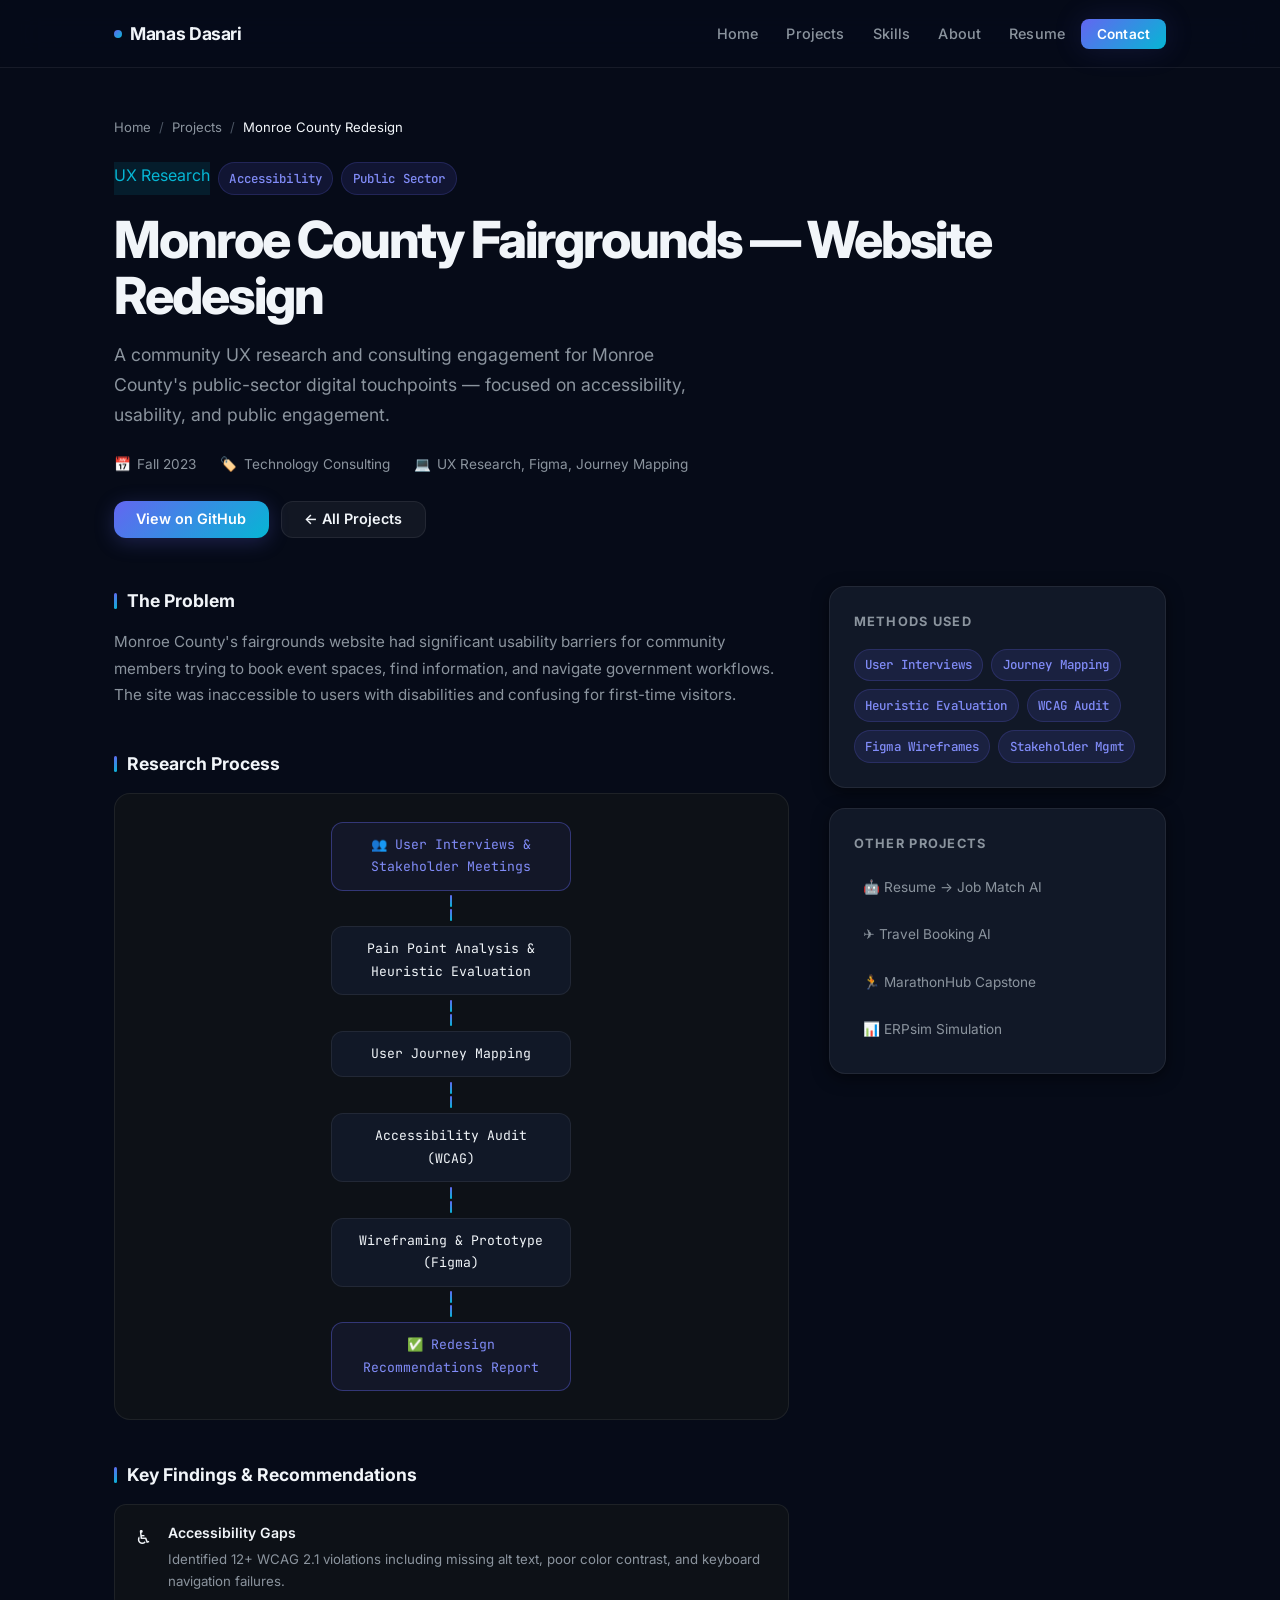
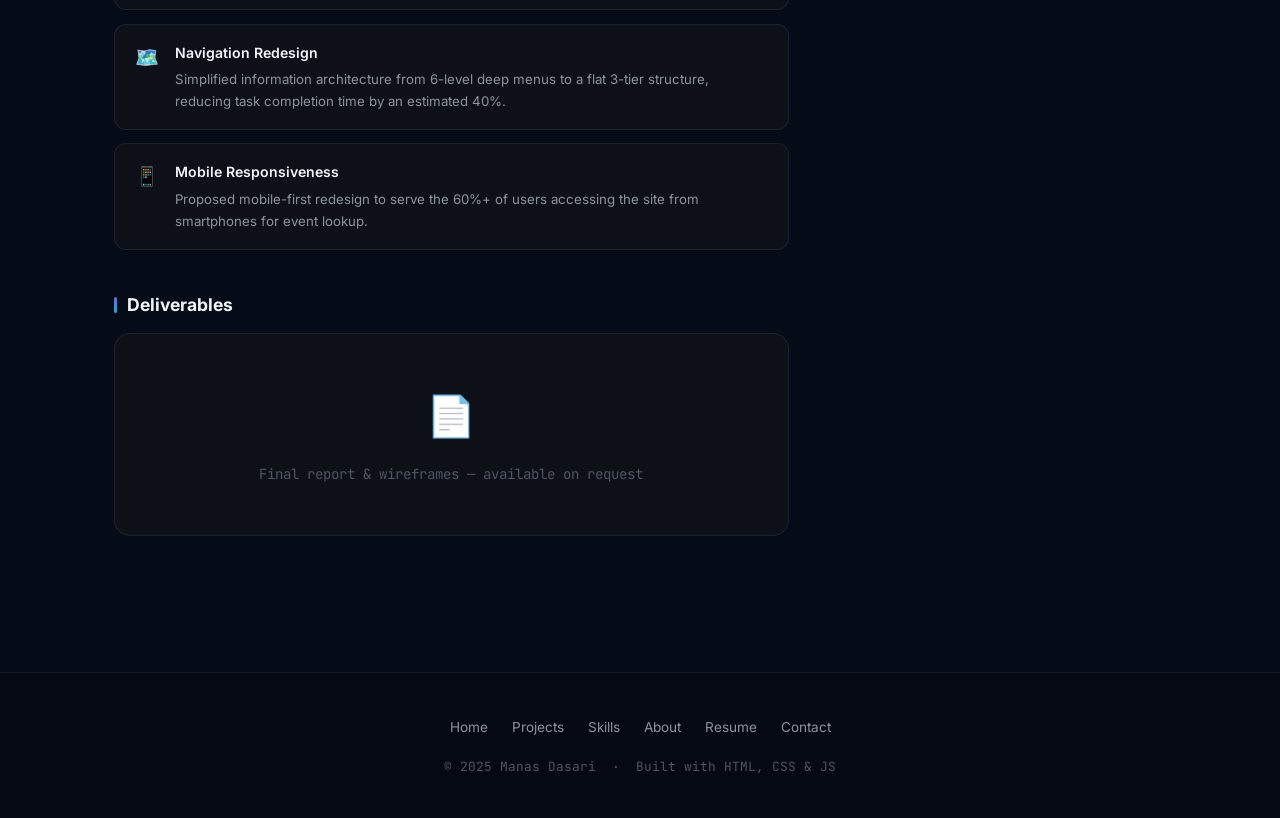
<file: projects/monroe-county.html>
<!DOCTYPE html>
<html lang="en">
<head>
  <meta charset="UTF-8">
  <meta name="viewport" content="width=device-width, initial-scale=1.0">
  <meta name="description" content="Monroe County Fairgrounds Website Redesign — UX research and accessibility consulting for local government.">
  <title>Monroe County Redesign — Manas Dasari</title>
  <link rel="preconnect" href="https://fonts.googleapis.com">
  <link rel="preconnect" href="https://fonts.gstatic.com" crossorigin>
  <link href="https://fonts.googleapis.com/css2?family=Inter:wght@400;500;600;700;800&family=JetBrains+Mono:wght@400;500;600&display=swap" rel="stylesheet">
  <link rel="stylesheet" href="../css/styles.css">
</head>
<body>

  <nav class="navbar">
    <div class="nav-inner">
      <a href="../index.html" class="nav-logo"><span class="logo-dot"></span>Manas Dasari</a>
      <ul class="nav-links">
        <li><a href="../index.html">Home</a></li>
        <li><a href="../projects.html">Projects</a></li>
        <li><a href="../skills.html">Skills</a></li>
        <li><a href="../about.html">About</a></li>
        <li><a href="../resume.html">Resume</a></li>
        <li><a href="../contact.html" class="nav-cta">Contact</a></li>
      </ul>
      <button class="nav-hamburger" aria-label="Toggle menu"><span></span><span></span><span></span></button>
    </div>
  </nav>
  <div class="nav-mobile">
    <ul>
      <li><a href="../index.html">Home</a></li>
      <li><a href="../projects.html">Projects</a></li>
      <li><a href="../skills.html">Skills</a></li>
      <li><a href="../about.html">About</a></li>
      <li><a href="../resume.html">Resume</a></li>
      <li><a href="../contact.html">Contact</a></li>
    </ul>
  </div>

  <div class="project-detail-hero">
    <div class="container">
      <div class="project-breadcrumb">
        <a href="../index.html">Home</a><span class="sep">/</span>
        <a href="../projects.html">Projects</a><span class="sep">/</span>
        <span style="color:var(--text)">Monroe County Redesign</span>
      </div>
      <div class="tag-group" style="margin-bottom:1rem;">
        <span class="tag-cyan">UX Research</span>
        <span class="tag">Accessibility</span>
        <span class="tag">Public Sector</span>
      </div>
      <h1 class="project-detail-title">Monroe County Fairgrounds — Website Redesign</h1>
      <p style="font-size:1.1rem;color:var(--muted);max-width:600px;line-height:1.7;margin-bottom:1.5rem;">
        A community UX research and consulting engagement for Monroe County's public-sector digital
        touchpoints — focused on accessibility, usability, and public engagement.
      </p>
      <div class="project-detail-meta">
        <div class="project-detail-meta-item"><span>📅</span><span>Fall 2023</span></div>
        <div class="project-detail-meta-item"><span>🏷️</span><span>Technology Consulting</span></div>
        <div class="project-detail-meta-item"><span>💻</span><span>UX Research, Figma, Journey Mapping</span></div>
      </div>
      <div style="display:flex;gap:0.75rem;flex-wrap:wrap;">
        <a href="https://github.com/manasdasa" class="btn btn-primary" target="_blank" rel="noopener">View on GitHub</a>
        <a href="../projects.html" class="btn btn-secondary">← All Projects</a>
      </div>
    </div>
  </div>

  <div class="container" style="padding-bottom:6rem;">
    <div class="detail-grid">
      <div>

        <div class="detail-section fade-in">
          <h3>The Problem</h3>
          <p>
            Monroe County's fairgrounds website had significant usability barriers for community
            members trying to book event spaces, find information, and navigate government workflows.
            The site was inaccessible to users with disabilities and confusing for first-time visitors.
          </p>
        </div>

        <div class="detail-section fade-in">
          <h3>Research Process</h3>
          <div class="pipeline">
            <div class="pipeline-step"><div class="pipeline-node highlight">👥 User Interviews &amp; Stakeholder Meetings</div></div>
            <div class="pipeline-connector"><div class="pipe-line"></div><div class="pipe-line"></div></div>
            <div class="pipeline-step"><div class="pipeline-node">Pain Point Analysis &amp; Heuristic Evaluation</div></div>
            <div class="pipeline-connector"><div class="pipe-line"></div><div class="pipe-line"></div></div>
            <div class="pipeline-step"><div class="pipeline-node">User Journey Mapping</div></div>
            <div class="pipeline-connector"><div class="pipe-line"></div><div class="pipe-line"></div></div>
            <div class="pipeline-step"><div class="pipeline-node">Accessibility Audit (WCAG)</div></div>
            <div class="pipeline-connector"><div class="pipe-line"></div><div class="pipe-line"></div></div>
            <div class="pipeline-step"><div class="pipeline-node">Wireframing &amp; Prototype (Figma)</div></div>
            <div class="pipeline-connector"><div class="pipe-line"></div><div class="pipe-line"></div></div>
            <div class="pipeline-step"><div class="pipeline-node highlight">✅ Redesign Recommendations Report</div></div>
          </div>
        </div>

        <div class="detail-section fade-in">
          <h3>Key Findings &amp; Recommendations</h3>
          <div style="display:flex;flex-direction:column;gap:0.85rem;margin-top:0.5rem;">
            <div style="display:flex;gap:1rem;padding:1rem 1.25rem;background:var(--surface);border:1px solid var(--border);border-radius:var(--radius-md);">
              <span style="font-size:1.2rem;flex-shrink:0">♿</span>
              <div><div style="font-size:0.88rem;font-weight:600;margin-bottom:0.2rem;">Accessibility Gaps</div><div style="font-size:0.83rem;color:var(--muted)">Identified 12+ WCAG 2.1 violations including missing alt text, poor color contrast, and keyboard navigation failures.</div></div>
            </div>
            <div style="display:flex;gap:1rem;padding:1rem 1.25rem;background:var(--surface);border:1px solid var(--border);border-radius:var(--radius-md);">
              <span style="font-size:1.2rem;flex-shrink:0">🗺️</span>
              <div><div style="font-size:0.88rem;font-weight:600;margin-bottom:0.2rem;">Navigation Redesign</div><div style="font-size:0.83rem;color:var(--muted)">Simplified information architecture from 6-level deep menus to a flat 3-tier structure, reducing task completion time by an estimated 40%.</div></div>
            </div>
            <div style="display:flex;gap:1rem;padding:1rem 1.25rem;background:var(--surface);border:1px solid var(--border);border-radius:var(--radius-md);">
              <span style="font-size:1.2rem;flex-shrink:0">📱</span>
              <div><div style="font-size:0.88rem;font-weight:600;margin-bottom:0.2rem;">Mobile Responsiveness</div><div style="font-size:0.83rem;color:var(--muted)">Proposed mobile-first redesign to serve the 60%+ of users accessing the site from smartphones for event lookup.</div></div>
            </div>
          </div>
        </div>

        <div class="detail-section fade-in">
          <h3>Deliverables</h3>
          <div style="background:var(--surface);border:1px solid var(--border);border-radius:var(--radius-lg);padding:3rem;text-align:center;">
            <div style="font-size:2.5rem;margin-bottom:0.75rem;">📄</div>
            <p style="color:var(--dim);font-size:0.88rem;font-family:var(--font-mono)">Final report &amp; wireframes — available on request</p>
          </div>
        </div>

      </div>

      <div class="detail-sidebar">
        <div class="card">
          <h4>Methods Used</h4>
          <div class="tag-group">
            <span class="tag">User Interviews</span>
            <span class="tag">Journey Mapping</span>
            <span class="tag">Heuristic Evaluation</span>
            <span class="tag">WCAG Audit</span>
            <span class="tag">Figma Wireframes</span>
            <span class="tag">Stakeholder Mgmt</span>
          </div>
        </div>
        <div class="card">
          <h4>Other Projects</h4>
          <div style="display:flex;flex-direction:column;gap:0.5rem;">
            <a href="resume-job-match.html" style="font-size:0.85rem;color:var(--muted);display:flex;gap:0.5rem;padding:0.5rem 0.6rem;border-radius:var(--radius-sm);">🤖 Resume → Job Match AI</a>
            <a href="travel-booking-ai.html" style="font-size:0.85rem;color:var(--muted);display:flex;gap:0.5rem;padding:0.5rem 0.6rem;border-radius:var(--radius-sm);">✈️ Travel Booking AI</a>
            <a href="marathonhub.html" style="font-size:0.85rem;color:var(--muted);display:flex;gap:0.5rem;padding:0.5rem 0.6rem;border-radius:var(--radius-sm);">🏃 MarathonHub Capstone</a>
            <a href="erpsim.html" style="font-size:0.85rem;color:var(--muted);display:flex;gap:0.5rem;padding:0.5rem 0.6rem;border-radius:var(--radius-sm);">📊 ERPsim Simulation</a>
          </div>
        </div>
      </div>
    </div>
  </div>

  <footer class="footer">
    <div class="footer-inner">
      <ul class="footer-links">
        <li><a href="../index.html">Home</a></li><li><a href="../projects.html">Projects</a></li>
        <li><a href="../skills.html">Skills</a></li><li><a href="../about.html">About</a></li>
        <li><a href="../resume.html">Resume</a></li><li><a href="../contact.html">Contact</a></li>
      </ul>
      <p class="footer-copy">&copy; 2025 Manas Dasari &nbsp;·&nbsp; Built with HTML, CSS &amp; JS</p>
    </div>
  </footer>
  <script src="../js/script.js"></script>
</body>
</html>
</file>
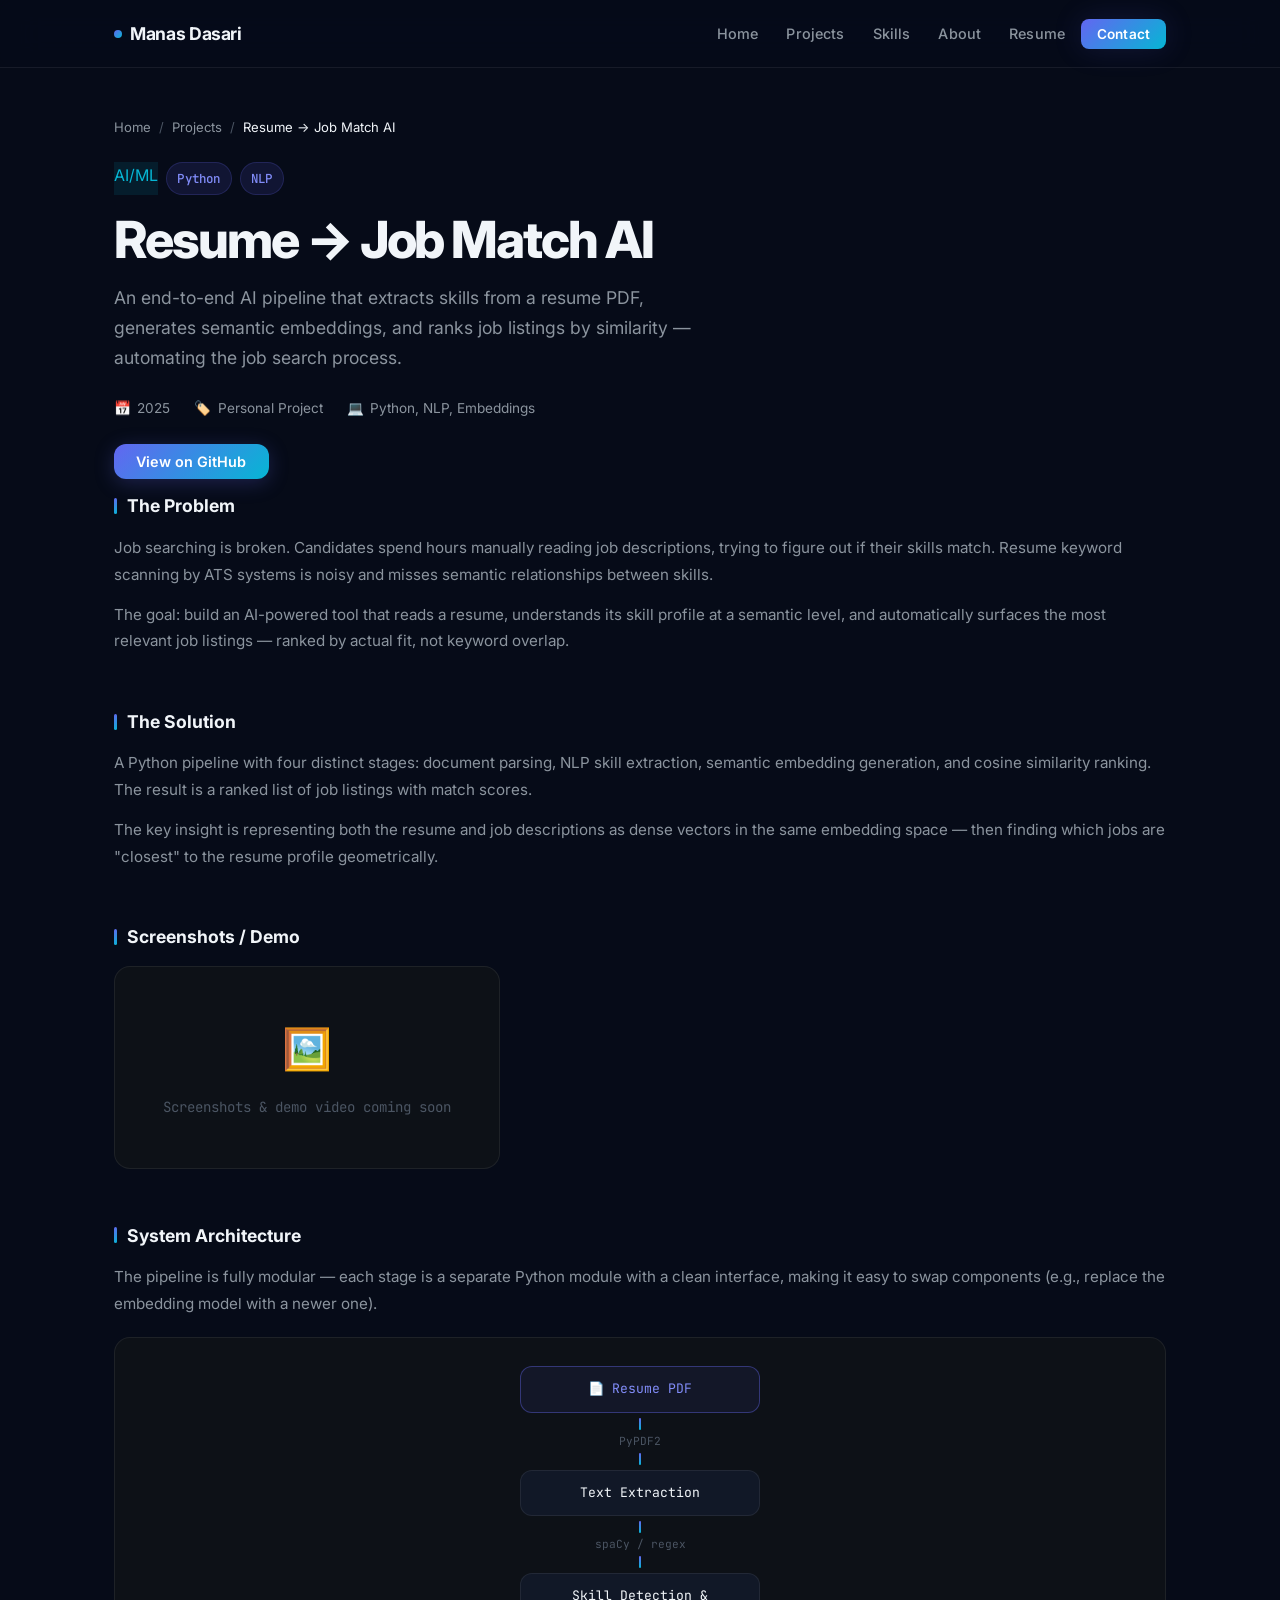
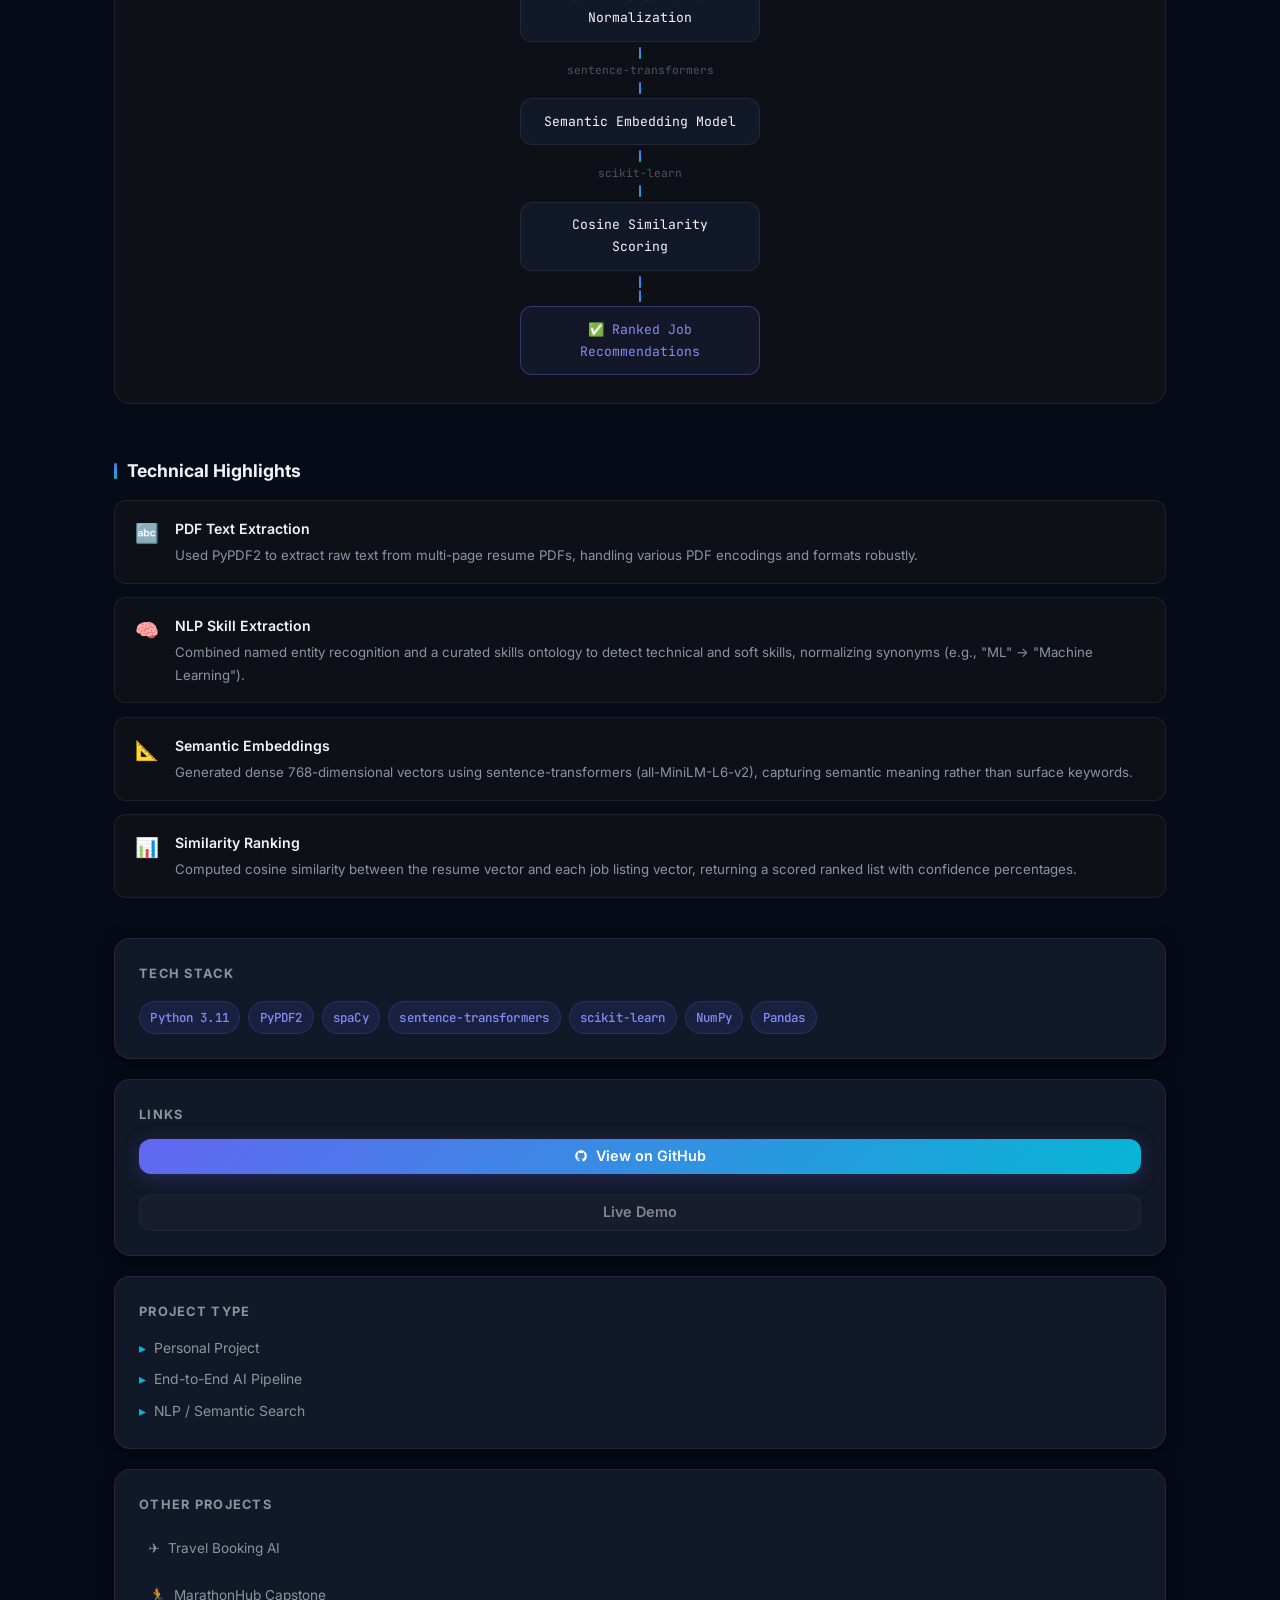
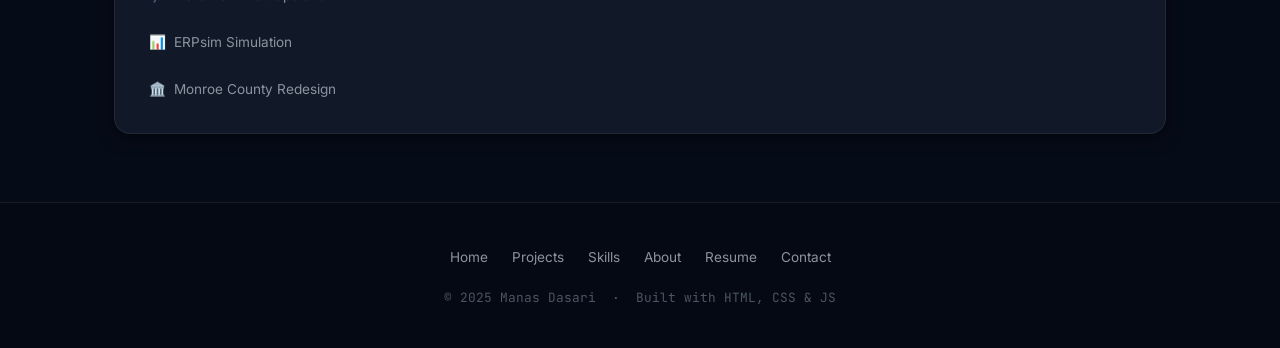
<file: projects/resume-job-match.html>
<!DOCTYPE html>
<html lang="en">
<head>
  <meta charset="UTF-8">
  <meta name="viewport" content="width=device-width, initial-scale=1.0">
  <meta name="description" content="Resume to Job Match AI — an NLP pipeline that matches resumes to job listings using semantic similarity.">
  <title>Resume → Job Match AI — Manas Dasari</title>

  <link rel="preconnect" href="https://fonts.googleapis.com">
  <link rel="preconnect" href="https://fonts.gstatic.com" crossorigin>
  <link href="https://fonts.googleapis.com/css2?family=Inter:wght@400;500;600;700;800&family=JetBrains+Mono:wght@400;500;600&display=swap" rel="stylesheet">
  <link rel="stylesheet" href="../css/styles.css">
</head>
<body>

  <!-- ── NAVBAR ─────────────────────────────────────────────── -->
  <nav class="navbar">
    <div class="nav-inner">
      <a href="../index.html" class="nav-logo">
        <span class="logo-dot"></span>
        Manas Dasari
      </a>
      <ul class="nav-links">
        <li><a href="../index.html">Home</a></li>
        <li><a href="../projects.html">Projects</a></li>
        <li><a href="../skills.html">Skills</a></li>
        <li><a href="../about.html">About</a></li>
        <li><a href="../resume.html">Resume</a></li>
        <li><a href="../contact.html" class="nav-cta">Contact</a></li>
      </ul>
      <button class="nav-hamburger" aria-label="Toggle menu">
        <span></span><span></span><span></span>
      </button>
    </div>
  </nav>

  <!-- Mobile nav -->
  <div class="nav-mobile">
    <ul>
      <li><a href="../index.html">Home</a></li>
      <li><a href="../projects.html">Projects</a></li>
      <li><a href="../skills.html">Skills</a></li>
      <li><a href="../about.html">About</a></li>
      <li><a href="../resume.html">Resume</a></li>
      <li><a href="../contact.html">Contact</a></li>
    </ul>
  </div>

  <!-- ── PROJECT HERO ───────────────────────────────────────── -->
  <div class="project-detail-hero">
    <div class="container">
      <div class="project-breadcrumb">
        <a href="../index.html">Home</a>
        <span class="sep">/</span>
        <a href="../projects.html">Projects</a>
        <span class="sep">/</span>
        <span style="color: var(--text);">Resume → Job Match AI</span>
      </div>

      <div class="tag-group" style="margin-bottom: 1rem;">
        <span class="tag-cyan">AI/ML</span>
        <span class="tag">Python</span>
        <span class="tag">NLP</span>
      </div>

      <h1 class="project-detail-title">Resume → Job Match AI</h1>

      <p style="font-size: 1.1rem; color: var(--muted); max-width: 600px; line-height: 1.7; margin-bottom: 1.5rem;">
        An end-to-end AI pipeline that extracts skills from a resume PDF, generates semantic
        embeddings, and ranks job listings by similarity — automating the job search process.
      </p>

      <div class="project-detail-meta">
        <div class="project-detail-meta-item">
          <span>📅</span>
          <span>2025</span>
        </div>
        <div class="project-detail-meta-item">
          <span>🏷️</span>
          <span>Personal Project</span>
        </div>
        <div class="project-detail-meta-item">
          <span>💻</span>
          <span>Python, NLP, Embeddings</span>
        </div>
      </div>



      <div style="display: flex; gap: 0.75rem; flex-wrap: wrap;">
      <a href="https://github.com/manasdasari/resume-job-match-ai"
        class="btn btn-primary"
        target="_blank"
        rel="noopener">
        View on GitHub
      </a>

        <!-- Problem -->
        <div class="detail-section fade-in">
          <h3>The Problem</h3>
          <p>
            Job searching is broken. Candidates spend hours manually reading job descriptions,
            trying to figure out if their skills match. Resume keyword scanning by ATS systems
            is noisy and misses semantic relationships between skills.
          </p>
          <p style="margin-top: 0.85rem;">
            The goal: build an AI-powered tool that reads a resume, understands its skill profile
            at a semantic level, and automatically surfaces the most relevant job listings —
            ranked by actual fit, not keyword overlap.
          </p>
        </div>

        <!-- Solution -->
        <div class="detail-section fade-in">
          <h3>The Solution</h3>
          <p>
            A Python pipeline with four distinct stages: document parsing, NLP skill extraction,
            semantic embedding generation, and cosine similarity ranking. The result is a
            ranked list of job listings with match scores.
          </p>
          <p style="margin-top: 0.85rem;">
            The key insight is representing both the resume and job descriptions as dense vectors
            in the same embedding space — then finding which jobs are "closest" to the resume
            profile geometrically.
          </p>
        </div>

        <!-- Demo placeholder -->
        <div class="detail-section fade-in">
          <h3>Screenshots / Demo</h3>
          <div style="background: var(--surface); border: 1px solid var(--border); border-radius: var(--radius-lg); padding: 3rem; text-align: center; margin-top: 0.5rem;">
            <div style="font-size: 2.5rem; margin-bottom: 0.75rem;">🖼️</div>
            <p style="color: var(--dim); font-size: 0.88rem; font-family: var(--font-mono);">
              Screenshots &amp; demo video coming soon
            </p>
          </div>
        </div>

        <!-- Architecture pipeline -->
        <div class="detail-section fade-in">
          <h3>System Architecture</h3>
          <p style="margin-bottom: 1.25rem;">
            The pipeline is fully modular — each stage is a separate Python module with a clean interface,
            making it easy to swap components (e.g., replace the embedding model with a newer one).
          </p>

          <div class="pipeline">

            <div class="pipeline-step">
              <div class="pipeline-node highlight">📄 Resume PDF</div>
            </div>
            <div class="pipeline-connector">
              <div class="pipe-line"></div>
              <span style="font-size: 0.7rem; color: var(--dim); font-family: var(--font-mono);">PyPDF2</span>
              <div class="pipe-line"></div>
            </div>

            <div class="pipeline-step">
              <div class="pipeline-node">Text Extraction</div>
            </div>
            <div class="pipeline-connector">
              <div class="pipe-line"></div>
              <span style="font-size: 0.7rem; color: var(--dim); font-family: var(--font-mono);">spaCy / regex</span>
              <div class="pipe-line"></div>
            </div>

            <div class="pipeline-step">
              <div class="pipeline-node">Skill Detection &amp; Normalization</div>
            </div>
            <div class="pipeline-connector">
              <div class="pipe-line"></div>
              <span style="font-size: 0.7rem; color: var(--dim); font-family: var(--font-mono);">sentence-transformers</span>
              <div class="pipe-line"></div>
            </div>

            <div class="pipeline-step">
              <div class="pipeline-node">Semantic Embedding Model</div>
            </div>
            <div class="pipeline-connector">
              <div class="pipe-line"></div>
              <span style="font-size: 0.7rem; color: var(--dim); font-family: var(--font-mono);">scikit-learn</span>
              <div class="pipe-line"></div>
            </div>

            <div class="pipeline-step">
              <div class="pipeline-node">Cosine Similarity Scoring</div>
            </div>
            <div class="pipeline-connector">
              <div class="pipe-line"></div>
              <div class="pipe-line"></div>
            </div>

            <div class="pipeline-step">
              <div class="pipeline-node highlight">✅ Ranked Job Recommendations</div>
            </div>

          </div>
        </div>

        <!-- Technical Details -->
        <div class="detail-section fade-in">
          <h3>Technical Highlights</h3>
          <div style="display: flex; flex-direction: column; gap: 0.85rem; margin-top: 0.5rem;">
            <div style="display: flex; gap: 1rem; padding: 1rem 1.25rem; background: var(--surface); border: 1px solid var(--border); border-radius: var(--radius-md);">
              <span style="font-size: 1.2rem; flex-shrink: 0;">🔤</span>
              <div>
                <div style="font-size: 0.88rem; font-weight: 600; margin-bottom: 0.2rem;">PDF Text Extraction</div>
                <div style="font-size: 0.83rem; color: var(--muted);">Used PyPDF2 to extract raw text from multi-page resume PDFs, handling various PDF encodings and formats robustly.</div>
              </div>
            </div>
            <div style="display: flex; gap: 1rem; padding: 1rem 1.25rem; background: var(--surface); border: 1px solid var(--border); border-radius: var(--radius-md);">
              <span style="font-size: 1.2rem; flex-shrink: 0;">🧠</span>
              <div>
                <div style="font-size: 0.88rem; font-weight: 600; margin-bottom: 0.2rem;">NLP Skill Extraction</div>
                <div style="font-size: 0.83rem; color: var(--muted);">Combined named entity recognition and a curated skills ontology to detect technical and soft skills, normalizing synonyms (e.g., "ML" → "Machine Learning").</div>
              </div>
            </div>
            <div style="display: flex; gap: 1rem; padding: 1rem 1.25rem; background: var(--surface); border: 1px solid var(--border); border-radius: var(--radius-md);">
              <span style="font-size: 1.2rem; flex-shrink: 0;">📐</span>
              <div>
                <div style="font-size: 0.88rem; font-weight: 600; margin-bottom: 0.2rem;">Semantic Embeddings</div>
                <div style="font-size: 0.83rem; color: var(--muted);">Generated dense 768-dimensional vectors using sentence-transformers (all-MiniLM-L6-v2), capturing semantic meaning rather than surface keywords.</div>
              </div>
            </div>
            <div style="display: flex; gap: 1rem; padding: 1rem 1.25rem; background: var(--surface); border: 1px solid var(--border); border-radius: var(--radius-md);">
              <span style="font-size: 1.2rem; flex-shrink: 0;">📊</span>
              <div>
                <div style="font-size: 0.88rem; font-weight: 600; margin-bottom: 0.2rem;">Similarity Ranking</div>
                <div style="font-size: 0.83rem; color: var(--muted);">Computed cosine similarity between the resume vector and each job listing vector, returning a scored ranked list with confidence percentages.</div>
              </div>
            </div>
          </div>
        </div>

      </div>

      <!-- Sidebar -->
      <div class="detail-sidebar">

        <div class="card">
          <h4>Tech Stack</h4>
          <div class="tag-group">
            <span class="tag">Python 3.11</span>
            <span class="tag">PyPDF2</span>
            <span class="tag">spaCy</span>
            <span class="tag">sentence-transformers</span>
            <span class="tag">scikit-learn</span>
            <span class="tag">NumPy</span>
            <span class="tag">Pandas</span>
          </div>
        </div>

        <div class="card">
          <h4>Links</h4>
          <a href="https://github.com/manasdasa" class="btn btn-primary" target="_blank" rel="noopener">
            <svg width="14" height="14" viewBox="0 0 24 24" fill="currentColor"><path d="M12 2C6.477 2 2 6.484 2 12.017c0 4.425 2.865 8.18 6.839 9.504.5.092.682-.217.682-.483 0-.237-.008-.868-.013-1.703-2.782.605-3.369-1.343-3.369-1.343-.454-1.158-1.11-1.466-1.11-1.466-.908-.62.069-.608.069-.608 1.003.07 1.531 1.032 1.531 1.032.892 1.53 2.341 1.088 2.91.832.092-.647.35-1.088.636-1.338-2.22-.253-4.555-1.113-4.555-4.951 0-1.093.39-1.988 1.029-2.688-.103-.253-.446-1.272.098-2.65 0 0 .84-.27 2.75 1.026A9.564 9.564 0 0 1 12 6.844a9.59 9.59 0 0 1 2.504.337c1.909-1.296 2.747-1.027 2.747-1.027.546 1.379.202 2.398.1 2.651.64.7 1.028 1.595 1.028 2.688 0 3.848-2.339 4.695-4.566 4.943.359.309.678.92.678 1.855 0 1.338-.012 2.419-.012 2.747 0 .268.18.58.688.482A10.02 10.02 0 0 0 22 12.017C22 6.484 17.522 2 12 2z"/></svg>
            View on GitHub
          </a>
          <a href="https://resume-job-match-ai-1.onrender.com/" class="btn btn-secondary" style="opacity: 0.5; cursor: default; margin-top: 0.5rem;">
            Live Demo
          </a>
        </div>

        <div class="card">
          <h4>Project Type</h4>
          <ul style="list-style: none; display: flex; flex-direction: column; gap: 0.5rem;">
            <li style="font-size: 0.87rem; color: var(--muted); display: flex; gap: 0.5rem;">
              <span style="color: var(--cyan);">▸</span> Personal Project
            </li>
            <li style="font-size: 0.87rem; color: var(--muted); display: flex; gap: 0.5rem;">
              <span style="color: var(--cyan);">▸</span> End-to-End AI Pipeline
            </li>
            <li style="font-size: 0.87rem; color: var(--muted); display: flex; gap: 0.5rem;">
              <span style="color: var(--cyan);">▸</span> NLP / Semantic Search
            </li>
          </ul>
        </div>

        <div class="card">
          <h4>Other Projects</h4>
          <div style="display: flex; flex-direction: column; gap: 0.5rem;">
            <a href="travel-booking-ai.html" style="font-size: 0.85rem; color: var(--muted); display: flex; gap: 0.5rem; align-items: center; padding: 0.5rem 0.6rem; border-radius: var(--radius-sm); transition: background var(--transition);" onmouseover="this.style.background='rgba(255,255,255,0.04)'" onmouseout="this.style.background=''">
              <span>✈️</span> Travel Booking AI
            </a>
            <a href="marathonhub.html" style="font-size: 0.85rem; color: var(--muted); display: flex; gap: 0.5rem; align-items: center; padding: 0.5rem 0.6rem; border-radius: var(--radius-sm); transition: background var(--transition);" onmouseover="this.style.background='rgba(255,255,255,0.04)'" onmouseout="this.style.background=''">
              <span>🏃</span> MarathonHub Capstone
            </a>
            <a href="erpsim.html" style="font-size: 0.85rem; color: var(--muted); display: flex; gap: 0.5rem; align-items: center; padding: 0.5rem 0.6rem; border-radius: var(--radius-sm); transition: background var(--transition);" onmouseover="this.style.background='rgba(255,255,255,0.04)'" onmouseout="this.style.background=''">
              <span>📊</span> ERPsim Simulation
            </a>
            <a href="monroe-county.html" style="font-size: 0.85rem; color: var(--muted); display: flex; gap: 0.5rem; align-items: center; padding: 0.5rem 0.6rem; border-radius: var(--radius-sm); transition: background var(--transition);" onmouseover="this.style.background='rgba(255,255,255,0.04)'" onmouseout="this.style.background=''">
              <span>🏛️</span> Monroe County Redesign
            </a>
          </div>
        </div>

      </div>
    </div>
  </div>

  <!-- ── FOOTER ─────────────────────────────────────────────────── -->
  <footer class="footer">
    <div class="footer-inner">
      <ul class="footer-links">
        <li><a href="../index.html">Home</a></li>
        <li><a href="../projects.html">Projects</a></li>
        <li><a href="../skills.html">Skills</a></li>
        <li><a href="../about.html">About</a></li>
        <li><a href="../resume.html">Resume</a></li>
        <li><a href="../contact.html">Contact</a></li>
      </ul>
      <p class="footer-copy">
        &copy; 2025 Manas Dasari &nbsp;·&nbsp; Built with HTML, CSS &amp; JS
      </p>
    </div>
  </footer>

  <script src="../js/script.js"></script>
</body>
</html>
</file>
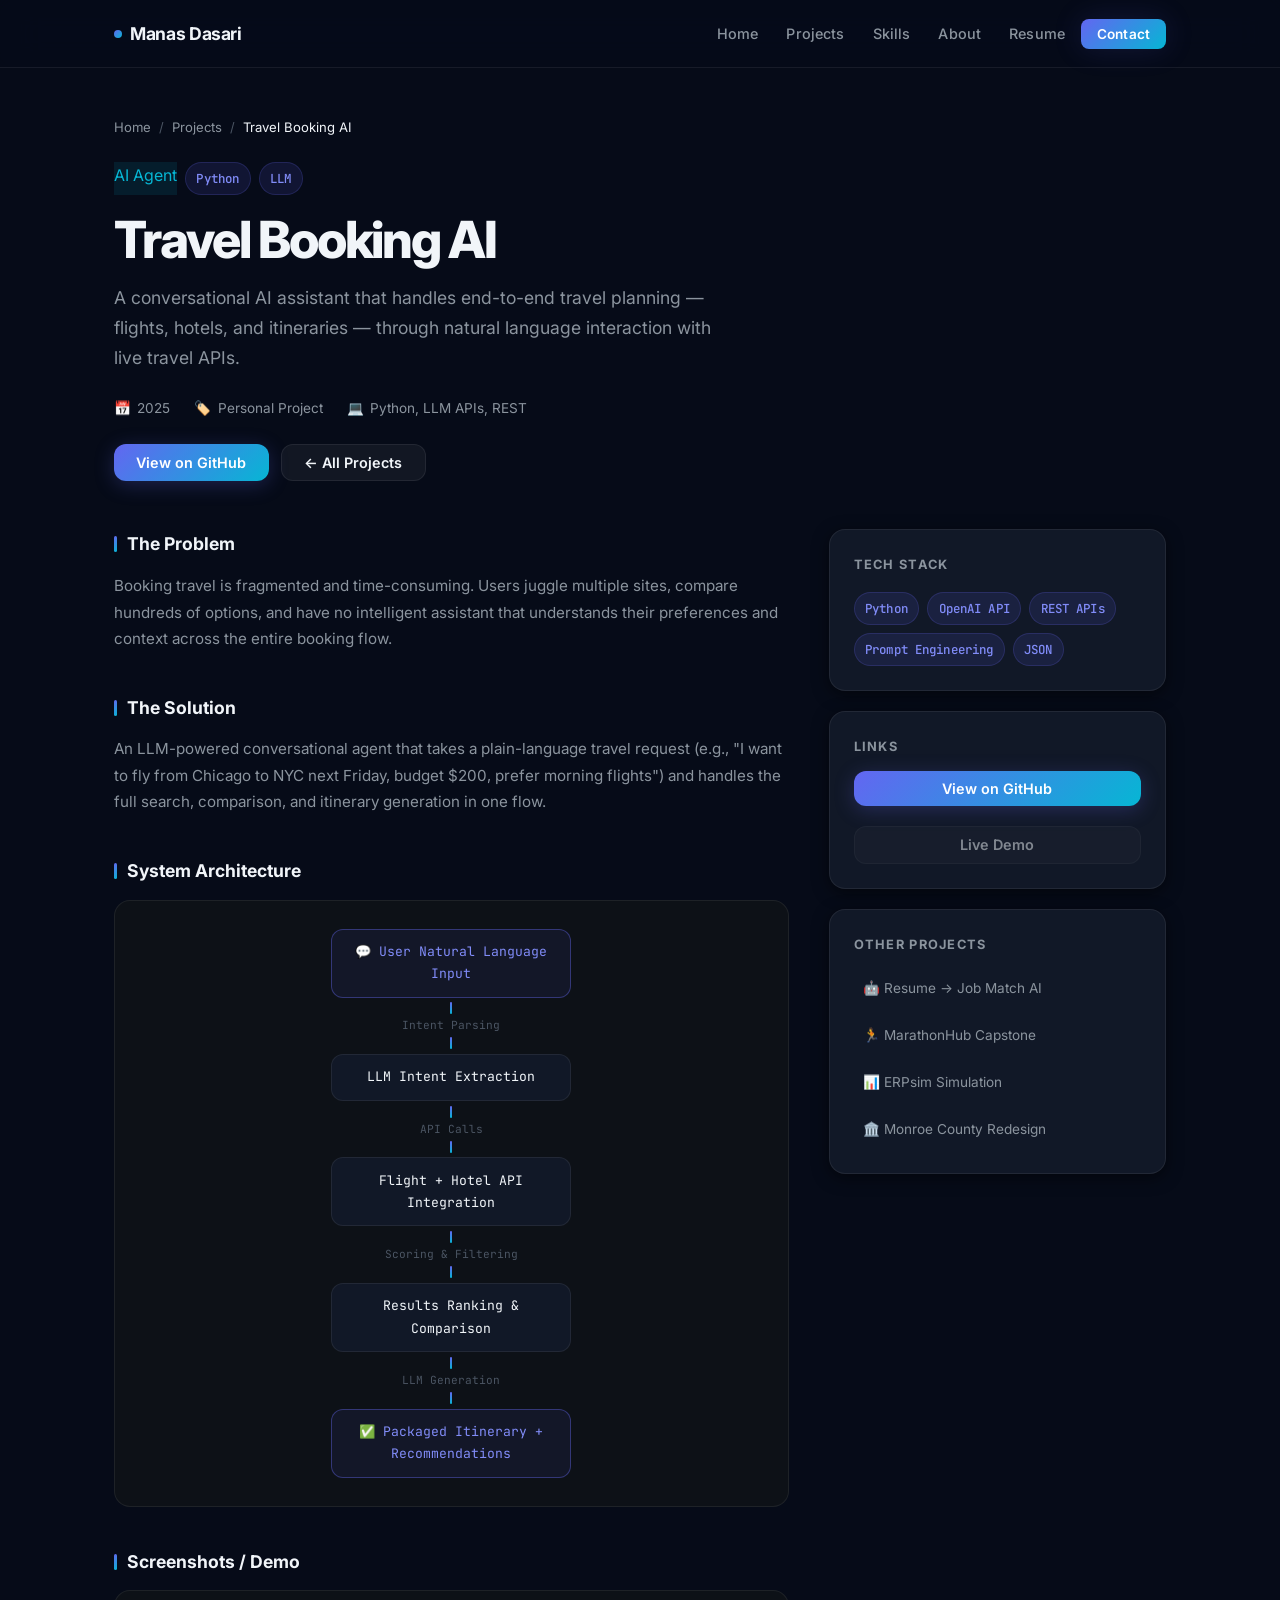
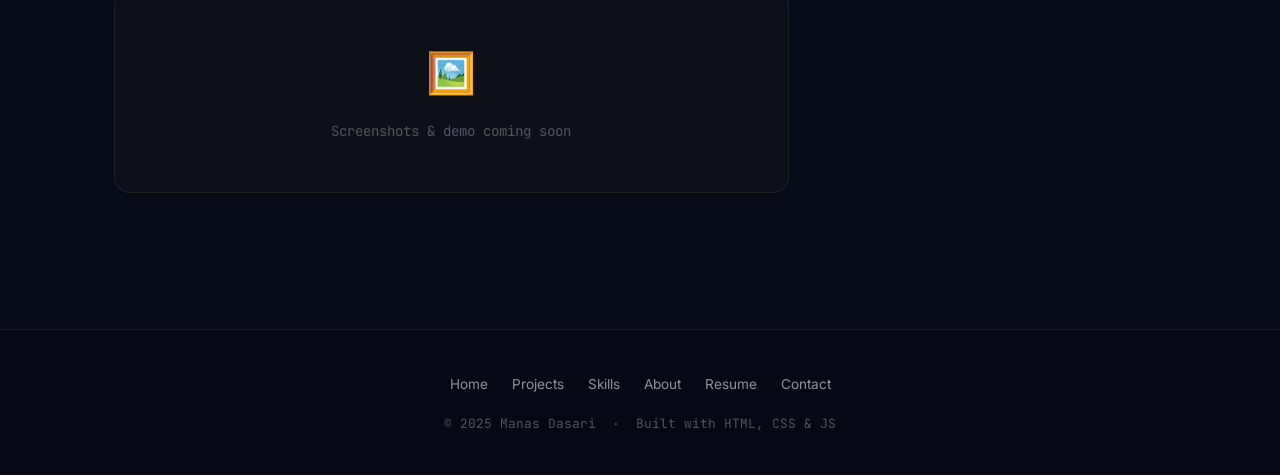
<file: projects/travel-booking-ai.html>
<!DOCTYPE html>
<html lang="en">
<head>
  <meta charset="UTF-8">
  <meta name="viewport" content="width=device-width, initial-scale=1.0">
  <meta name="description" content="Travel Booking AI — a conversational LLM agent for end-to-end travel planning.">
  <title>Travel Booking AI — Manas Dasari</title>
  <link rel="preconnect" href="https://fonts.googleapis.com">
  <link rel="preconnect" href="https://fonts.gstatic.com" crossorigin>
  <link href="https://fonts.googleapis.com/css2?family=Inter:wght@400;500;600;700;800&family=JetBrains+Mono:wght@400;500;600&display=swap" rel="stylesheet">
  <link rel="stylesheet" href="../css/styles.css">
</head>
<body>

  <nav class="navbar">
    <div class="nav-inner">
      <a href="../index.html" class="nav-logo"><span class="logo-dot"></span>Manas Dasari</a>
      <ul class="nav-links">
        <li><a href="../index.html">Home</a></li>
        <li><a href="../projects.html">Projects</a></li>
        <li><a href="../skills.html">Skills</a></li>
        <li><a href="../about.html">About</a></li>
        <li><a href="../resume.html">Resume</a></li>
        <li><a href="../contact.html" class="nav-cta">Contact</a></li>
      </ul>
      <button class="nav-hamburger" aria-label="Toggle menu"><span></span><span></span><span></span></button>
    </div>
  </nav>
  <div class="nav-mobile">
    <ul>
      <li><a href="../index.html">Home</a></li>
      <li><a href="../projects.html">Projects</a></li>
      <li><a href="../skills.html">Skills</a></li>
      <li><a href="../about.html">About</a></li>
      <li><a href="../resume.html">Resume</a></li>
      <li><a href="../contact.html">Contact</a></li>
    </ul>
  </div>

  <div class="project-detail-hero">
    <div class="container">
      <div class="project-breadcrumb">
        <a href="../index.html">Home</a><span class="sep">/</span>
        <a href="../projects.html">Projects</a><span class="sep">/</span>
        <span style="color:var(--text)">Travel Booking AI</span>
      </div>
      <div class="tag-group" style="margin-bottom: 1rem;">
        <span class="tag-cyan">AI Agent</span>
        <span class="tag">Python</span>
        <span class="tag">LLM</span>
      </div>
      <h1 class="project-detail-title">Travel Booking AI</h1>
      <p style="font-size:1.1rem;color:var(--muted);max-width:600px;line-height:1.7;margin-bottom:1.5rem;">
        A conversational AI assistant that handles end-to-end travel planning — flights, hotels,
        and itineraries — through natural language interaction with live travel APIs.
      </p>
      <div class="project-detail-meta">
        <div class="project-detail-meta-item"><span>📅</span><span>2025</span></div>
        <div class="project-detail-meta-item"><span>🏷️</span><span>Personal Project</span></div>
        <div class="project-detail-meta-item"><span>💻</span><span>Python, LLM APIs, REST</span></div>
      </div>
      <div style="display:flex;gap:0.75rem;flex-wrap:wrap;">
        <a href="https://github.com/manasdasa" class="btn btn-primary" target="_blank" rel="noopener">View on GitHub</a>
        <a href="../projects.html" class="btn btn-secondary">← All Projects</a>
      </div>
    </div>
  </div>

  <div class="container" style="padding-bottom:6rem;">
    <div class="detail-grid">
      <div>

        <div class="detail-section fade-in">
          <h3>The Problem</h3>
          <p>
            Booking travel is fragmented and time-consuming. Users juggle multiple sites, compare
            hundreds of options, and have no intelligent assistant that understands their preferences
            and context across the entire booking flow.
          </p>
        </div>

        <div class="detail-section fade-in">
          <h3>The Solution</h3>
          <p>
            An LLM-powered conversational agent that takes a plain-language travel request (e.g.,
            "I want to fly from Chicago to NYC next Friday, budget $200, prefer morning flights")
            and handles the full search, comparison, and itinerary generation in one flow.
          </p>
        </div>

        <div class="detail-section fade-in">
          <h3>System Architecture</h3>
          <div class="pipeline">
            <div class="pipeline-step"><div class="pipeline-node highlight">💬 User Natural Language Input</div></div>
            <div class="pipeline-connector"><div class="pipe-line"></div><span style="font-size:0.7rem;color:var(--dim);font-family:var(--font-mono)">Intent Parsing</span><div class="pipe-line"></div></div>
            <div class="pipeline-step"><div class="pipeline-node">LLM Intent Extraction</div></div>
            <div class="pipeline-connector"><div class="pipe-line"></div><span style="font-size:0.7rem;color:var(--dim);font-family:var(--font-mono)">API Calls</span><div class="pipe-line"></div></div>
            <div class="pipeline-step"><div class="pipeline-node">Flight + Hotel API Integration</div></div>
            <div class="pipeline-connector"><div class="pipe-line"></div><span style="font-size:0.7rem;color:var(--dim);font-family:var(--font-mono)">Scoring &amp; Filtering</span><div class="pipe-line"></div></div>
            <div class="pipeline-step"><div class="pipeline-node">Results Ranking &amp; Comparison</div></div>
            <div class="pipeline-connector"><div class="pipe-line"></div><span style="font-size:0.7rem;color:var(--dim);font-family:var(--font-mono)">LLM Generation</span><div class="pipe-line"></div></div>
            <div class="pipeline-step"><div class="pipeline-node highlight">✅ Packaged Itinerary + Recommendations</div></div>
          </div>
        </div>

        <div class="detail-section fade-in">
          <h3>Screenshots / Demo</h3>
          <div style="background:var(--surface);border:1px solid var(--border);border-radius:var(--radius-lg);padding:3rem;text-align:center;">
            <div style="font-size:2.5rem;margin-bottom:0.75rem;">🖼️</div>
            <p style="color:var(--dim);font-size:0.88rem;font-family:var(--font-mono)">Screenshots &amp; demo coming soon</p>
          </div>
        </div>

      </div>

      <div class="detail-sidebar">
        <div class="card">
          <h4>Tech Stack</h4>
          <div class="tag-group">
            <span class="tag">Python</span>
            <span class="tag">OpenAI API</span>
            <span class="tag">REST APIs</span>
            <span class="tag">Prompt Engineering</span>
            <span class="tag">JSON</span>
          </div>
        </div>
        <div class="card">
          <h4>Links</h4>
          <a href="https://github.com/manasdasa" class="btn btn-primary" target="_blank" rel="noopener">View on GitHub</a>
          <a href="https://budget-flight-finder.onrender.com/" class="btn btn-secondary" style="opacity:0.5;cursor:default;margin-top:0.5rem;">Live Demo </a>
        </div>
        <div class="card">
          <h4>Other Projects</h4>
          <div style="display:flex;flex-direction:column;gap:0.5rem;">
            <a href="resume-job-match.html" style="font-size:0.85rem;color:var(--muted);display:flex;gap:0.5rem;padding:0.5rem 0.6rem;border-radius:var(--radius-sm);">🤖 Resume → Job Match AI</a>
            <a href="marathonhub.html" style="font-size:0.85rem;color:var(--muted);display:flex;gap:0.5rem;padding:0.5rem 0.6rem;border-radius:var(--radius-sm);">🏃 MarathonHub Capstone</a>
            <a href="erpsim.html" style="font-size:0.85rem;color:var(--muted);display:flex;gap:0.5rem;padding:0.5rem 0.6rem;border-radius:var(--radius-sm);">📊 ERPsim Simulation</a>
            <a href="monroe-county.html" style="font-size:0.85rem;color:var(--muted);display:flex;gap:0.5rem;padding:0.5rem 0.6rem;border-radius:var(--radius-sm);">🏛️ Monroe County Redesign</a>
          </div>
        </div>
      </div>
    </div>
  </div>

  <footer class="footer">
    <div class="footer-inner">
      <ul class="footer-links">
        <li><a href="../index.html">Home</a></li>
        <li><a href="../projects.html">Projects</a></li>
        <li><a href="../skills.html">Skills</a></li>
        <li><a href="../about.html">About</a></li>
        <li><a href="../resume.html">Resume</a></li>
        <li><a href="../contact.html">Contact</a></li>
      </ul>
      <p class="footer-copy">&copy; 2025 Manas Dasari &nbsp;·&nbsp; Built with HTML, CSS &amp; JS</p>
    </div>
  </footer>
  <script src="../js/script.js"></script>
</body>
</html>
</file>
<file: css/styles.css>
/* ================================================================
   MANAS DASARI — PORTFOLIO DESIGN SYSTEM
   ================================================================ */

/* ── Google Fonts imported in HTML ── */

/* ── 1. DESIGN TOKENS ─────────────────────────────────────────── */
:root {
  --bg:          #060b18;
  --surface:     #0d1117;
  --card:        #111827;
  --card-hover:  #151f30;
  --border:      rgba(255, 255, 255, 0.07);
  --border-hover:rgba(99, 102, 241, 0.45);

  --text:        #f1f5f9;
  --muted:       #8b949e;
  --dim:         #4b5563;

  --accent:      #6366f1;
  --accent-light:#818cf8;
  --accent-glow: rgba(99, 102, 241, 0.25);
  --cyan:        #06b6d4;
  --cyan-glow:   rgba(6, 182, 212, 0.18);

  --gradient-primary: linear-gradient(135deg, #6366f1 0%, #06b6d4 100%);
  --gradient-card:    linear-gradient(145deg, rgba(99,102,241,0.08) 0%, rgba(6,182,212,0.04) 100%);

  --shadow-sm:   0 1px 3px rgba(0,0,0,0.4);
  --shadow-md:   0 4px 16px rgba(0,0,0,0.5);
  --shadow-lg:   0 12px 40px rgba(0,0,0,0.6);
  --shadow-glow: 0 0 30px rgba(99, 102, 241, 0.15);

  --radius-sm:   8px;
  --radius-md:   12px;
  --radius-lg:   16px;
  --radius-xl:   24px;

  --nav-height:  68px;
  --max-width:   1100px;

  --font-sans:   'Inter', system-ui, -apple-system, sans-serif;
  --font-mono:   'JetBrains Mono', 'Fira Code', 'Cascadia Code', monospace;

  --transition:  0.2s cubic-bezier(0.4, 0, 0.2, 1);
  --transition-slow: 0.4s cubic-bezier(0.4, 0, 0.2, 1);
}

/* ── 2. RESET & BASE ──────────────────────────────────────────── */
*, *::before, *::after {
  box-sizing: border-box;
  margin: 0;
  padding: 0;
}

html {
  scroll-behavior: smooth;
  -webkit-font-smoothing: antialiased;
  -moz-osx-font-smoothing: grayscale;
}

body {
  font-family: var(--font-sans);
  background-color: var(--bg);
  color: var(--text);
  line-height: 1.7;
  min-height: 100vh;
  overflow-x: hidden;
}

img { max-width: 100%; display: block; }

a {
  color: var(--accent-light);
  text-decoration: none;
  transition: color var(--transition);
}

a:hover { color: var(--cyan); }

::selection {
  background: var(--accent);
  color: white;
}

/* ── 3. SCROLLBAR ─────────────────────────────────────────────── */
::-webkit-scrollbar { width: 6px; }
::-webkit-scrollbar-track { background: var(--surface); }
::-webkit-scrollbar-thumb { background: var(--dim); border-radius: 3px; }
::-webkit-scrollbar-thumb:hover { background: var(--accent); }

/* ── 4. NAVIGATION ────────────────────────────────────────────── */
.navbar {
  position: fixed;
  top: 0;
  left: 0;
  right: 0;
  z-index: 1000;
  height: var(--nav-height);
  background: rgba(6, 11, 24, 0.85);
  backdrop-filter: blur(20px) saturate(180%);
  -webkit-backdrop-filter: blur(20px) saturate(180%);
  border-bottom: 1px solid var(--border);
  transition: background var(--transition), border-color var(--transition);
}

.navbar.scrolled {
  background: rgba(6, 11, 24, 0.97);
  border-bottom-color: rgba(99, 102, 241, 0.2);
}

.nav-inner {
  max-width: var(--max-width);
  margin: 0 auto;
  padding: 0 1.5rem;
  height: 100%;
  display: flex;
  align-items: center;
  justify-content: space-between;
}

.nav-logo {
  font-size: 1.1rem;
  font-weight: 700;
  color: var(--text) !important;
  letter-spacing: -0.02em;
  display: flex;
  align-items: center;
  gap: 0.5rem;
}

.nav-logo .logo-dot {
  width: 8px;
  height: 8px;
  background: var(--gradient-primary);
  border-radius: 50%;
  display: inline-block;
}

.nav-links {
  display: flex;
  align-items: center;
  gap: 0.25rem;
  list-style: none;
}

.nav-links a {
  color: var(--muted);
  font-size: 0.9rem;
  font-weight: 500;
  padding: 0.45rem 0.75rem;
  border-radius: var(--radius-sm);
  transition: color var(--transition), background var(--transition);
  letter-spacing: 0.01em;
}

.nav-links a:hover,
.nav-links a.active {
  color: var(--text);
  background: rgba(255, 255, 255, 0.06);
}

.nav-links a.active {
  color: var(--accent-light);
  background: rgba(99, 102, 241, 0.1);
}

.nav-cta {
  background: var(--gradient-primary) !important;
  color: white !important;
  padding: 0.45rem 1rem !important;
  border-radius: var(--radius-sm) !important;
  font-weight: 600 !important;
  font-size: 0.85rem !important;
  box-shadow: var(--shadow-glow);
}

.nav-cta:hover {
  opacity: 0.9;
  transform: translateY(-1px);
  color: white !important;
}

/* Hamburger */
.nav-hamburger {
  display: none;
  flex-direction: column;
  gap: 5px;
  cursor: pointer;
  padding: 4px;
  background: none;
  border: none;
}

.nav-hamburger span {
  display: block;
  width: 22px;
  height: 2px;
  background: var(--muted);
  border-radius: 2px;
  transition: all var(--transition);
}

.nav-hamburger.open span:nth-child(1) {
  transform: translateY(7px) rotate(45deg);
  background: var(--accent-light);
}
.nav-hamburger.open span:nth-child(2) {
  opacity: 0;
  transform: scaleX(0);
}
.nav-hamburger.open span:nth-child(3) {
  transform: translateY(-7px) rotate(-45deg);
  background: var(--accent-light);
}

/* Mobile nav drawer */
.nav-mobile {
  display: none;
  position: fixed;
  top: var(--nav-height);
  left: 0;
  right: 0;
  background: rgba(6, 11, 24, 0.98);
  backdrop-filter: blur(20px);
  border-bottom: 1px solid var(--border);
  padding: 1rem 1.5rem 1.5rem;
  z-index: 999;
  transform: translateY(-10px);
  opacity: 0;
  transition: transform var(--transition), opacity var(--transition);
  pointer-events: none;
}

.nav-mobile.open {
  display: block;
  transform: translateY(0);
  opacity: 1;
  pointer-events: all;
}

.nav-mobile ul {
  list-style: none;
  display: flex;
  flex-direction: column;
  gap: 0.25rem;
}

.nav-mobile ul a {
  display: block;
  color: var(--muted);
  padding: 0.65rem 0.75rem;
  border-radius: var(--radius-sm);
  font-weight: 500;
  transition: color var(--transition), background var(--transition);
}

.nav-mobile ul a:hover,
.nav-mobile ul a.active {
  color: var(--accent-light);
  background: rgba(99, 102, 241, 0.08);
}

/* ── 5. LAYOUT UTILITIES ──────────────────────────────────────── */
.container {
  max-width: var(--max-width);
  margin: 0 auto;
  padding: 0 1.5rem;
}

.page-body {
  padding-top: calc(var(--nav-height) + 4rem);
  padding-bottom: 6rem;
}

.section {
  margin-bottom: 5rem;
}

.section-label {
  display: flex;
  align-items: center;
  gap: 0.75rem;
  font-size: 0.8rem;
  font-weight: 600;
  letter-spacing: 0.12em;
  text-transform: uppercase;
  color: var(--accent-light);
  margin-bottom: 1.25rem;
}

.section-label::before {
  content: '';
  display: block;
  width: 3px;
  height: 16px;
  background: var(--gradient-primary);
  border-radius: 2px;
}

.section-title {
  font-size: clamp(1.6rem, 3vw, 2.4rem);
  font-weight: 700;
  letter-spacing: -0.03em;
  color: var(--text);
  line-height: 1.2;
  margin-bottom: 0.5rem;
}

.section-subtitle {
  color: var(--muted);
  font-size: 1.05rem;
  max-width: 560px;
  line-height: 1.6;
}

/* Grid layouts */
.grid-2 {
  display: grid;
  grid-template-columns: repeat(auto-fit, minmax(300px, 1fr));
  gap: 1.25rem;
}

.grid-3 {
  display: grid;
  grid-template-columns: repeat(auto-fit, minmax(280px, 1fr));
  gap: 1.25rem;
}

/* ── 6. CARDS ─────────────────────────────────────────────────── */
.card {
  background: var(--card);
  border: 1px solid var(--border);
  border-radius: var(--radius-lg);
  padding: 1.75rem;
  box-shadow: var(--shadow-md);
  transition: border-color var(--transition), transform var(--transition), box-shadow var(--transition);
  position: relative;
  overflow: hidden;
}

.card::before {
  content: '';
  position: absolute;
  inset: 0;
  background: var(--gradient-card);
  opacity: 0;
  transition: opacity var(--transition);
  pointer-events: none;
}

.card:hover {
  border-color: var(--border-hover);
  transform: translateY(-3px);
  box-shadow: var(--shadow-lg), var(--shadow-glow);
}

.card:hover::before {
  opacity: 1;
}

.card > * { position: relative; z-index: 1; }

/* ── 7. BUTTONS ───────────────────────────────────────────────── */
.btn {
  display: inline-flex;
  align-items: center;
  justify-content: center;
  gap: 0.5rem;
  padding: 0.65rem 1.4rem;
  border-radius: var(--radius-md);
  font-family: var(--font-sans);
  font-size: 0.9rem;
  font-weight: 600;
  cursor: pointer;
  border: none;
  text-decoration: none;
  transition: all var(--transition);
  line-height: 1;
  white-space: nowrap;
}

.btn-primary {
  background: var(--gradient-primary);
  color: white;
  box-shadow: 0 4px 20px var(--accent-glow);
}

.btn-primary:hover {
  color: white;
  opacity: 0.9;
  transform: translateY(-2px);
  box-shadow: 0 8px 28px var(--accent-glow);
}

.btn-secondary {
  background: rgba(255, 255, 255, 0.05);
  color: var(--text);
  border: 1px solid var(--border);
}

.btn-secondary:hover {
  background: rgba(255, 255, 255, 0.09);
  border-color: rgba(255, 255, 255, 0.15);
  color: var(--text);
  transform: translateY(-2px);
}

.btn-ghost {
  background: transparent;
  color: var(--muted);
  border: 1px solid var(--border);
  padding: 0.5rem 0.9rem;
  font-size: 0.82rem;
}

.btn-ghost:hover {
  color: var(--accent-light);
  border-color: var(--border-hover);
  background: rgba(99, 102, 241, 0.06);
}

.btn-sm {
  padding: 0.45rem 0.85rem;
  font-size: 0.82rem;
}

.btn-lg {
  padding: 0.85rem 1.85rem;
  font-size: 1rem;
}

/* ── 8. TAGS / BADGES ─────────────────────────────────────────── */
.tag {
  display: inline-flex;
  align-items: center;
  gap: 0.3rem;
  padding: 0.3rem 0.65rem;
  border-radius: 999px;
  font-size: 0.78rem;
  font-weight: 500;
  background: rgba(99, 102, 241, 0.12);
  color: var(--accent-light);
  border: 1px solid rgba(99, 102, 241, 0.2);
  font-family: var(--font-mono);
  letter-spacing: 0.01em;
}

.tag-cyan {
  background: rgba(6, 182, 212, 0.1);
  color: var(--cyan);
  border-color: rgba(6, 182, 212, 0.2);
}

.tag-group {
  display: flex;
  flex-wrap: wrap;
  gap: 0.5rem;
  margin-top: 1rem;
}

/* ── 9. HERO SECTION ──────────────────────────────────────────── */
.hero {
  min-height: 100vh;
  display: flex;
  align-items: center;
  position: relative;
  overflow: hidden;
  padding: var(--nav-height) 0 4rem;
}

/* Animated background */
.hero-bg {
  position: absolute;
  inset: 0;
  z-index: 0;
  overflow: hidden;
}

.hero-bg-blob {
  position: absolute;
  border-radius: 50%;
  filter: blur(80px);
  opacity: 0.35;
  animation: float 8s ease-in-out infinite alternate;
}

.hero-bg-blob:nth-child(1) {
  width: 600px;
  height: 600px;
  background: radial-gradient(circle, rgba(99,102,241,0.5) 0%, transparent 70%);
  top: -200px;
  left: -100px;
}

.hero-bg-blob:nth-child(2) {
  width: 500px;
  height: 500px;
  background: radial-gradient(circle, rgba(6,182,212,0.4) 0%, transparent 70%);
  bottom: -100px;
  right: -50px;
  animation-delay: -4s;
  animation-direction: alternate-reverse;
}

.hero-bg-blob:nth-child(3) {
  width: 300px;
  height: 300px;
  background: radial-gradient(circle, rgba(139,92,246,0.3) 0%, transparent 70%);
  top: 40%;
  left: 50%;
  animation-delay: -2s;
}

@keyframes float {
  0%   { transform: translate(0, 0) scale(1); }
  100% { transform: translate(30px, 40px) scale(1.08); }
}

/* Grid dots overlay */
.hero-grid {
  position: absolute;
  inset: 0;
  background-image: 
    radial-gradient(rgba(255,255,255,0.04) 1px, transparent 1px);
  background-size: 40px 40px;
  mask-image: radial-gradient(ellipse at center, black 30%, transparent 80%);
  -webkit-mask-image: radial-gradient(ellipse at center, black 30%, transparent 80%);
}

.hero-content {
  position: relative;
  z-index: 1;
  max-width: var(--max-width);
  margin: 0 auto;
  padding: 0 1.5rem;
  width: 100%;
}

.hero-eyebrow {
  display: inline-flex;
  align-items: center;
  gap: 0.5rem;
  font-family: var(--font-mono);
  font-size: 0.82rem;
  color: var(--cyan);
  background: rgba(6, 182, 212, 0.08);
  border: 1px solid rgba(6, 182, 212, 0.2);
  padding: 0.4rem 0.85rem;
  border-radius: 999px;
  margin-bottom: 1.5rem;
  letter-spacing: 0.04em;
}

.hero-eyebrow::before {
  content: '';
  width: 6px;
  height: 6px;
  background: var(--cyan);
  border-radius: 50%;
  animation: pulse 2s infinite;
}

@keyframes pulse {
  0%, 100% { opacity: 1; transform: scale(1); }
  50%       { opacity: 0.5; transform: scale(0.8); }
}

.hero-name {
  font-size: clamp(3rem, 7vw, 5.5rem);
  font-weight: 800;
  letter-spacing: -0.04em;
  line-height: 1.05;
  margin-bottom: 0.75rem;
  background: linear-gradient(135deg, #f1f5f9 0%, #94a3b8 100%);
  -webkit-background-clip: text;
  -webkit-text-fill-color: transparent;
  background-clip: text;
}

.hero-title {
  font-size: clamp(1rem, 2.5vw, 1.4rem);
  font-weight: 500;
  color: var(--muted);
  margin-bottom: 1.5rem;
  letter-spacing: -0.01em;
}

.hero-title .highlight {
  color: var(--accent-light);
  font-weight: 600;
}

.hero-desc {
  font-size: 1.1rem;
  color: var(--muted);
  max-width: 520px;
  line-height: 1.7;
  margin-bottom: 2.5rem;
}

.hero-actions {
  display: flex;
  flex-wrap: wrap;
  gap: 0.75rem;
  margin-bottom: 3.5rem;
}

.hero-stats {
  display: flex;
  gap: 2.5rem;
  padding-top: 2rem;
  border-top: 1px solid var(--border);
}

.hero-stat-value {
  font-size: 1.8rem;
  font-weight: 700;
  letter-spacing: -0.03em;
  background: var(--gradient-primary);
  -webkit-background-clip: text;
  -webkit-text-fill-color: transparent;
  background-clip: text;
}

.hero-stat-label {
  font-size: 0.8rem;
  color: var(--muted);
  font-weight: 500;
  letter-spacing: 0.02em;
}

/* ── 10. PAGE HERO (non-home) ─────────────────────────────────── */
.page-hero {
  padding: calc(var(--nav-height) + 3.5rem) 0 3rem;
  border-bottom: 1px solid var(--border);
  margin-bottom: 4rem;
}

.page-hero .container {
  max-width: var(--max-width);
}

/* ── 11. PROJECT CARDS ────────────────────────────────────────── */
.project-card {
  background: var(--card);
  border: 1px solid var(--border);
  border-radius: var(--radius-lg);
  overflow: hidden;
  transition: border-color var(--transition), transform var(--transition), box-shadow var(--transition);
  display: flex;
  flex-direction: column;
}

.project-card:hover {
  border-color: var(--border-hover);
  transform: translateY(-4px);
  box-shadow: var(--shadow-lg), var(--shadow-glow);
}

.project-card-header {
  height: 180px;
  background: var(--gradient-card);
  border-bottom: 1px solid var(--border);
  display: flex;
  align-items: center;
  justify-content: center;
  font-size: 3rem;
  position: relative;
  overflow: hidden;
}

.project-card-header .card-number {
  position: absolute;
  top: 1rem;
  right: 1.25rem;
  font-family: var(--font-mono);
  font-size: 0.75rem;
  color: var(--dim);
  font-weight: 600;
  letter-spacing: 0.08em;
}

.project-card-header .card-icon {
  font-size: 2.5rem;
  filter: drop-shadow(0 4px 12px rgba(99,102,241,0.4));
}

.project-card-body {
  padding: 1.5rem;
  flex: 1;
  display: flex;
  flex-direction: column;
}

.project-card-title {
  font-size: 1.1rem;
  font-weight: 700;
  letter-spacing: -0.02em;
  color: var(--text);
  margin-bottom: 0.5rem;
  line-height: 1.3;
}

.project-card-desc {
  font-size: 0.9rem;
  color: var(--muted);
  line-height: 1.6;
  flex: 1;
  margin-bottom: 1.25rem;
}

.project-card-footer {
  display: flex;
  gap: 0.5rem;
  padding: 1rem 1.5rem;
  border-top: 1px solid var(--border);
  background: rgba(255,255,255,0.01);
}

/* ── 12. FEATURED PROJECT PREVIEW ─────────────────────────────── */
.featured-projects {
  display: grid;
  grid-template-columns: repeat(auto-fit, minmax(310px, 1fr));
  gap: 1.25rem;
}

/* ── 13. SKILLS PAGE ──────────────────────────────────────────── */
.skills-grid {
  display: grid;
  grid-template-columns: repeat(auto-fit, minmax(240px, 1fr));
  gap: 1.25rem;
}

.skill-category {
  background: var(--card);
  border: 1px solid var(--border);
  border-radius: var(--radius-lg);
  padding: 1.5rem;
  transition: border-color var(--transition), transform var(--transition);
}

.skill-category:hover {
  border-color: var(--border-hover);
  transform: translateY(-2px);
}

.skill-category-header {
  display: flex;
  align-items: center;
  gap: 0.75rem;
  margin-bottom: 1.25rem;
}

.skill-category-icon {
  width: 36px;
  height: 36px;
  border-radius: var(--radius-sm);
  background: rgba(99, 102, 241, 0.12);
  border: 1px solid rgba(99, 102, 241, 0.2);
  display: flex;
  align-items: center;
  justify-content: center;
  font-size: 1.1rem;
  flex-shrink: 0;
}

.skill-category-title {
  font-size: 0.85rem;
  font-weight: 700;
  color: var(--text);
  letter-spacing: 0.04em;
  text-transform: uppercase;
}

.skill-pills {
  display: flex;
  flex-wrap: wrap;
  gap: 0.5rem;
}

.skill-pill {
  display: inline-flex;
  align-items: center;
  gap: 0.3rem;
  padding: 0.4rem 0.75rem;
  border-radius: var(--radius-sm);
  font-size: 0.83rem;
  font-weight: 500;
  background: rgba(255, 255, 255, 0.04);
  color: var(--text);
  border: 1px solid var(--border);
  transition: background var(--transition), border-color var(--transition), color var(--transition);
  font-family: var(--font-mono);
}

.skill-pill:hover {
  background: rgba(99, 102, 241, 0.1);
  border-color: rgba(99, 102, 241, 0.3);
  color: var(--accent-light);
}

/* ── 14. ABOUT PAGE ───────────────────────────────────────────── */
.about-grid {
  display: grid;
  grid-template-columns: 1fr 2fr;
  gap: 3rem;
  align-items: start;
}

.about-sidebar .avatar-ring {
  width: 120px;
  height: 120px;
  border-radius: 50%;
  background: var(--gradient-primary);
  padding: 3px;
  margin-bottom: 1.5rem;
}

.about-sidebar .avatar-inner {
  width: 100%;
  height: 100%;
  border-radius: 50%;
  background: var(--card);
  display: flex;
  align-items: center;
  justify-content: center;
  font-size: 2.5rem;
}

.about-info-list {
  list-style: none;
  display: flex;
  flex-direction: column;
  gap: 0.75rem;
}

.about-info-list li {
  display: flex;
  flex-direction: column;
  gap: 0.15rem;
}

.about-info-list .info-label {
  font-size: 0.72rem;
  font-weight: 600;
  text-transform: uppercase;
  letter-spacing: 0.1em;
  color: var(--dim);
}

.about-info-list .info-value {
  font-size: 0.9rem;
  color: var(--text);
}

.about-content h2 {
  font-size: 1.5rem;
  font-weight: 700;
  letter-spacing: -0.02em;
  margin-bottom: 1rem;
  color: var(--text);
}

.about-content p {
  color: var(--muted);
  line-height: 1.75;
  margin-bottom: 1.25rem;
  font-size: 1rem;
}

.about-content p strong {
  color: var(--text);
  font-weight: 600;
}

/* ── 15. TIMELINE ─────────────────────────────────────────────── */
.timeline {
  position: relative;
  padding-left: 1.75rem;
}

.timeline::before {
  content: '';
  position: absolute;
  left: 6px;
  top: 8px;
  bottom: 0;
  width: 2px;
  background: linear-gradient(180deg, var(--accent) 0%, transparent 100%);
  border-radius: 2px;
}

.timeline-item {
  position: relative;
  margin-bottom: 2rem;
}

.timeline-item::before {
  content: '';
  position: absolute;
  left: -1.45rem;
  top: 8px;
  width: 10px;
  height: 10px;
  border-radius: 50%;
  background: var(--accent);
  border: 2px solid var(--bg);
  box-shadow: 0 0 0 3px rgba(99,102,241,0.2);
}

.timeline-date {
  font-family: var(--font-mono);
  font-size: 0.75rem;
  color: var(--cyan);
  font-weight: 600;
  letter-spacing: 0.05em;
  margin-bottom: 0.3rem;
}

.timeline-title {
  font-size: 1rem;
  font-weight: 700;
  color: var(--text);
  margin-bottom: 0.2rem;
}

.timeline-org {
  font-size: 0.85rem;
  color: var(--muted);
  margin-bottom: 0.6rem;
}

.timeline-desc {
  font-size: 0.88rem;
  color: var(--muted);
  line-height: 1.6;
}

/* ── 16. RESUME PAGE ──────────────────────────────────────────── */
.resume-hero {
  text-align: center;
  padding: 3rem 1.5rem;
}

.resume-preview {
  background: var(--card);
  border: 1px solid var(--border);
  border-radius: var(--radius-xl);
  padding: 3.5rem;
  max-width: 700px;
  margin: 0 auto 3rem;
  text-align: center;
}

.resume-icon {
  font-size: 4rem;
  margin-bottom: 1rem;
  filter: drop-shadow(0 8px 20px rgba(99,102,241,0.3));
}

.resume-preview h2 {
  font-size: 1.6rem;
  font-weight: 700;
  letter-spacing: -0.02em;
  margin-bottom: 0.6rem;
}

.resume-preview p {
  color: var(--muted);
  margin-bottom: 2rem;
  font-size: 0.95rem;
}

/* ── 17. CONTACT PAGE ─────────────────────────────────────────── */
.contact-grid {
  display: grid;
  grid-template-columns: 1fr 1.3fr;
  gap: 3rem;
  align-items: start;
}

.contact-info h2 {
  font-size: 1.5rem;
  font-weight: 700;
  letter-spacing: -0.02em;
  margin-bottom: 1rem;
}

.contact-info p {
  color: var(--muted);
  font-size: 0.95rem;
  line-height: 1.7;
  margin-bottom: 2rem;
}

.contact-links {
  display: flex;
  flex-direction: column;
  gap: 1rem;
}

.contact-link {
  display: flex;
  align-items: center;
  gap: 1rem;
  padding: 1.1rem 1.25rem;
  background: var(--card);
  border: 1px solid var(--border);
  border-radius: var(--radius-md);
  text-decoration: none;
  color: var(--text);
  transition: border-color var(--transition), transform var(--transition), background var(--transition);
}

.contact-link:hover {
  border-color: var(--border-hover);
  background: var(--card-hover);
  transform: translateX(4px);
  color: var(--text);
}

.contact-link-icon {
  width: 42px;
  height: 42px;
  border-radius: var(--radius-sm);
  display: flex;
  align-items: center;
  justify-content: center;
  font-size: 1.2rem;
  flex-shrink: 0;
}

.contact-link-icon.email  { background: rgba(99,102,241,0.12); }
.contact-link-icon.github { background: rgba(255,255,255,0.05); }
.contact-link-icon.linkedin { background: rgba(6,182,212,0.1); }

.contact-link-text {
  display: flex;
  flex-direction: column;
  gap: 0.1rem;
}

.contact-link-label {
  font-size: 0.75rem;
  font-weight: 600;
  text-transform: uppercase;
  letter-spacing: 0.1em;
  color: var(--muted);
}

.contact-link-value {
  font-size: 0.95rem;
  font-weight: 500;
  color: var(--text);
}

.contact-link-arrow {
  margin-left: auto;
  color: var(--dim);
  font-size: 1rem;
  transition: transform var(--transition);
}

.contact-link:hover .contact-link-arrow {
  transform: translateX(4px);
  color: var(--accent-light);
}

/* ── 18. PROJECT DETAIL ───────────────────────────────────────── */
.project-detail-hero {
  padding: calc(var(--nav-height) + 3rem) 0 3rem;
}

.project-breadcrumb {
  display: flex;
  align-items: center;
  gap: 0.5rem;
  font-size: 0.82rem;
  color: var(--muted);
  margin-bottom: 1.5rem;
}

.project-breadcrumb a {
  color: var(--muted);
}

.project-breadcrumb a:hover { color: var(--accent-light); }

.project-breadcrumb .sep { color: var(--dim); }

.project-detail-title {
  font-size: clamp(2rem, 4vw, 3.2rem);
  font-weight: 800;
  letter-spacing: -0.04em;
  line-height: 1.1;
  margin-bottom: 1rem;
}

.project-detail-meta {
  display: flex;
  flex-wrap: wrap;
  gap: 1.5rem;
  align-items: center;
  margin-bottom: 1.5rem;
}

.project-detail-meta-item {
  display: flex;
  align-items: center;
  gap: 0.4rem;
  font-size: 0.85rem;
  color: var(--muted);
}

.detail-grid {
  display: grid;
  grid-template-columns: 2fr 1fr;
  gap: 2.5rem;
  align-items: start;
}

.detail-section {
  margin-bottom: 2.5rem;
}

.detail-section h3 {
  font-size: 1.1rem;
  font-weight: 700;
  color: var(--text);
  margin-bottom: 0.85rem;
  display: flex;
  align-items: center;
  gap: 0.6rem;
}

.detail-section h3::before {
  content: '';
  width: 3px;
  height: 16px;
  background: var(--gradient-primary);
  border-radius: 2px;
}

.detail-section p {
  color: var(--muted);
  line-height: 1.75;
  font-size: 0.95rem;
}

/* Architecture pipeline */
.pipeline {
  background: var(--surface);
  border: 1px solid var(--border);
  border-radius: var(--radius-lg);
  padding: 1.75rem;
  display: flex;
  flex-direction: column;
  align-items: center;
  gap: 0;
}

.pipeline-step {
  display: flex;
  flex-direction: column;
  align-items: center;
  width: 100%;
}

.pipeline-node {
  background: var(--card);
  border: 1px solid var(--border);
  border-radius: var(--radius-md);
  padding: 0.7rem 1.25rem;
  font-family: var(--font-mono);
  font-size: 0.82rem;
  color: var(--text);
  text-align: center;
  width: 100%;
  max-width: 240px;
  transition: border-color var(--transition), background var(--transition);
}

.pipeline-node:hover {
  border-color: var(--border-hover);
  background: var(--card-hover);
  color: var(--accent-light);
}

.pipeline-node.highlight {
  border-color: rgba(99,102,241,0.4);
  background: rgba(99,102,241,0.08);
  color: var(--accent-light);
}

.pipeline-connector {
  display: flex;
  flex-direction: column;
  align-items: center;
  margin: 0.3rem 0;
  color: var(--dim);
  font-size: 0.9rem;
  gap: 2px;
}

.pipeline-connector .pipe-line {
  width: 2px;
  height: 12px;
  background: linear-gradient(180deg, var(--accent) 0%, var(--cyan) 100%);
  border-radius: 2px;
}

/* Detail sidebar */
.detail-sidebar .card {
  padding: 1.5rem;
  margin-bottom: 1.25rem;
}

.detail-sidebar h4 {
  font-size: 0.8rem;
  font-weight: 700;
  letter-spacing: 0.1em;
  text-transform: uppercase;
  color: var(--muted);
  margin-bottom: 0.85rem;
}

.detail-sidebar .btn {
  width: 100%;
  justify-content: center;
  margin-bottom: 0.75rem;
}

.detail-sidebar .btn:last-child {
  margin-bottom: 0;
}

/* ── 19. FOOTER ───────────────────────────────────────────────── */
.footer {
  border-top: 1px solid var(--border);
  padding: 2.5rem 1.5rem;
  text-align: center;
  background: rgba(0,0,0,0.2);
}

.footer-inner {
  max-width: var(--max-width);
  margin: 0 auto;
  display: flex;
  flex-direction: column;
  align-items: center;
  gap: 1rem;
}

.footer-links {
  display: flex;
  gap: 1.5rem;
  list-style: none;
}

.footer-links a {
  font-size: 0.85rem;
  color: var(--muted);
  transition: color var(--transition);
}

.footer-links a:hover { color: var(--accent-light); }

.footer-copy {
  font-size: 0.8rem;
  color: var(--dim);
  font-family: var(--font-mono);
}

/* ── 20. UTILITY CLASSES ──────────────────────────────────────── */
.text-accent  { color: var(--accent-light); }
.text-muted   { color: var(--muted); }
.text-cyan    { color: var(--cyan); }
.mono         { font-family: var(--font-mono); }
.divider      { border: none; border-top: 1px solid var(--border); margin: 2.5rem 0; }
.mt-1 { margin-top: 0.5rem; }
.mt-2 { margin-top: 1rem; }
.mt-3 { margin-top: 1.5rem; }
.mt-4 { margin-top: 2rem; }
.mb-1 { margin-bottom: 0.5rem; }
.mb-2 { margin-bottom: 1rem; }
.mb-3 { margin-bottom: 1.5rem; }
.mb-4 { margin-bottom: 2rem; }

/* Two-column responsive grid */
.two-col-grid {
  display: grid;
  grid-template-columns: 1fr 1fr;
  gap: 3rem;
  align-items: start;
}

@media (max-width: 700px) {
  .two-col-grid {
    grid-template-columns: 1fr;
    gap: 2rem;
  }
}

/* Fade-in animation */
.fade-in {
  opacity: 0;
  transform: translateY(20px);
  transition: opacity 0.6s ease, transform 0.6s ease;
}

.fade-in.visible {
  opacity: 1;
  transform: translateY(0);
}

/* Stagger children */
.stagger > * {
  opacity: 0;
  transform: translateY(16px);
  transition: opacity 0.5s ease, transform 0.5s ease;
}

.stagger.visible > *:nth-child(1) { transition-delay: 0.05s; opacity: 1; transform: none; }
.stagger.visible > *:nth-child(2) { transition-delay: 0.12s; opacity: 1; transform: none; }
.stagger.visible > *:nth-child(3) { transition-delay: 0.19s; opacity: 1; transform: none; }
.stagger.visible > *:nth-child(4) { transition-delay: 0.26s; opacity: 1; transform: none; }
.stagger.visible > *:nth-child(5) { transition-delay: 0.33s; opacity: 1; transform: none; }

/* ── 21. RESPONSIVE ───────────────────────────────────────────── */
@media (max-width: 900px) {
  .about-grid {
    grid-template-columns: 1fr;
    gap: 2rem;
  }

  .contact-grid {
    grid-template-columns: 1fr;
    gap: 2rem;
  }

  .detail-grid {
    grid-template-columns: 1fr;
    gap: 2rem;
  }
}

@media (max-width: 768px) {
  .nav-links { display: none; }
  .nav-hamburger { display: flex; }

  .hero-name {
    font-size: clamp(2.5rem, 12vw, 4rem);
  }

  .hero-stats {
    gap: 1.5rem;
  }

  .hero-stat-value {
    font-size: 1.4rem;
  }

  .page-body {
    padding-top: calc(var(--nav-height) + 2.5rem);
    padding-bottom: 4rem;
  }

  .section {
    margin-bottom: 3.5rem;
  }
}

@media (max-width: 480px) {
  .container { padding: 0 1.1rem; }

  .hero-actions {
    flex-direction: column;
  }

  .hero-actions .btn {
    width: 100%;
  }

  .hero-stats {
    flex-direction: column;
    gap: 1rem;
  }

  .grid-2,
  .grid-3,
  .skills-grid,
  .featured-projects {
    grid-template-columns: 1fr;
  }

  .resume-preview {
    padding: 2rem 1.25rem;
  }
}
</file>
